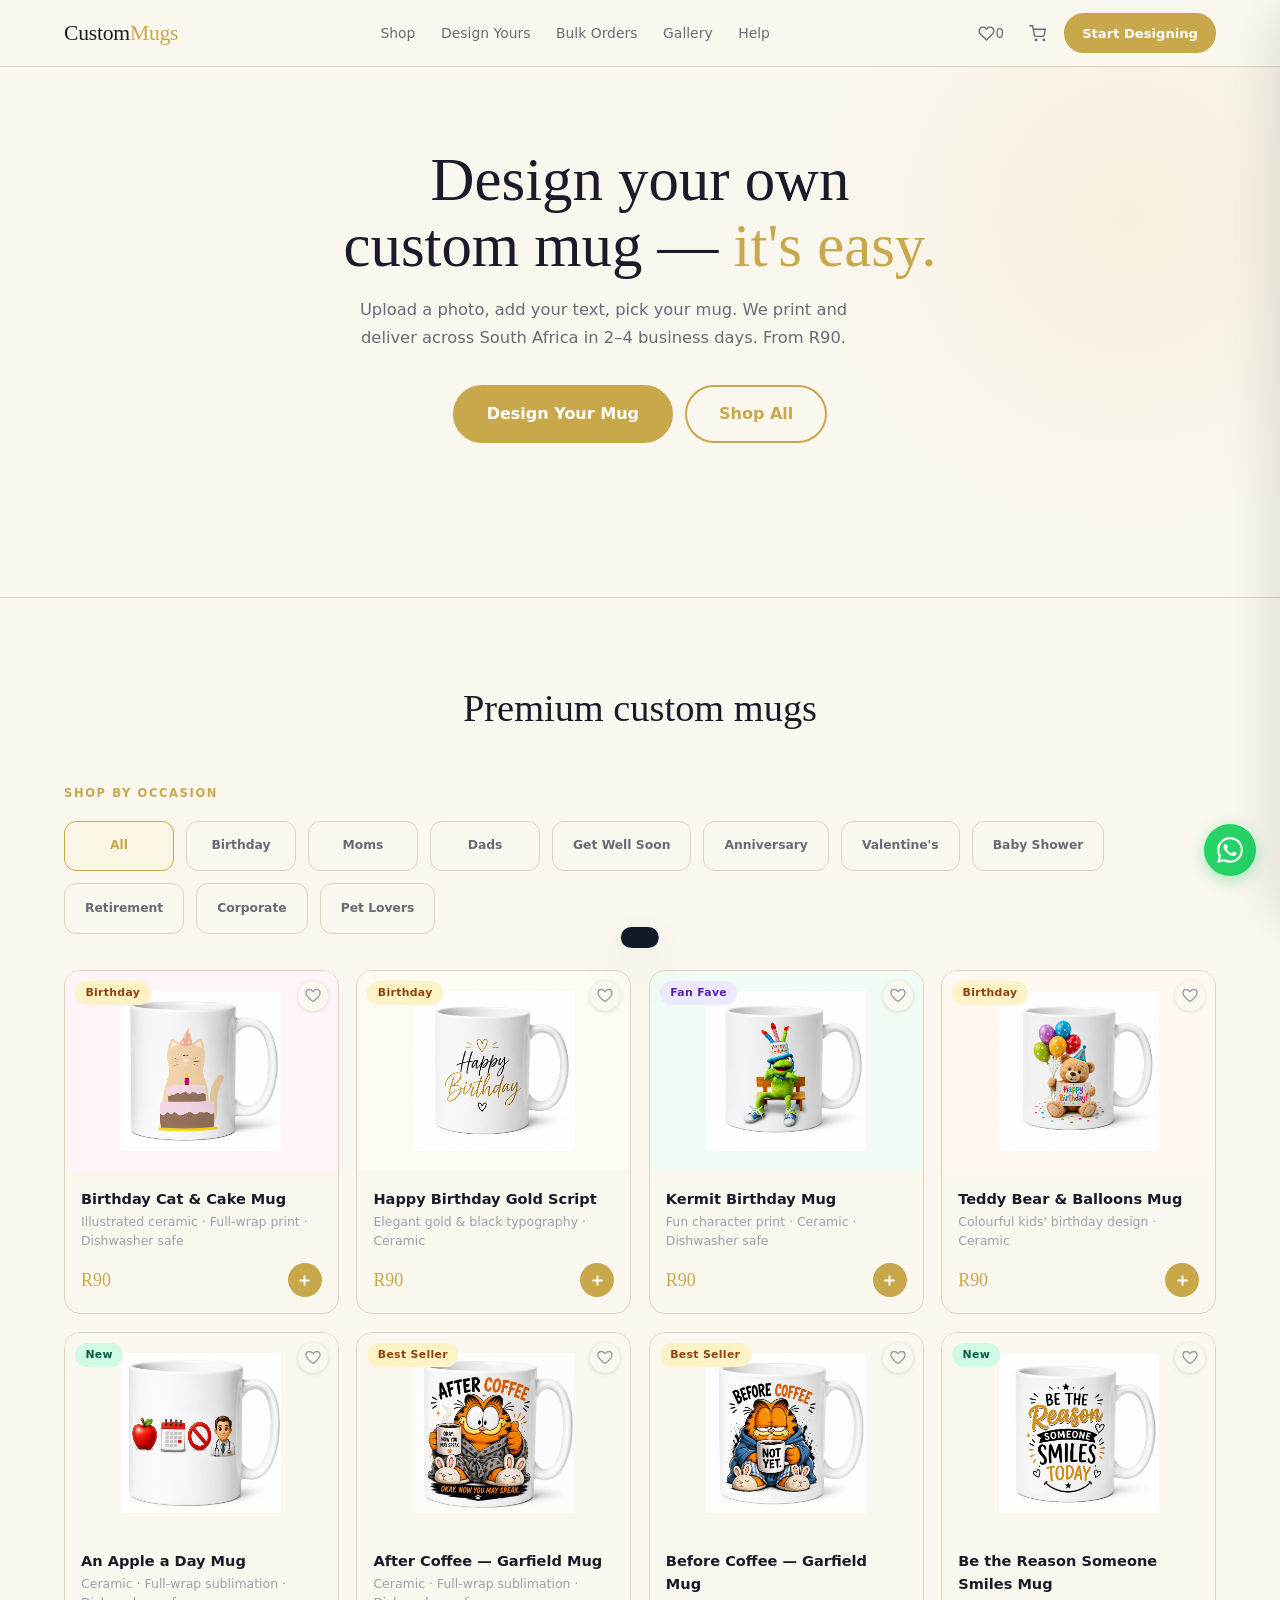
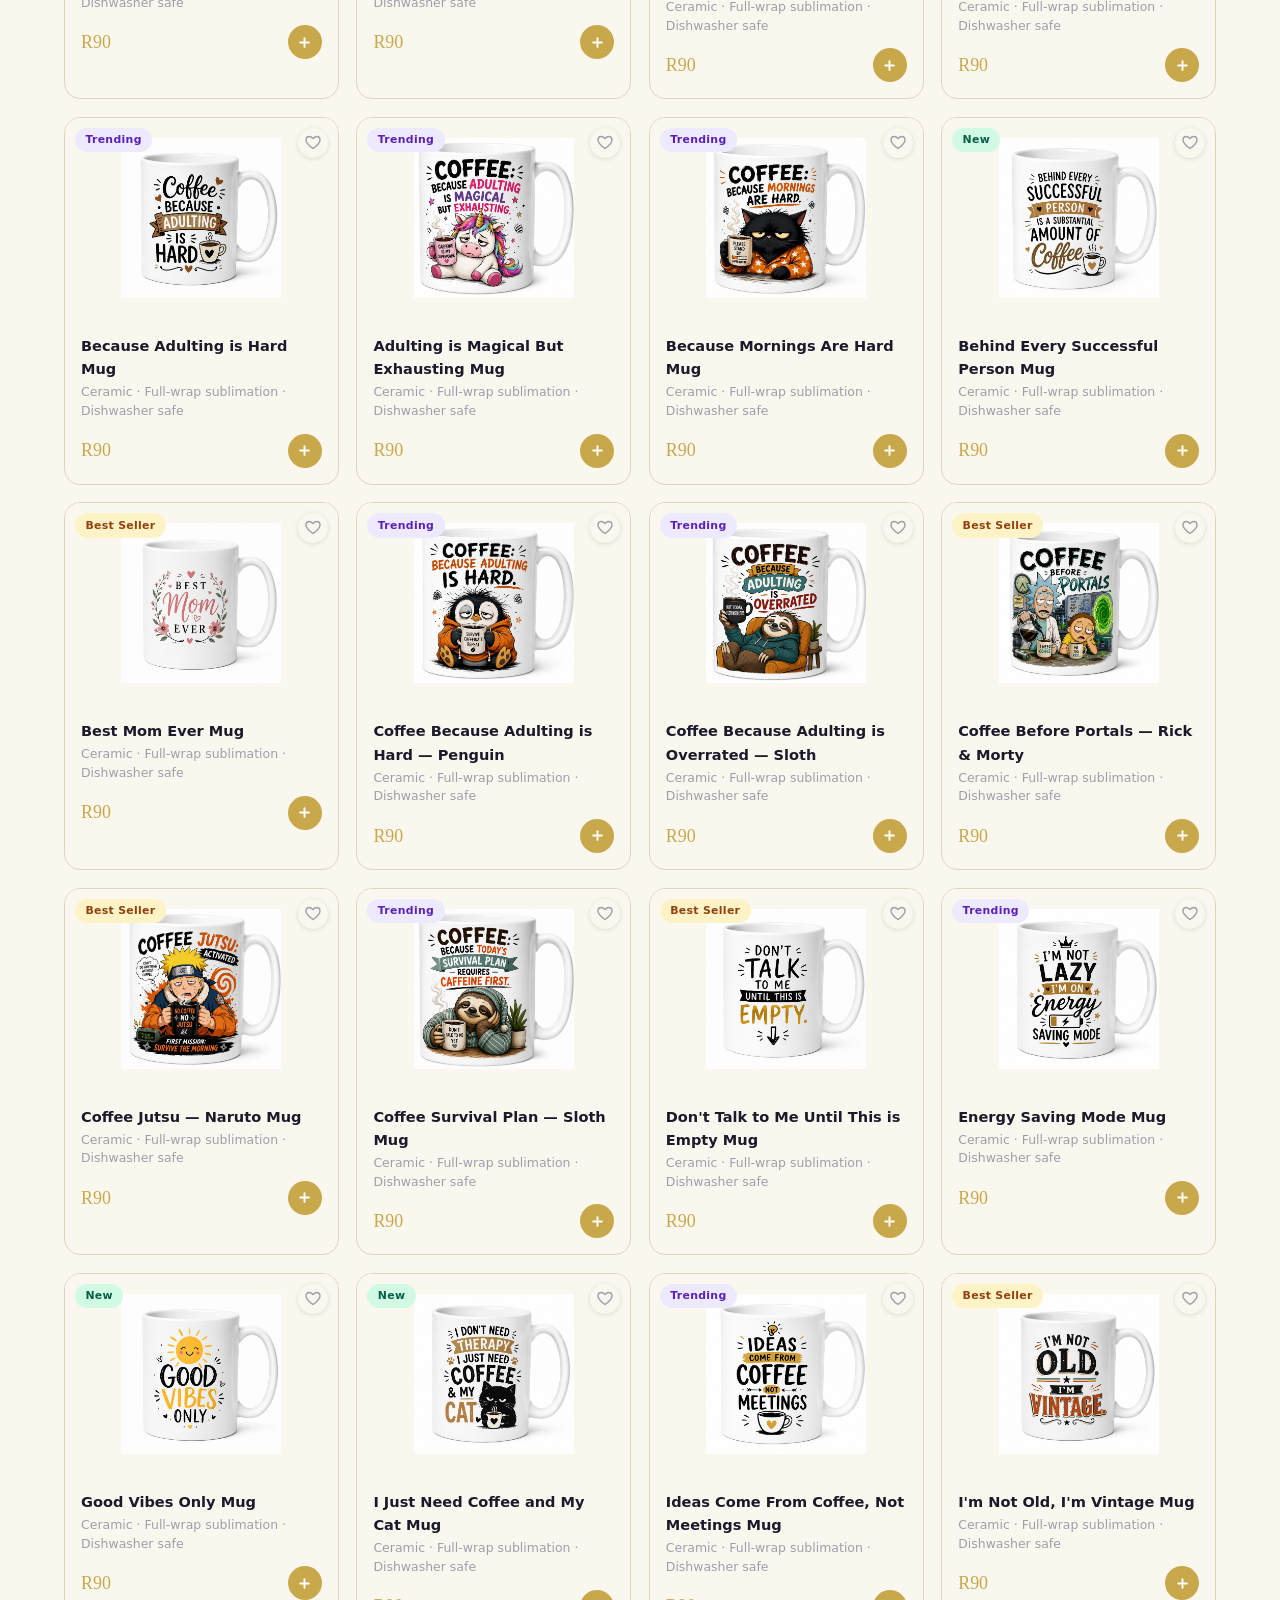
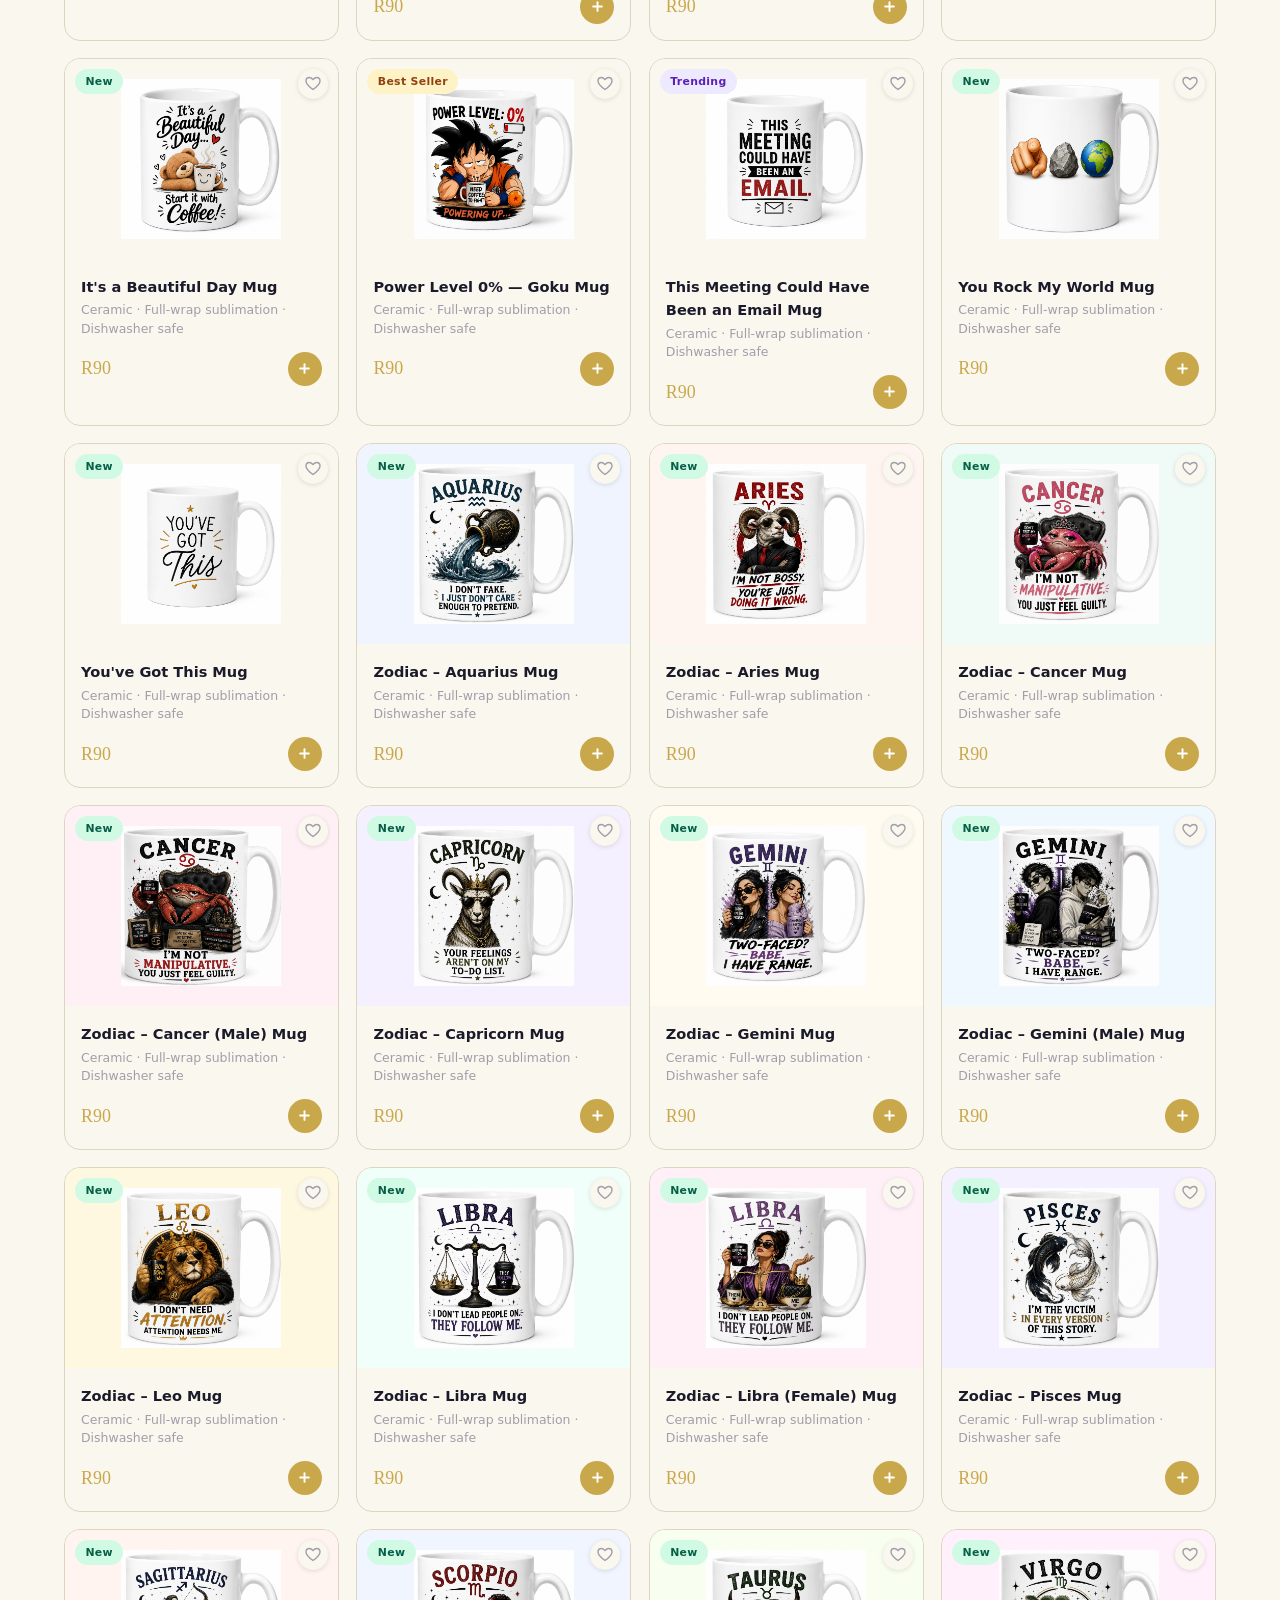
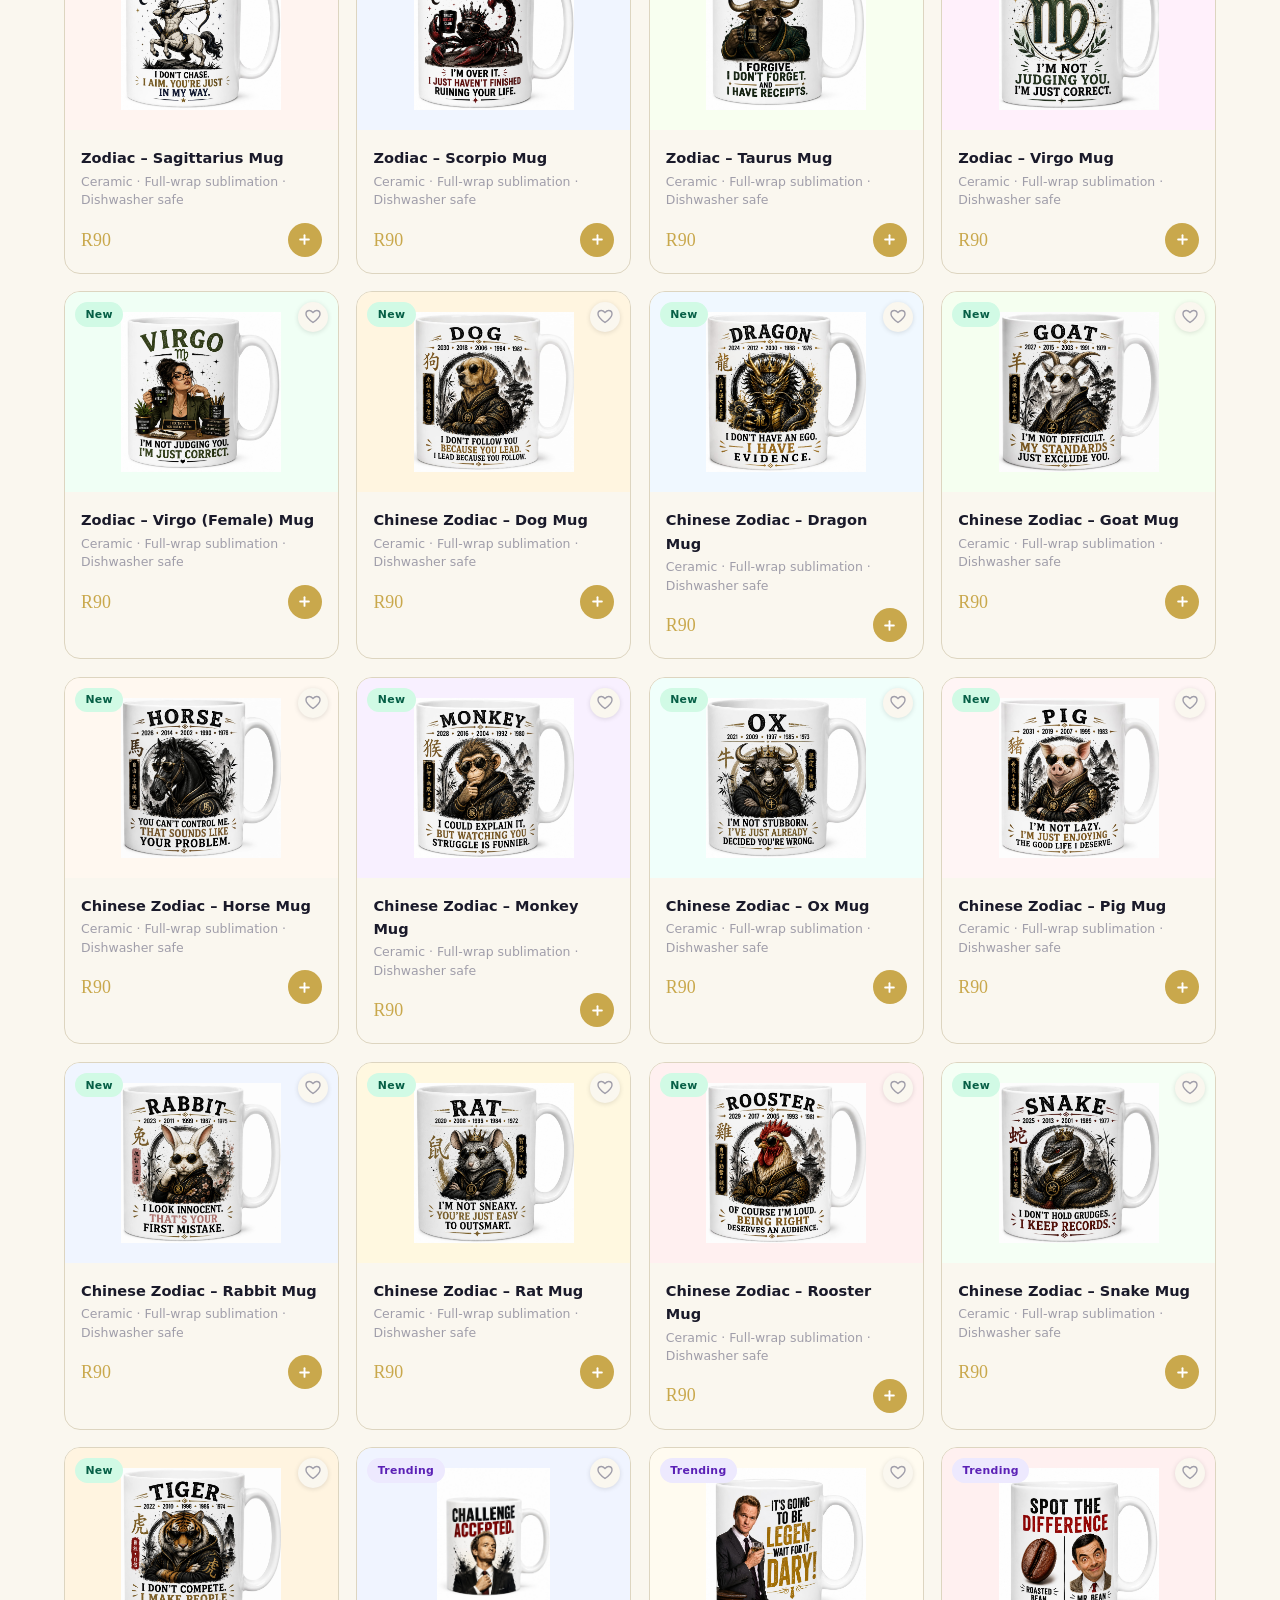
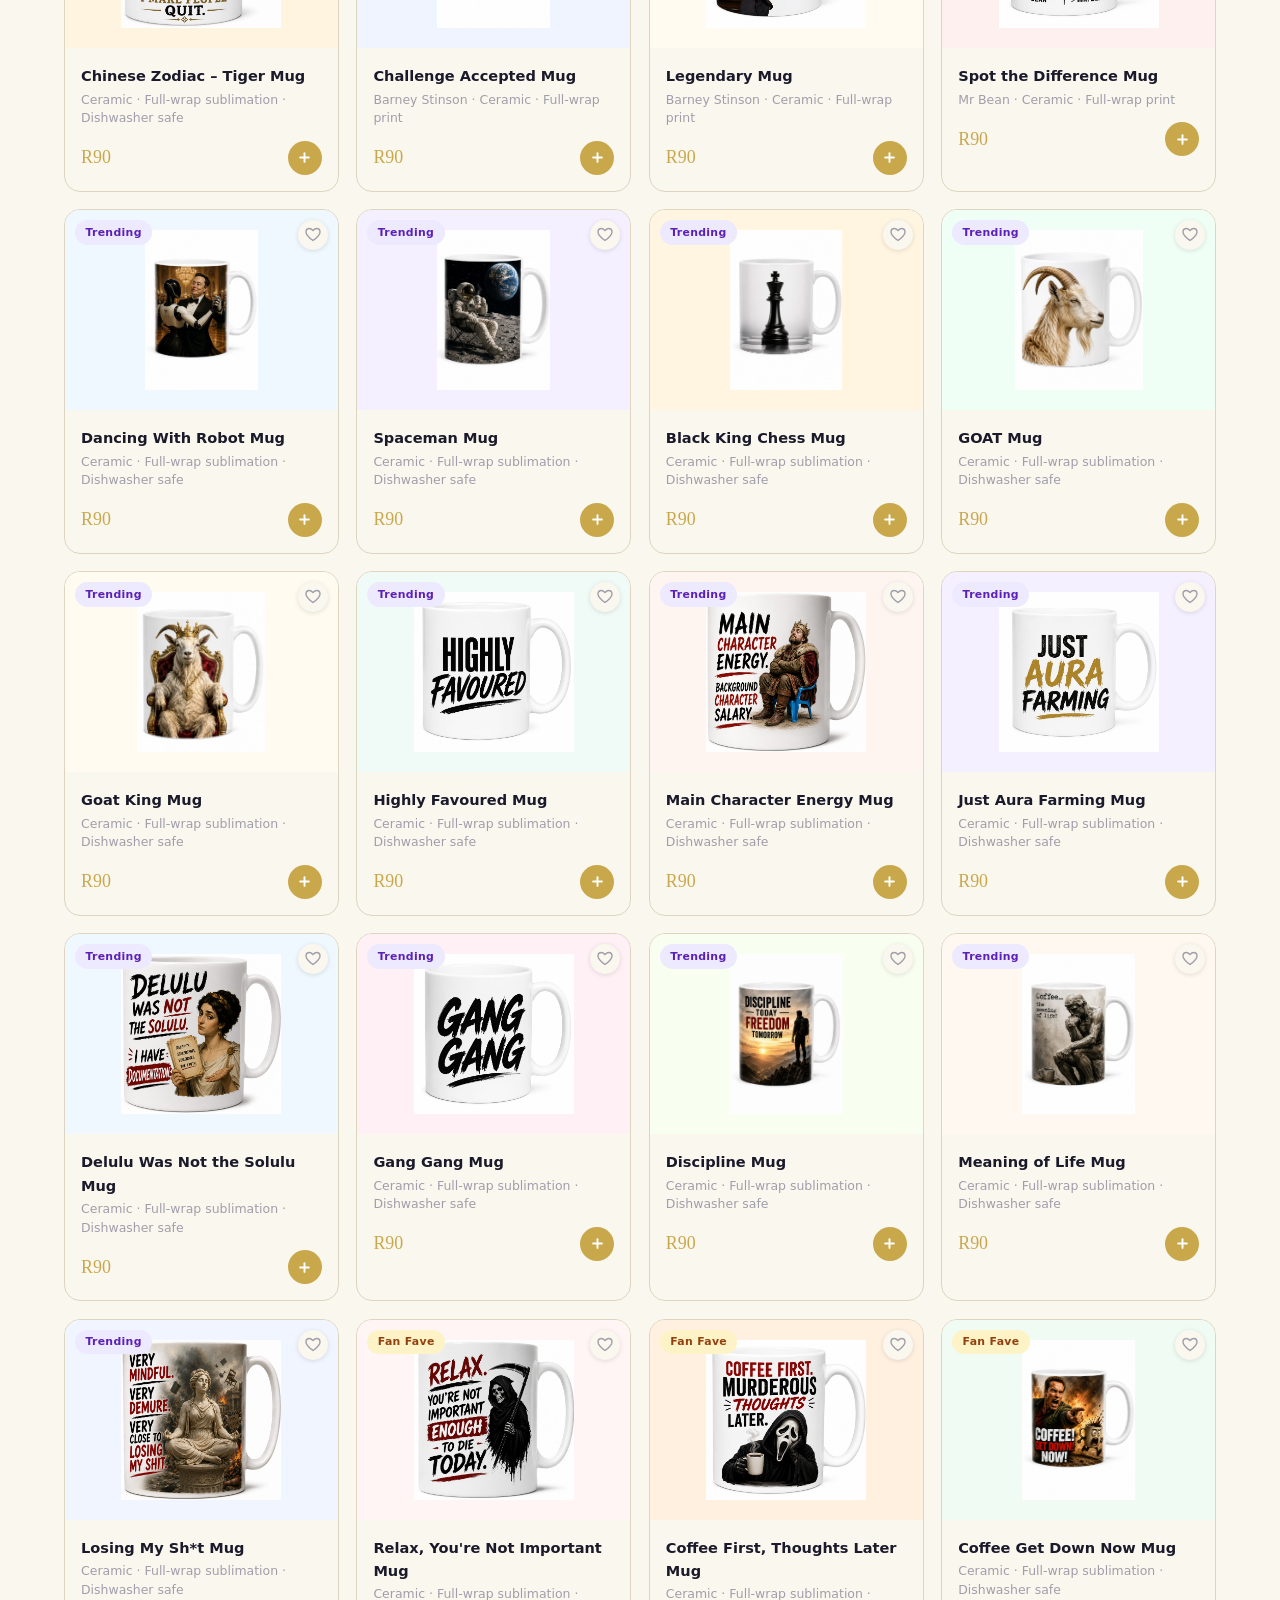
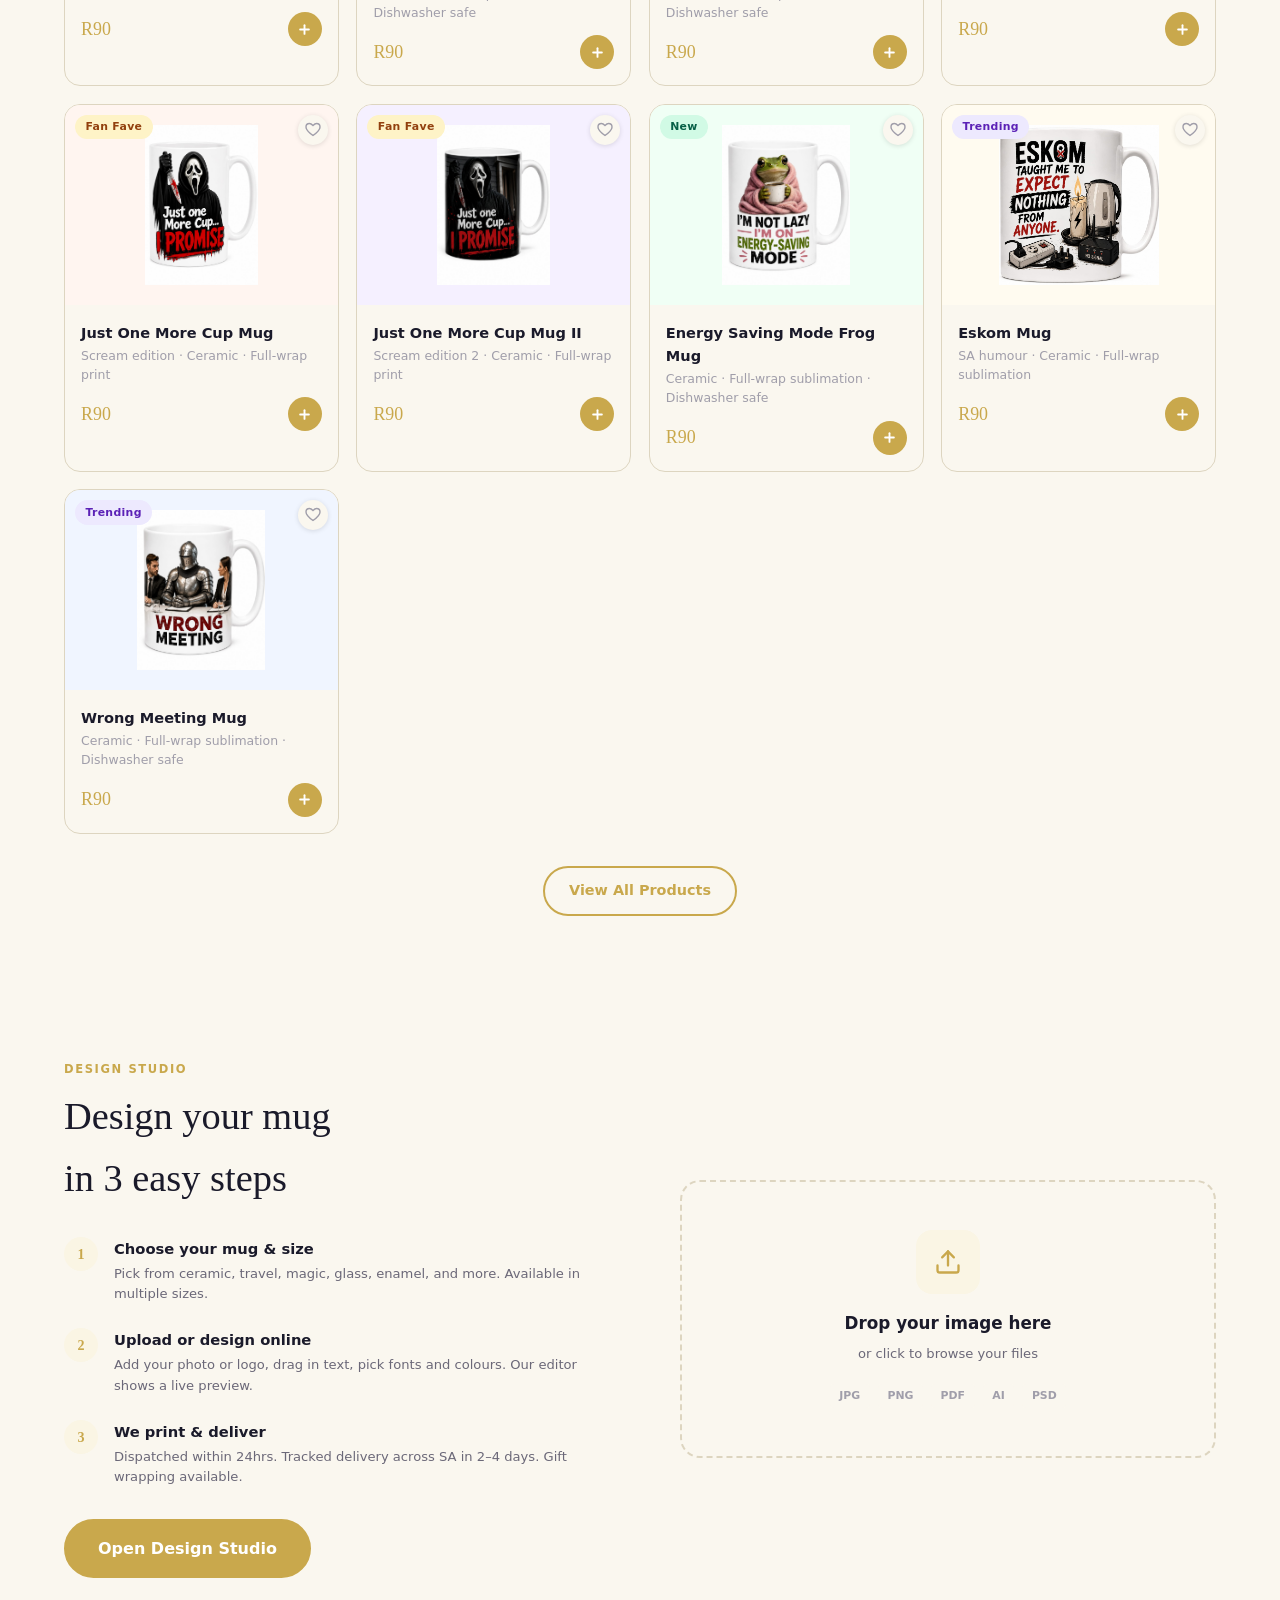
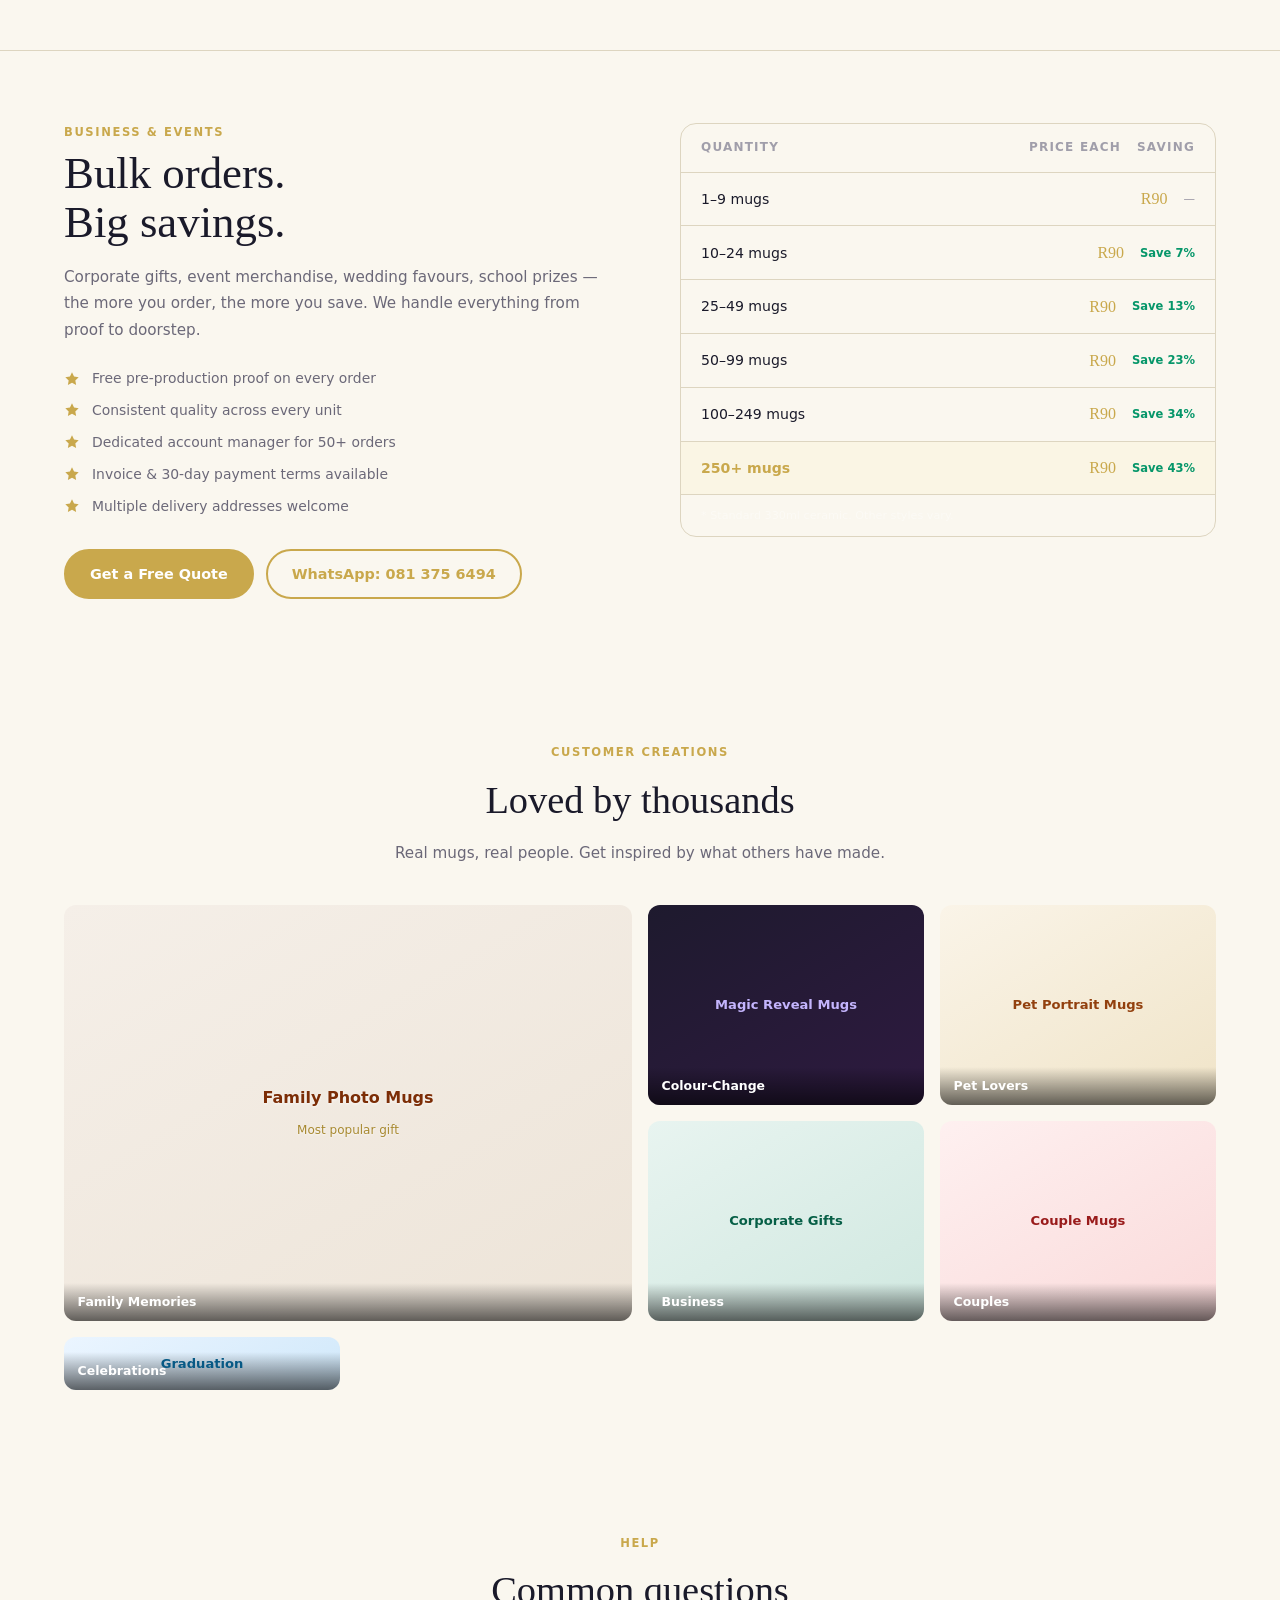
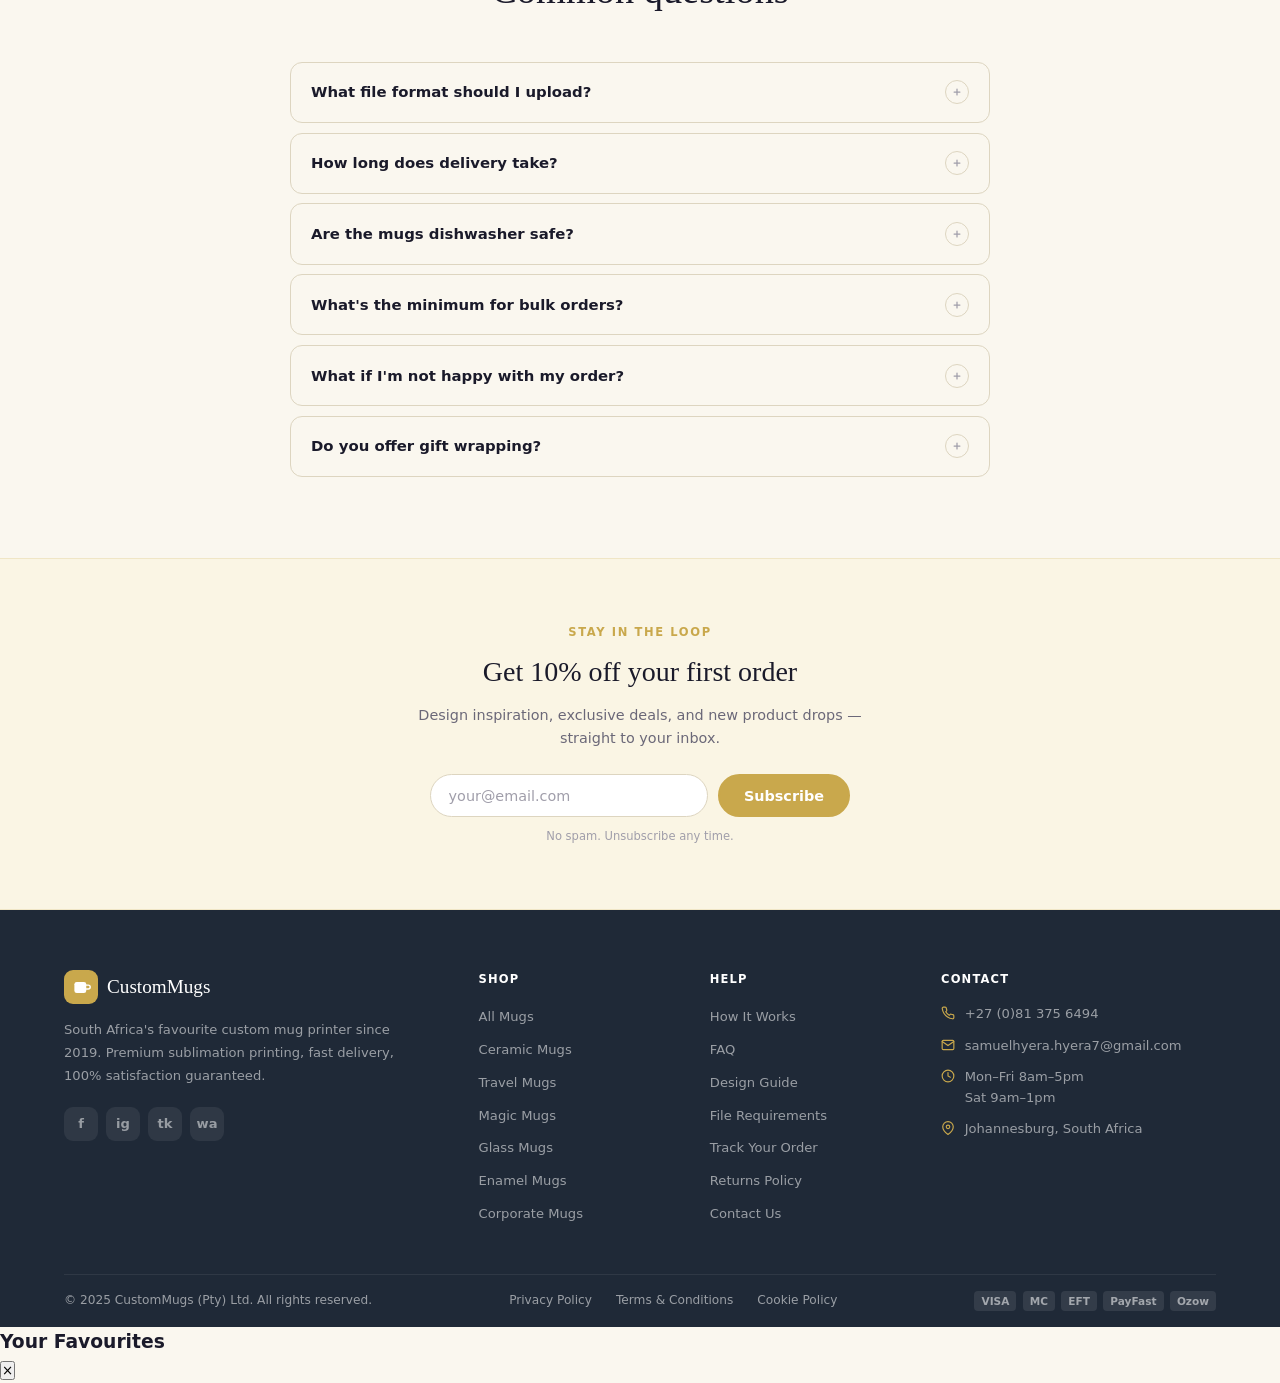
<file: index.html>
<!DOCTYPE html>
<html lang="en">
<head>
<meta charset="UTF-8">
<meta name="viewport" content="width=device-width, initial-scale=1.0">
<meta name="description" content="Design your own custom mug. Upload a photo, add your text, pick your mug. Printed and delivered across South Africa in 2–4 days from R90.">
<title>CustomMugs – Design. Print. Deliver.</title>
<style>
:root {
  --pri:#C9A84C; --pri-dk:#A88930; --pri-lt:#FAF5E4;
  --acc:#F5A623; --acc-lt:#FEF3DC;
  --dark:#111827; --dark2:#1F2937;
  --bg:#FAF7EF; --bg2:#FAF7EF; --surf:#FAF7EF;
  --txt:#1A1A2A; --txt2:#6B6878; --txt3:#A09EAA;
  --bdr:#DDD5C0;
  --sh:0 2px 12px rgba(0,0,0,.06);
  --sh-md:0 6px 28px rgba(0,0,0,.10);
  --sh-lg:0 16px 56px rgba(0,0,0,.14);
  --r:12px; --rp:999px;
}
@media(prefers-color-scheme:dark){:root{
  --bg:#0F1623; --bg2:#161E2E; --surf:#1C2636;
  --txt:#F0EEF8; --txt2:#8A8AA0; --txt3:#555570;
  --bdr:#253045; --pri-lt:#2A1508;
  --sh:0 2px 12px rgba(0,0,0,.3);
  --sh-md:0 6px 28px rgba(0,0,0,.45);
  --sh-lg:0 16px 56px rgba(0,0,0,.6);
}}
:root[data-theme=dark]{
  --bg:#0F1623; --bg2:#161E2E; --surf:#1C2636;
  --txt:#F0EEF8; --txt2:#8A8AA0; --txt3:#555570;
  --bdr:#253045; --pri-lt:#2A1508;
}
:root[data-theme=light]{
  --bg:#FAF7EF; --bg2:#FAF7EF; --surf:#FAF7EF;
  --txt:#1A1A2A; --txt2:#6B6878; --txt3:#A09EAA;
  --bdr:#DDD5C0;
}

*,*::before,*::after{box-sizing:border-box;margin:0;padding:0}
*:focus{outline:none}
*:focus-visible{outline:2px solid var(--pri);outline-offset:2px}
*{-webkit-tap-highlight-color:transparent}
html{scroll-behavior:smooth;font-size:16px}
body{font-family:-apple-system,BlinkMacSystemFont,"Segoe UI",system-ui,sans-serif;background:var(--bg);color:var(--txt);line-height:1.6;overflow-x:hidden}
img{max-width:100%;display:block}
a{color:inherit;text-decoration:none}
ul{list-style:none}
button{font-family:inherit;cursor:pointer}

.wrap{max-width:1200px;margin:0 auto;padding:0 1.5rem}
.serif{font-family:Georgia,"Times New Roman",serif;font-weight:normal}
.eyebrow{font-size:.72rem;font-weight:700;letter-spacing:.14em;text-transform:uppercase;color:var(--pri)}

/* ── BUTTONS ── */
.btn{display:inline-flex;align-items:center;gap:8px;padding:.72rem 1.5rem;border-radius:var(--rp);font-size:.9rem;font-weight:600;border:2px solid transparent;transition:transform .15s,box-shadow .15s,background .15s,color .15s;white-space:nowrap}
.btn:hover{transform:translateY(-2px)}
.btn-pri{background:var(--pri);color:#fff;border-color:var(--pri)}
.btn-pri:hover{background:var(--pri-dk);border-color:var(--pri-dk);box-shadow:0 6px 20px rgba(201,168,76,.4)}
.btn-out{background:transparent;color:var(--pri);border-color:var(--pri)}
.btn-out:hover{background:var(--pri-lt)}
.btn-dark{background:var(--dark);color:#fff;border-color:var(--dark)}
.btn-dark:hover{background:var(--dark2);box-shadow:0 6px 20px rgba(0,0,0,.3)}
.btn-wht{background:#fff;color:var(--pri);border-color:#fff}
.btn-wht:hover{background:var(--pri-lt)}
.btn-sm{padding:.48rem 1rem;font-size:.82rem}
.btn-lg{padding:.9rem 2rem;font-size:1rem}
.btn svg{width:17px;height:17px;flex-shrink:0}

/* ── ANNOUNCE BAR ── */
.announce{background:var(--pri);color:rgba(255,255,255,.92);text-align:center;padding:.55rem 1rem;font-size:.82rem;font-weight:500;position:relative}
.announce strong{color:#fff;font-weight:800}
.announce-close{position:absolute;right:1rem;top:50%;transform:translateY(-50%);background:none;border:none;color:rgba(255,255,255,.5);font-size:1.1rem;line-height:1;transition:color .15s;padding:0}
.announce-close:hover{color:#fff}

/* ── HEADER ── */
.header{position:sticky;top:0;z-index:100;background:color-mix(in srgb,var(--bg) 94%,transparent);backdrop-filter:blur(16px);border-bottom:1px solid var(--bdr);transition:box-shadow .2s}
.header.scrolled{box-shadow:var(--sh)}
.nav{display:flex;align-items:center;gap:1.25rem;height:66px;justify-content:space-between}
.logo{font-family:Georgia,serif;font-size:1.35rem;color:var(--txt);flex-shrink:0;letter-spacing:-.01em}
.logo-mk{width:34px;height:34px;border-radius:9px;background:var(--pri);display:flex;align-items:center;justify-content:center}
.logo-mk svg{width:19px;height:19px}
.logo em{color:var(--pri);font-style:normal}
.nav-links{display:flex;gap:.1rem;margin:0 auto;flex-wrap:nowrap}
.nav-links a{padding:.44rem .75rem;border-radius:8px;font-size:.87rem;font-weight:500;color:var(--txt2);transition:color .15s,background .15s;white-space:nowrap}
.nav-links a:hover{color:var(--pri);background:var(--pri-lt)}
.nav-end{display:flex;align-items:center;gap:.5rem}
.icon-btn{width:38px;height:38px;border-radius:50%;border:none;background:var(--bg2);display:flex;align-items:center;justify-content:center;color:var(--txt2);transition:background .15s,color .15s;position:relative}
.icon-btn:hover{background:var(--pri-lt);color:var(--pri)}
.icon-btn svg{width:17px;height:17px}
.cart-badge{position:absolute;top:-3px;right:-3px;width:17px;height:17px;border-radius:50%;background:var(--pri);color:#fff;font-size:.62rem;font-weight:700;display:none;align-items:center;justify-content:center}
.cart-badge.on{display:flex}
.hamburger{display:none;flex-direction:column;gap:5px;background:none;border:none;padding:4px}
.hamburger span{display:block;width:22px;height:2px;background:var(--txt);border-radius:2px;transition:all .3s}

/* ── MOBILE NAV ── */
.mob-nav{display:none;position:fixed;inset:0;background:var(--surf);z-index:200;padding:5rem 2rem 2rem;flex-direction:column;gap:.4rem}
.mob-nav.on{display:flex}
.mob-nav a{padding:.9rem 1rem;border-radius:10px;font-weight:500;font-size:1.05rem;transition:background .15s,color .15s}
.mob-nav a:hover{background:var(--bg2);color:var(--pri)}
.mob-close{position:absolute;top:1.2rem;right:1.5rem;background:var(--bg2);border:none;width:38px;height:38px;border-radius:50%;font-size:1.2rem;display:flex;align-items:center;justify-content:center;color:var(--txt)}

/* ── HERO ── */
.hero{background:var(--bg);overflow:hidden;position:relative;padding:80px 0 0;border-bottom:1px solid var(--bdr)}
.hero::after{content:'';position:absolute;top:-200px;right:-200px;width:700px;height:700px;border-radius:50%;background:radial-gradient(circle,rgba(201,168,76,.1) 0%,transparent 65%)}
.hero-inner{display:flex;flex-direction:column;align-items:center;text-align:center;padding-bottom:60px;max-width:700px;margin:0 auto;position:relative;z-index:1}
.hero-tag{display:inline-flex;align-items:center;gap:8px;background:var(--pri-lt);border:1px solid rgba(201,168,76,.3);border-radius:var(--rp);padding:.35rem .9rem;font-size:.78rem;font-weight:600;color:var(--pri);margin-bottom:1.5rem}
.hero-tag::before{content:'';width:6px;height:6px;border-radius:50%;background:var(--pri);flex-shrink:0}
.hero-h{font-family:Georgia,serif;font-size:clamp(2.4rem,5vw,3.8rem);color:var(--txt);line-height:1.08;margin-bottom:1.1rem;text-wrap:balance}
.hero-h em{color:var(--pri);font-style:italic}
.hero-p{color:var(--txt2);font-size:1.02rem;line-height:1.75;margin-bottom:2rem;max-width:520px;text-align:center}
.hero-btns{display:flex;gap:.75rem;flex-wrap:wrap;justify-content:center;margin-bottom:2.5rem}
.hero-trust{display:flex;gap:1.75rem;flex-wrap:wrap}
.htrust{display:flex;align-items:center;gap:7px;font-size:.8rem;color:var(--txt3);font-weight:500}
.htrust svg{width:15px;height:15px;color:var(--pri);flex-shrink:0}

/* hero visual */
.hero-vis{position:relative;padding:2rem 0 0;display:flex;justify-content:center}
.hero-mug-wrap{position:relative;width:100%;max-width:380px}
.mug-main{animation:float 3.8s ease-in-out infinite}
@keyframes float{0%,100%{transform:translateY(0)}50%{transform:translateY(-14px)}}
.hero-chip{position:absolute;background:var(--surf);border-radius:var(--r);box-shadow:var(--sh-lg);padding:.6rem .9rem;display:flex;align-items:center;gap:.65rem;font-size:.78rem;font-weight:600;color:var(--txt);border:1px solid var(--bdr);white-space:nowrap}
.chip-ico{width:28px;height:28px;border-radius:8px;display:flex;align-items:center;justify-content:center;font-size:1rem;flex-shrink:0}
.chip-sub{font-size:.68rem;font-weight:400;color:var(--txt3);display:block;margin-top:1px}
.hero-wave{display:block;width:100%;color:var(--bg2)}

/* ── OCCASIONS ── */
.occasions{background:var(--bg);padding:40px 0}
.occ-label{text-align:center;margin-bottom:1.5rem}
.occ-grid{display:flex;flex-wrap:wrap;gap:.75rem;padding-bottom:.5rem}
.occ-card{background:var(--surf);border:1.5px solid var(--bdr);border-radius:var(--r);padding:.9rem 1.25rem;text-align:center;cursor:pointer;transition:all .2s;min-width:110px}
@media(max-width:640px){
  .occ-grid{flex-wrap:nowrap;overflow-x:auto;scrollbar-width:none;-webkit-overflow-scrolling:touch}
  .occ-grid::-webkit-scrollbar{display:none}
  .occ-card{flex-shrink:0}
}
.occ-card:hover,.occ-card.on{border-color:var(--pri);background:var(--pri-lt)}
.occ-card:hover .occ-icon,.occ-card.on .occ-icon{transform:scale(1.15)}
.occ-icon{font-size:1.8rem;margin-bottom:.35rem;display:block;transition:transform .2s}
.occ-name{font-size:.77rem;font-weight:700;color:var(--txt2)}
.occ-card.on .occ-name{color:var(--pri)}

/* ── PRODUCTS ── */
.products{background:var(--bg2);padding:72px 0}
.sec-hdr{text-align:center;margin-bottom:2.5rem}
.sec-h{font-family:Georgia,serif;font-size:clamp(1.7rem,3vw,2.4rem);color:var(--txt);margin:.5rem 0 .6rem;text-wrap:balance}
.sec-sub{font-size:.95rem;color:var(--txt2);max-width:500px;margin:0 auto}
.product-tabs{display:flex;justify-content:center;gap:.4rem;flex-wrap:wrap;margin-bottom:2rem}
.ptab{padding:.42rem 1.1rem;border-radius:var(--rp);border:1.5px solid var(--bdr);background:var(--surf);font-size:.82rem;font-weight:600;color:var(--txt2);transition:all .15s}
.ptab:hover,.ptab.on{background:var(--pri);color:#fff;border-color:var(--pri)}
.pgrid{display:grid;grid-template-columns:repeat(auto-fill,minmax(236px,1fr));gap:1.1rem}

/* product card */
.pc{background:var(--surf);border-radius:16px;border:1px solid var(--bdr);overflow:hidden;transition:transform .2s,box-shadow .2s;cursor:pointer;position:relative}
.pc:hover{transform:translateY(-5px);box-shadow:var(--sh-md)}
.pc-img{height:200px;display:flex;align-items:center;justify-content:center;position:relative;overflow:hidden}
.pc-badge{position:absolute;top:10px;left:10px;padding:.22rem .65rem;border-radius:var(--rp);font-size:.68rem;font-weight:700;letter-spacing:.03em}
.b-hot{background:#fef3c7;color:#92400e}
.b-new{background:#d1fae5;color:#065f46}
.b-sale{background:#fee2e2;color:#991b1b}
.b-trend{background:#ede9fe;color:#5b21b6}
.pc-wl{position:absolute;top:10px;right:10px;width:30px;height:30px;border-radius:50%;border:none;background:var(--surf);display:flex;align-items:center;justify-content:center;box-shadow:0 1px 5px rgba(0,0,0,.12);color:var(--txt3);font-size:.85rem;transition:color .15s}
.pc-wl:hover,.pc-wl.on{color:#e11d48}
.pc-body{padding:1rem}
.pc-name{font-weight:700;font-size:.91rem;margin-bottom:.18rem;color:var(--txt)}
.pc-desc{font-size:.78rem;color:var(--txt3);margin-bottom:.8rem;line-height:1.5}
.pc-foot{display:flex;align-items:center;justify-content:space-between}
.pc-price{font-family:Georgia,serif;font-size:1.12rem;color:var(--pri);font-weight:normal}
.pc-was{font-size:.75rem;color:var(--txt3);text-decoration:line-through;margin-left:.3rem}
.pc-atc{width:34px;height:34px;border-radius:50%;border:none;background:var(--pri);color:#fff;display:flex;align-items:center;justify-content:center;transition:background .15s,transform .15s}
.pc-atc:hover{background:var(--pri-dk);transform:scale(1.1)}
.pc-atc svg{width:15px;height:15px}
.pc-sizes{display:flex;gap:.3rem;margin-bottom:.7rem}
.sz{padding:.18rem .5rem;border-radius:4px;border:1px solid var(--bdr);font-size:.68rem;font-weight:600;color:var(--txt2);cursor:pointer;transition:all .15s}
.sz:hover,.sz.on{border-color:var(--pri);color:var(--pri)}

/* ── DESIGN UPLOAD ── */
.design-strip{background:var(--bg);padding:72px 0}
.design-inner{display:grid;grid-template-columns:1fr 1fr;gap:5rem;align-items:center}
.design-steps{display:flex;flex-direction:column;gap:1.5rem;margin:1.75rem 0 2rem}
.ds{display:flex;align-items:flex-start;gap:1rem}
.ds-num{width:34px;height:34px;border-radius:50%;background:var(--pri-lt);color:var(--pri);font-weight:800;font-size:.88rem;display:flex;align-items:center;justify-content:center;flex-shrink:0;font-family:Georgia,serif}
.ds-title{font-weight:700;font-size:.92rem;margin-bottom:.2rem}
.ds-body{font-size:.82rem;color:var(--txt2);line-height:1.55}
.upload-box{background:var(--surf);border:2.5px dashed var(--bdr);border-radius:20px;padding:3rem 2rem;text-align:center;transition:border-color .2s,background .2s;cursor:pointer;position:relative;overflow:hidden}
.upload-box:hover{border-color:var(--pri);background:var(--pri-lt)}
.upload-ico{width:64px;height:64px;border-radius:16px;background:var(--pri-lt);display:flex;align-items:center;justify-content:center;margin:0 auto 1rem;color:var(--pri);transition:transform .2s}
.upload-box:hover .upload-ico{transform:scale(1.08)}
.upload-ico svg{width:28px;height:28px}
.upload-title{font-weight:700;font-size:1.05rem;margin-bottom:.4rem}
.upload-sub{font-size:.82rem;color:var(--txt2);margin-bottom:1.25rem}
.upload-types{display:flex;justify-content:center;gap:.5rem;flex-wrap:wrap}
.utype{padding:.2rem .6rem;border-radius:4px;background:var(--bg2);font-size:.68rem;font-weight:600;color:var(--txt3)}
.design-preview{background:var(--bg2);border-radius:16px;margin-top:1.25rem;padding:1rem;display:flex;align-items:center;gap:.75rem;border:1px solid var(--bdr)}
.dp-img{width:44px;height:44px;border-radius:8px;background:var(--pri-lt);display:flex;align-items:center;justify-content:center;flex-shrink:0;font-size:1.3rem}
.dp-name{font-weight:600;font-size:.85rem}
.dp-size{font-size:.75rem;color:var(--txt3)}
.dp-ok{margin-left:auto;color:#059669;font-size:.8rem;font-weight:600;display:flex;align-items:center;gap:4px}
.dp-ok svg{width:14px;height:14px}

/* ── QUALITY BAND ── */
.quality{background:var(--bg2);padding:56px 0}
.qual-grid{display:grid;grid-template-columns:repeat(4,1fr);gap:1px;background:var(--bdr);border:1px solid var(--bdr);border-radius:var(--r);overflow:hidden}
.qual-item{background:var(--surf);padding:2rem 1.5rem;text-align:center;transition:background .2s}
.qual-item:hover{background:var(--pri-lt)}
.qual-ico{font-size:2rem;margin-bottom:.75rem;display:block}
.qual-val{font-family:Georgia,serif;font-size:1.6rem;color:var(--pri);margin-bottom:.25rem}
.qual-lbl{font-size:.8rem;color:var(--txt3);line-height:1.4}

/* ── OCCASIONS PRODUCTS ── */
.featured{background:var(--bg);padding:72px 0}

/* ── BULK ── */
.bulk{background:var(--bg);padding:72px 0;position:relative;overflow:hidden;border-top:1px solid var(--bdr)}
.bulk-inner{display:grid;grid-template-columns:1fr 1fr;gap:5rem;align-items:start;position:relative;z-index:1}
.bulk-h{font-family:Georgia,serif;font-size:clamp(1.8rem,3.5vw,2.8rem);color:var(--txt);margin:.5rem 0 1rem;text-wrap:balance;line-height:1.1}
.bulk-p{color:var(--txt2);font-size:.95rem;line-height:1.75;margin-bottom:1.5rem}
.bulk-perks{display:flex;flex-direction:column;gap:.6rem;margin-bottom:2rem}
.bperk{display:flex;align-items:center;gap:.75rem;font-size:.87rem;color:var(--txt2)}
.bperk svg{width:16px;height:16px;color:var(--pri);flex-shrink:0}
.bulk-btns{display:flex;gap:.75rem;flex-wrap:wrap}
.tier-card{background:var(--surf);border:1px solid var(--bdr);border-radius:16px;overflow:hidden}
.tier-hdr{padding:.9rem 1.25rem;font-size:.75rem;font-weight:700;letter-spacing:.1em;text-transform:uppercase;color:var(--txt3);border-bottom:1px solid var(--bdr);display:grid;grid-template-columns:1fr auto auto;gap:1rem}
.tier-row{display:grid;grid-template-columns:1fr auto auto;gap:1rem;padding:.85rem 1.25rem;align-items:center;border-bottom:1px solid var(--bdr);transition:background .15s;font-size:.88rem}
.tier-row:last-child{border-bottom:none}
.tier-row:hover{background:var(--pri-lt)}
.tier-row.best{background:var(--pri-lt)}
.tier-range{color:var(--txt)}
.tier-price{font-family:Georgia,serif;font-size:1rem;color:var(--pri);text-align:right;font-variant-numeric:tabular-nums}
.tier-save{font-size:.72rem;color:var(--txt3);text-align:right}
.tier-save.good{color:#059669;font-weight:700}
.tier-row.best .tier-range{color:var(--pri);font-weight:700}

/* ── TESTIMONIALS ── */
.reviews{background:var(--bg2);padding:72px 0}
.rev-grid{display:grid;grid-template-columns:repeat(3,1fr);gap:1.1rem}
.rev-card{background:var(--surf);border-radius:16px;border:1px solid var(--bdr);padding:1.6rem;transition:transform .2s}
.rev-card:hover{transform:translateY(-4px)}
.rev-stars{color:var(--acc);font-size:.95rem;letter-spacing:.05em;margin-bottom:.9rem}
.rev-text{font-size:.87rem;color:var(--txt2);line-height:1.75;font-style:italic;margin-bottom:1.2rem}
.rev-author{display:flex;align-items:center;gap:.75rem}
.rev-av{width:38px;height:38px;border-radius:50%;display:flex;align-items:center;justify-content:center;font-weight:700;font-size:.82rem;color:#fff;flex-shrink:0}
.rev-name{font-weight:700;font-size:.87rem}
.rev-loc{font-size:.74rem;color:var(--txt3)}
.rev-verified{display:inline-flex;align-items:center;gap:4px;font-size:.7rem;color:#059669;font-weight:600;margin-top:.2rem}
.rev-verified svg{width:11px;height:11px}

/* ── GALLERY ── */
.gallery{background:var(--bg);padding:72px 0}
.gal-grid{display:grid;grid-template-columns:repeat(4,1fr);grid-template-rows:200px 200px;gap:1rem}
.gi{border-radius:var(--r);overflow:hidden;cursor:pointer;transition:transform .2s,box-shadow .2s;position:relative;display:flex;align-items:center;justify-content:center}
.gi:hover{transform:scale(1.02);box-shadow:var(--sh-lg)}
.gi.big{grid-column:span 2;grid-row:span 2}
.gi-label{position:absolute;bottom:0;left:0;right:0;padding:.55rem .85rem;background:linear-gradient(to top,rgba(0,0,0,.6),transparent);color:#fff;font-size:.78rem;font-weight:600}
.gi-inner{display:flex;flex-direction:column;align-items:center;justify-content:center;width:100%;height:100%;padding:1rem;gap:.4rem}
.gi-em{font-size:2.2rem}
.gi-ttl{font-weight:700;font-size:.82rem;text-align:center}

/* ── FAQ ── */
.faq{background:var(--bg2);padding:72px 0}
.faq-wrap{max-width:700px;margin:0 auto}
.fq{border:1.5px solid var(--bdr);border-radius:var(--r);margin-bottom:.6rem;overflow:hidden;transition:border-color .2s}
.fq.on{border-color:var(--pri)}
.fq-q{width:100%;background:none;border:none;text-align:left;padding:1.1rem 1.25rem;display:flex;justify-content:space-between;align-items:center;gap:1rem;font-size:.93rem;font-weight:600;color:var(--txt);transition:color .15s}
.fq-q:hover{color:var(--pri)}
.fq-icon{width:24px;height:24px;border-radius:50%;border:1.5px solid var(--bdr);display:flex;align-items:center;justify-content:center;flex-shrink:0;transition:all .25s;color:var(--txt3)}
.fq.on .fq-icon{transform:rotate(45deg);background:var(--pri);border-color:var(--pri);color:#fff}
.fq-a{overflow:hidden;max-height:0;transition:max-height .3s ease}
.fq.on .fq-a{max-height:250px}
.fq-ai{padding:0 1.25rem 1.1rem;font-size:.87rem;color:var(--txt2);line-height:1.75}

/* ── NEWSLETTER ── */
.nl{background:var(--pri-lt);padding:64px 0;text-align:center;border-top:1px solid rgba(201,168,76,.2);border-bottom:1px solid rgba(201,168,76,.2)}
.nl-inner{max-width:520px;margin:0 auto}
.nl-h{font-family:Georgia,serif;font-size:1.75rem;color:var(--txt);margin:.5rem 0 .6rem;text-wrap:balance}
.nl-sub{color:var(--txt2);font-size:.9rem;margin-bottom:1.5rem}
.nl-form{display:flex;gap:.6rem;max-width:420px;margin:0 auto}
.nl-inp{flex:1;padding:.75rem 1.1rem;border:1.5px solid var(--bdr);border-radius:var(--rp);background:#fff;color:var(--txt);font-family:inherit;font-size:.9rem;outline:none;transition:border-color .15s}
.nl-inp::placeholder{color:var(--txt3)}
.nl-inp:focus{border-color:var(--pri)}
.nl-note{font-size:.72rem;color:var(--txt3);margin-top:.6rem}

/* ── FOOTER ── */
.footer{background:var(--dark2);color:rgba(255,255,255,.55);padding:60px 0 0}
.ft-grid{display:grid;grid-template-columns:2fr 1fr 1fr 1.5fr;gap:3rem;padding-bottom:3rem;border-bottom:1px solid rgba(255,255,255,.07)}
.ft-logo{display:flex;align-items:center;gap:9px;font-family:Georgia,serif;font-size:1.2rem;color:#fff;margin-bottom:.9rem}
.ft-desc{font-size:.82rem;line-height:1.75;margin-bottom:1.2rem}
.socials{display:flex;gap:.5rem}
.soc{width:34px;height:34px;border-radius:9px;background:rgba(255,255,255,.07);display:flex;align-items:center;justify-content:center;color:rgba(255,255,255,.5);transition:background .15s,color .15s;font-size:.82rem;font-weight:700}
.soc:hover{background:var(--pri);color:#fff}
.ft-hdr{font-size:.72rem;font-weight:700;letter-spacing:.1em;text-transform:uppercase;color:#fff;margin-bottom:.9rem}
.ft-links{display:flex;flex-direction:column;gap:.45rem}
.ft-links a{font-size:.82rem;transition:color .15s}
.ft-links a:hover{color:var(--pri)}
.ft-contact{display:flex;flex-direction:column;gap:.65rem}
.ft-ci{display:flex;align-items:flex-start;gap:.6rem;font-size:.82rem}
.ft-ci svg{width:14px;height:14px;flex-shrink:0;margin-top:3px;color:var(--pri)}
.ft-bot{display:flex;align-items:center;justify-content:space-between;flex-wrap:wrap;gap:1rem;padding:1rem 0}
.ft-copy{font-size:.76rem}
.ft-bot-links{display:flex;gap:1.5rem}
.ft-bot-links a{font-size:.76rem;transition:color .15s}
.ft-bot-links a:hover{color:var(--pri)}
.pays{display:flex;gap:.4rem}
.pay{background:rgba(255,255,255,.09);border-radius:4px;padding:2px 7px;font-size:.66rem;font-weight:700;color:rgba(255,255,255,.55)}

/* ── CART ── */
.cart-ov{display:none;position:fixed;inset:0;background:rgba(0,0,0,.5);z-index:200;backdrop-filter:blur(2px)}
.cart-ov.on{display:block}
.cart{position:fixed;top:0;right:-420px;width:100%;max-width:420px;height:100vh;background:var(--surf);z-index:201;display:flex;flex-direction:column;transition:right .3s cubic-bezier(.4,0,.2,1);box-shadow:var(--sh-lg)}
.cart.on{right:0}
.cart-hd{padding:1.25rem 1.5rem;border-bottom:1px solid var(--bdr);display:flex;align-items:center;justify-content:space-between}
.cart-hd h3{font-size:.97rem;font-weight:700}
.cart-cl{width:30px;height:30px;border-radius:50%;border:none;background:var(--bg2);display:flex;align-items:center;justify-content:center;color:var(--txt);transition:background .15s}
.cart-cl:hover{background:#fee2e2;color:#e11d48}
.cart-bd{flex:1;overflow-y:auto;padding:1.25rem}
.cart-empty{height:100%;display:flex;flex-direction:column;align-items:center;justify-content:center;gap:.65rem;color:var(--txt3);text-align:center}
.cart-empty svg{width:48px;height:48px;opacity:.25}
.cart-empty p{font-weight:600;font-size:.9rem}
.cart-empty small{font-size:.78rem}
.ci{display:flex;gap:.85rem;align-items:center;padding:.7rem;background:var(--bg2);border-radius:10px;margin-bottom:.55rem}
.ci-img{width:48px;height:48px;background:var(--surf);border-radius:8px;display:flex;align-items:center;justify-content:center;flex-shrink:0;font-size:1.25rem}
.ci-info{flex:1}
.ci-name{font-weight:600;font-size:.83rem}
.ci-price{font-size:.78rem;color:var(--pri);font-weight:600}
.ci-rm{background:none;border:none;color:var(--txt3);transition:color .15s;padding:2px;display:flex;align-items:center;justify-content:center}
.ci-rm:hover{color:#e11d48}
.cart-ft{padding:1.25rem 1.5rem;border-top:1px solid var(--bdr)}
.cart-sub{display:flex;justify-content:space-between;font-weight:700;font-size:.92rem;margin-bottom:.9rem}
.cart-note{text-align:center;font-size:.72rem;color:var(--txt3);margin-top:.55rem}

/* ── WHATSAPP FLOAT ── */
.wa-float{position:fixed;bottom:1.5rem;right:1.5rem;z-index:50;display:flex;flex-direction:column;align-items:flex-end;gap:.5rem}
.wa-btn{width:52px;height:52px;border-radius:50%;background:#25D366;border:none;display:flex;align-items:center;justify-content:center;box-shadow:0 4px 16px rgba(37,211,102,.4);transition:transform .2s,box-shadow .2s}
.wa-btn:hover{transform:scale(1.1);box-shadow:0 6px 24px rgba(37,211,102,.5)}
.wa-btn svg{width:26px;height:26px}
.wa-tip{background:var(--dark);color:#fff;border-radius:var(--rp);padding:.45rem .85rem;font-size:.78rem;font-weight:600;white-space:nowrap;pointer-events:none;opacity:0;transform:translateX(8px);transition:opacity .2s,transform .2s}
.wa-float:hover .wa-tip{opacity:1;transform:translateX(0)}
.scrtop{position:fixed;bottom:5.5rem;right:1.5rem;width:42px;height:42px;border-radius:50%;border:none;background:var(--bg2);color:var(--txt2);display:flex;align-items:center;justify-content:center;box-shadow:var(--sh);opacity:0;transform:translateY(10px);transition:all .2s;z-index:49}
.scrtop.on{opacity:1;transform:translateY(0)}
.scrtop:hover{background:var(--pri-lt);color:var(--pri)}

/* ── TOAST ── */
.toast{position:fixed;bottom:2rem;left:50%;transform:translateX(-50%) translateY(80px);background:var(--dark);color:#fff;padding:.65rem 1.2rem;border-radius:var(--rp);font-size:.83rem;font-weight:600;z-index:300;display:flex;align-items:center;gap:8px;box-shadow:var(--sh-lg);transition:transform .25s cubic-bezier(.4,0,.2,1);white-space:nowrap}
.toast.on{transform:translateX(-50%) translateY(0)}
.toast-ico{color:var(--acc)}

/* ── RESPONSIVE ── */
@media(max-width:960px){
  .hero-inner,.design-inner,.bulk-inner{grid-template-columns:1fr;gap:2.5rem}
  .hero-vis{display:none}
  .qual-grid{grid-template-columns:repeat(2,1fr)}
  .rev-grid{grid-template-columns:1fr 1fr}
  .ft-grid{grid-template-columns:1fr 1fr;gap:2rem}
  .gal-grid{grid-template-columns:repeat(2,1fr);grid-template-rows:auto}
  .gi.big{grid-column:span 1;grid-row:span 1}
}
@media(max-width:1060px){
  .nav-end .btn{display:none}
  .nav{gap:.5rem}
  .nav-links a{padding:.44rem .55rem}
}
@media(max-width:640px){
  .nav-links,.nav-end .btn{display:none}
  .hamburger{display:flex}
  .nav{gap:.5rem}
  section,.bulk,.quality,.nl,.gallery,.reviews,.faq,.design-strip,.occasions,.featured,.products{padding:44px 0}
  .hero{padding-top:40px}
  .hero-inner{padding-bottom:32px}
  .hero-h{font-size:2rem;margin-bottom:.75rem}
  .hero-p{font-size:.88rem;margin-bottom:1.25rem}
  .hero-btns{margin-bottom:0;gap:.6rem}
  .rev-grid,.qual-grid{grid-template-columns:1fr}
  .ft-grid{grid-template-columns:1fr}
  .nl-form{flex-direction:column}
  .nl-inp,.nl-form .btn{border-radius:var(--r);width:100%;justify-content:center}
  .ft-bot{flex-direction:column;text-align:center}
  .gal-grid{grid-template-columns:1fr 1fr}
  .hero-btns{flex-direction:column}
  .hero-btns .btn{justify-content:center;width:100%}
  .pgrid{grid-template-columns:repeat(2,1fr)}
  .pc-desc{display:none}
  .wrap{padding:0 16px}
}
@media(prefers-reduced-motion:reduce){
  .mug-main{animation:none}
  *{transition-duration:.01ms!important}
}
</style>
</head>
<body>

<!-- HEADER -->
<header class="header" id="hdr">
  <nav class="nav wrap">
    <a href="#home" class="logo">Custom<em>Mugs</em></a>
    <ul class="nav-links">
      <li><a href="#shop">Shop</a></li>
      <li><a href="#design">Design Yours</a></li>
      <li><a href="#bulk">Bulk Orders</a></li>
      <li><a href="#gallery">Gallery</a></li>
      <li><a href="#faq">Help</a></li>
    </ul>
    <div class="nav-end">
      <button class="icon-btn" id="fav-btn" aria-label="Favourites">
        <svg viewBox="0 0 24 24" fill="none" stroke="currentColor" stroke-width="2" stroke-linecap="round" stroke-linejoin="round"><path d="M20.84 4.61a5.5 5.5 0 0 0-7.78 0L12 5.67l-1.06-1.06a5.5 5.5 0 0 0-7.78 7.78l1.06 1.06L12 21.23l7.78-7.78 1.06-1.06a5.5 5.5 0 0 0 0-7.78z"/></svg>
        <span class="fav-badge" id="fbadge">0</span>
      </button>
      <button class="icon-btn" id="cart-btn" aria-label="Cart">
        <svg viewBox="0 0 24 24" fill="none" stroke="currentColor" stroke-width="2" stroke-linecap="round" stroke-linejoin="round"><path d="M1 1h4l2.68 13.39a2 2 0 0 0 2 1.61h9.72a2 2 0 0 0 2-1.61L23 6H6"/><circle cx="10" cy="21" r="1"/><circle cx="21" cy="21" r="1"/></svg>
        <span class="cart-badge" id="cbadge">0</span>
      </button>
      <a href="#design" class="btn btn-pri btn-sm">Start Designing</a>
      <button class="hamburger" id="burger" aria-label="Menu" aria-expanded="false">
        <span></span><span></span><span></span>
      </button>
    </div>
  </nav>
</header>

<!-- MOBILE NAV -->
<nav class="mob-nav" id="mob-nav">
  <button class="mob-close" id="mob-close" aria-label="Close">×</button>
  <a href="#shop">Shop</a>
  <a href="#design">Design Yours</a>
  <a href="#bulk">Bulk Orders</a>
  <a href="#gallery">Gallery</a>
  <a href="#faq">Help</a>
  <a href="#design" class="btn btn-pri" style="text-align:center;justify-content:center;margin-top:.75rem">Start Designing</a>
</nav>

<!-- HERO -->
<section class="hero" id="home">
  <div class="wrap hero-inner">
    <div>

      <h1 class="hero-h serif">Design your own<br>custom mug — <span style="color:#C9A84C">it's easy.</span></h1>
      <p class="hero-p">Upload a photo, add your text, pick your mug. We print and deliver across South Africa in 2–4 business days. From R90.</p>
      <div class="hero-btns">
        <a href="#design" class="btn btn-pri btn-lg">Design Your Mug</a>
        <a href="#shop" class="btn btn-out btn-lg">Shop All</a>
      </div>
    </div>
  </div>
  <svg class="hero-wave" viewBox="0 0 1440 60" xmlns="http://www.w3.org/2000/svg" preserveAspectRatio="none"><path d="M0 60 L0 30 Q360 0 720 30 Q1080 60 1440 30 L1440 60 Z" fill="currentColor"/></svg>
</section>

<!-- SHOP -->
<section class="products" id="shop">
  <div class="wrap">
    <div class="sec-hdr">
      <h2 class="sec-h serif">Premium custom mugs</h2>
    </div>
    <div class="occ-label" style="text-align:left;margin-bottom:1rem"><span class="eyebrow">Shop by occasion</span></div>
    <div class="occ-grid" style="margin-bottom:1.75rem">
      <div class="occ-card on" onclick="filterByOcc('all')" data-occ="all"><div class="occ-name">All</div></div>
      <div class="occ-card" onclick="filterByOcc('birthday')" data-occ="birthday"><div class="occ-name">Birthday</div></div>
      <div class="occ-card" onclick="filterByOcc('mom')" data-occ="mom"><div class="occ-name">Moms</div></div>
      <div class="occ-card" onclick="filterByOcc('dad')" data-occ="dad"><div class="occ-name">Dads</div></div>
      <div class="occ-card" onclick="filterByOcc('get-well')" data-occ="get-well"><div class="occ-name">Get Well Soon</div></div>
      <div class="occ-card" onclick="filterByOcc('anniversary')" data-occ="anniversary"><div class="occ-name">Anniversary</div></div>
      <div class="occ-card" onclick="filterByOcc('valentine')" data-occ="valentine"><div class="occ-name">Valentine's</div></div>
      <div class="occ-card" onclick="filterByOcc('baby')" data-occ="baby"><div class="occ-name">Baby Shower</div></div>
      <div class="occ-card" onclick="filterByOcc('retirement')" data-occ="retirement"><div class="occ-name">Retirement</div></div>
      <div class="occ-card" onclick="filterByOcc('corporate')" data-occ="corporate"><div class="occ-name">Corporate</div></div>
      <div class="occ-card" onclick="filterByOcc('pet')" data-occ="pet"><div class="occ-name">Pet Lovers</div></div>
    </div>
    <div class="pgrid">


      <article class="pc" data-cat="ceramic" data-occ="birthday pet">
        <div class="pc-img" style="background:#FFF5F8;display:flex;align-items:center;justify-content:center">
          <span class="pc-badge b-hot">Birthday</span>
          <button class="pc-wl" aria-label="Wishlist"><svg width="16" height="16" viewBox="0 0 16 16" fill="none"><path d="M8 13.5 C3 10 1 7 1 5 C1 2.5 2.5 1.5 4.5 1.5 C6 1.5 7 2.5 8 3.5 C9 2.5 10 1.5 11.5 1.5 C13.5 1.5 15 2.5 15 5 C15 7 13 10 8 13.5Z" stroke="currentColor" stroke-width="1.4" fill="none"/></svg></button>
          <img src="images/birthday-cat-cake.jpg.png" alt="Birthday Cat with Cake Mug" style="max-height:160px;max-width:160px;object-fit:contain">
        </div>
        <div class="pc-body">
          <div class="pc-name">Birthday Cat &amp; Cake Mug</div>
          <div class="pc-desc">Illustrated ceramic · Full-wrap print · Dishwasher safe</div>
          <div class="pc-foot">
            <span><span class="pc-price" data-p="90">R90</span></span>
            <button class="pc-atc" aria-label="Add to cart"><svg viewBox="0 0 24 24" fill="none" stroke="currentColor" stroke-width="3" stroke-linecap="round"><line x1="12" y1="5" x2="12" y2="19"/><line x1="5" y1="12" x2="19" y2="12"/></svg></button>
          </div>
        </div>
      </article>

      <article class="pc" data-cat="ceramic" data-occ="birthday">
        <div class="pc-img" style="background:#FDFAF2;display:flex;align-items:center;justify-content:center">
          <span class="pc-badge b-hot">Birthday</span>
          <button class="pc-wl" aria-label="Wishlist"><svg width="16" height="16" viewBox="0 0 16 16" fill="none"><path d="M8 13.5 C3 10 1 7 1 5 C1 2.5 2.5 1.5 4.5 1.5 C6 1.5 7 2.5 8 3.5 C9 2.5 10 1.5 11.5 1.5 C13.5 1.5 15 2.5 15 5 C15 7 13 10 8 13.5Z" stroke="currentColor" stroke-width="1.4" fill="none"/></svg></button>
          <img src="images/birthday-happy-gold.jpg.png" alt="Happy Birthday Gold Script Mug" style="max-height:160px;max-width:160px;object-fit:contain">
        </div>
        <div class="pc-body">
          <div class="pc-name">Happy Birthday Gold Script</div>
          <div class="pc-desc">Elegant gold &amp; black typography · Ceramic</div>
          <div class="pc-foot">
            <span><span class="pc-price" data-p="90">R90</span></span>
            <button class="pc-atc" aria-label="Add to cart"><svg viewBox="0 0 24 24" fill="none" stroke="currentColor" stroke-width="3" stroke-linecap="round"><line x1="12" y1="5" x2="12" y2="19"/><line x1="5" y1="12" x2="19" y2="12"/></svg></button>
          </div>
        </div>
      </article>

      <article class="pc" data-cat="ceramic" data-occ="birthday">
        <div class="pc-img" style="background:#F0FBF4;display:flex;align-items:center;justify-content:center">
          <span class="pc-badge b-trend">Fan Fave</span>
          <button class="pc-wl" aria-label="Wishlist"><svg width="16" height="16" viewBox="0 0 16 16" fill="none"><path d="M8 13.5 C3 10 1 7 1 5 C1 2.5 2.5 1.5 4.5 1.5 C6 1.5 7 2.5 8 3.5 C9 2.5 10 1.5 11.5 1.5 C13.5 1.5 15 2.5 15 5 C15 7 13 10 8 13.5Z" stroke="currentColor" stroke-width="1.4" fill="none"/></svg></button>
          <img src="images/birthday-kermit.jpg.png" alt="Kermit Birthday Mug" style="max-height:160px;max-width:160px;object-fit:contain">
        </div>
        <div class="pc-body">
          <div class="pc-name">Kermit Birthday Mug</div>
          <div class="pc-desc">Fun character print · Ceramic · Dishwasher safe</div>
          <div class="pc-foot">
            <span><span class="pc-price" data-p="90">R90</span></span>
            <button class="pc-atc" aria-label="Add to cart"><svg viewBox="0 0 24 24" fill="none" stroke="currentColor" stroke-width="3" stroke-linecap="round"><line x1="12" y1="5" x2="12" y2="19"/><line x1="5" y1="12" x2="19" y2="12"/></svg></button>
          </div>
        </div>
      </article>


      <article class="pc" data-cat="ceramic" data-occ="birthday baby">
        <div class="pc-img" style="background:#FFF8F0;display:flex;align-items:center;justify-content:center">
          <span class="pc-badge b-hot">Birthday</span>
          <button class="pc-wl" aria-label="Wishlist"><svg width="16" height="16" viewBox="0 0 16 16" fill="none"><path d="M8 13.5 C3 10 1 7 1 5 C1 2.5 2.5 1.5 4.5 1.5 C6 1.5 7 2.5 8 3.5 C9 2.5 10 1.5 11.5 1.5 C13.5 1.5 15 2.5 15 5 C15 7 13 10 8 13.5Z" stroke="currentColor" stroke-width="1.4" fill="none"/></svg></button>
          <img src="images/birthday-teddy-balloons.jpg.png" alt="Teddy Bear Birthday Mug" style="max-height:160px;max-width:160px;object-fit:contain">
        </div>
        <div class="pc-body">
          <div class="pc-name">Teddy Bear &amp; Balloons Mug</div>
          <div class="pc-desc">Colourful kids' birthday design · Ceramic</div>
          <div class="pc-foot">
            <span><span class="pc-price" data-p="90">R90</span></span>
            <button class="pc-atc" aria-label="Add to cart"><svg viewBox="0 0 24 24" fill="none" stroke="currentColor" stroke-width="3" stroke-linecap="round"><line x1="12" y1="5" x2="12" y2="19"/><line x1="5" y1="12" x2="19" y2="12"/></svg></button>
          </div>
        </div>
      </article>


      <article class="pc" data-cat="ceramic" data-occ="get-well">
        <div class="pc-img" style="background:#FAF7EF;display:flex;align-items:center;justify-content:center">
          <span class="pc-badge b-new">New</span>
          <button class="pc-wl" aria-label="Wishlist"><svg width="16" height="16" viewBox="0 0 16 16" fill="none"><path d="M8 13.5 C3 10 1 7 1 5 C1 2.5 2.5 1.5 4.5 1.5 C6 1.5 7 2.5 8 3.5 C9 2.5 10 1.5 11.5 1.5 C13.5 1.5 15 2.5 15 5 C15 7 13 10 8 13.5Z" stroke="currentColor" stroke-width="1.4" fill="none"/></svg></button>
          <img src="images/a-apple-day-emoji.jpg.png.jpeg" alt="An Apple a Day Mug" style="max-height:160px;max-width:100%;object-fit:contain">
        </div>
        <div class="pc-body">
          <div class="pc-name">An Apple a Day Mug</div>
          <div class="pc-desc">Ceramic · Full-wrap sublimation · Dishwasher safe</div>
          <div class="pc-foot">
            <span><span class="pc-price" data-p="90">R90</span></span>
            <button class="pc-atc" aria-label="Add to cart"><svg viewBox="0 0 24 24" fill="none" stroke="currentColor" stroke-width="3" stroke-linecap="round"><line x1="12" y1="5" x2="12" y2="19"/><line x1="5" y1="12" x2="19" y2="12"/></svg></button>
          </div>
        </div>
      </article>

      <article class="pc" data-cat="ceramic" data-occ="birthday corporate">
        <div class="pc-img" style="background:#FAF7EF;display:flex;align-items:center;justify-content:center">
          <span class="pc-badge b-hot">Best Seller</span>
          <button class="pc-wl" aria-label="Wishlist"><svg width="16" height="16" viewBox="0 0 16 16" fill="none"><path d="M8 13.5 C3 10 1 7 1 5 C1 2.5 2.5 1.5 4.5 1.5 C6 1.5 7 2.5 8 3.5 C9 2.5 10 1.5 11.5 1.5 C13.5 1.5 15 2.5 15 5 C15 7 13 10 8 13.5Z" stroke="currentColor" stroke-width="1.4" fill="none"/></svg></button>
          <img src="images/after-coffee-Garfield.jpg.png.jpeg" alt="After Coffee — Garfield Mug" style="max-height:160px;max-width:100%;object-fit:contain">
        </div>
        <div class="pc-body">
          <div class="pc-name">After Coffee — Garfield Mug</div>
          <div class="pc-desc">Ceramic · Full-wrap sublimation · Dishwasher safe</div>
          <div class="pc-foot">
            <span><span class="pc-price" data-p="90">R90</span></span>
            <button class="pc-atc" aria-label="Add to cart"><svg viewBox="0 0 24 24" fill="none" stroke="currentColor" stroke-width="3" stroke-linecap="round"><line x1="12" y1="5" x2="12" y2="19"/><line x1="5" y1="12" x2="19" y2="12"/></svg></button>
          </div>
        </div>
      </article>

      <article class="pc" data-cat="ceramic" data-occ="birthday corporate">
        <div class="pc-img" style="background:#FAF7EF;display:flex;align-items:center;justify-content:center">
          <span class="pc-badge b-hot">Best Seller</span>
          <button class="pc-wl" aria-label="Wishlist"><svg width="16" height="16" viewBox="0 0 16 16" fill="none"><path d="M8 13.5 C3 10 1 7 1 5 C1 2.5 2.5 1.5 4.5 1.5 C6 1.5 7 2.5 8 3.5 C9 2.5 10 1.5 11.5 1.5 C13.5 1.5 15 2.5 15 5 C15 7 13 10 8 13.5Z" stroke="currentColor" stroke-width="1.4" fill="none"/></svg></button>
          <img src="images/before-coffee-Garfield.jpg.png.jpeg" alt="Before Coffee — Garfield Mug" style="max-height:160px;max-width:100%;object-fit:contain">
        </div>
        <div class="pc-body">
          <div class="pc-name">Before Coffee — Garfield Mug</div>
          <div class="pc-desc">Ceramic · Full-wrap sublimation · Dishwasher safe</div>
          <div class="pc-foot">
            <span><span class="pc-price" data-p="90">R90</span></span>
            <button class="pc-atc" aria-label="Add to cart"><svg viewBox="0 0 24 24" fill="none" stroke="currentColor" stroke-width="3" stroke-linecap="round"><line x1="12" y1="5" x2="12" y2="19"/><line x1="5" y1="12" x2="19" y2="12"/></svg></button>
          </div>
        </div>
      </article>

      <article class="pc" data-cat="ceramic" data-occ="get-well">
        <div class="pc-img" style="background:#FAF7EF;display:flex;align-items:center;justify-content:center">
          <span class="pc-badge b-new">New</span>
          <button class="pc-wl" aria-label="Wishlist"><svg width="16" height="16" viewBox="0 0 16 16" fill="none"><path d="M8 13.5 C3 10 1 7 1 5 C1 2.5 2.5 1.5 4.5 1.5 C6 1.5 7 2.5 8 3.5 C9 2.5 10 1.5 11.5 1.5 C13.5 1.5 15 2.5 15 5 C15 7 13 10 8 13.5Z" stroke="currentColor" stroke-width="1.4" fill="none"/></svg></button>
          <img src="images/be-the-reason-someone-smile-today.jpg.png.jpeg" alt="Be the Reason Someone Smiles Mug" style="max-height:160px;max-width:100%;object-fit:contain">
        </div>
        <div class="pc-body">
          <div class="pc-name">Be the Reason Someone Smiles Mug</div>
          <div class="pc-desc">Ceramic · Full-wrap sublimation · Dishwasher safe</div>
          <div class="pc-foot">
            <span><span class="pc-price" data-p="90">R90</span></span>
            <button class="pc-atc" aria-label="Add to cart"><svg viewBox="0 0 24 24" fill="none" stroke="currentColor" stroke-width="3" stroke-linecap="round"><line x1="12" y1="5" x2="12" y2="19"/><line x1="5" y1="12" x2="19" y2="12"/></svg></button>
          </div>
        </div>
      </article>

      <article class="pc" data-cat="ceramic" data-occ="birthday">
        <div class="pc-img" style="background:#FAF7EF;display:flex;align-items:center;justify-content:center">
          <span class="pc-badge b-trend">Trending</span>
          <button class="pc-wl" aria-label="Wishlist"><svg width="16" height="16" viewBox="0 0 16 16" fill="none"><path d="M8 13.5 C3 10 1 7 1 5 C1 2.5 2.5 1.5 4.5 1.5 C6 1.5 7 2.5 8 3.5 C9 2.5 10 1.5 11.5 1.5 C13.5 1.5 15 2.5 15 5 C15 7 13 10 8 13.5Z" stroke="currentColor" stroke-width="1.4" fill="none"/></svg></button>
          <img src="images/because-adulting-is-hard-funkytext.jpg.png.jpeg" alt="Because Adulting is Hard Mug" style="max-height:160px;max-width:100%;object-fit:contain">
        </div>
        <div class="pc-body">
          <div class="pc-name">Because Adulting is Hard Mug</div>
          <div class="pc-desc">Ceramic · Full-wrap sublimation · Dishwasher safe</div>
          <div class="pc-foot">
            <span><span class="pc-price" data-p="90">R90</span></span>
            <button class="pc-atc" aria-label="Add to cart"><svg viewBox="0 0 24 24" fill="none" stroke="currentColor" stroke-width="3" stroke-linecap="round"><line x1="12" y1="5" x2="12" y2="19"/><line x1="5" y1="12" x2="19" y2="12"/></svg></button>
          </div>
        </div>
      </article>

      <article class="pc" data-cat="ceramic" data-occ="birthday">
        <div class="pc-img" style="background:#FAF7EF;display:flex;align-items:center;justify-content:center">
          <span class="pc-badge b-trend">Trending</span>
          <button class="pc-wl" aria-label="Wishlist"><svg width="16" height="16" viewBox="0 0 16 16" fill="none"><path d="M8 13.5 C3 10 1 7 1 5 C1 2.5 2.5 1.5 4.5 1.5 C6 1.5 7 2.5 8 3.5 C9 2.5 10 1.5 11.5 1.5 C13.5 1.5 15 2.5 15 5 C15 7 13 10 8 13.5Z" stroke="currentColor" stroke-width="1.4" fill="none"/></svg></button>
          <img src="images/because-adulting-is-magical-but-exhausting-Unicorn.jpg.png.jpeg" alt="Adulting is Magical But Exhausting Mug" style="max-height:160px;max-width:100%;object-fit:contain">
        </div>
        <div class="pc-body">
          <div class="pc-name">Adulting is Magical But Exhausting Mug</div>
          <div class="pc-desc">Ceramic · Full-wrap sublimation · Dishwasher safe</div>
          <div class="pc-foot">
            <span><span class="pc-price" data-p="90">R90</span></span>
            <button class="pc-atc" aria-label="Add to cart"><svg viewBox="0 0 24 24" fill="none" stroke="currentColor" stroke-width="3" stroke-linecap="round"><line x1="12" y1="5" x2="12" y2="19"/><line x1="5" y1="12" x2="19" y2="12"/></svg></button>
          </div>
        </div>
      </article>

      <article class="pc" data-cat="ceramic" data-occ="birthday corporate">
        <div class="pc-img" style="background:#FAF7EF;display:flex;align-items:center;justify-content:center">
          <span class="pc-badge b-trend">Trending</span>
          <button class="pc-wl" aria-label="Wishlist"><svg width="16" height="16" viewBox="0 0 16 16" fill="none"><path d="M8 13.5 C3 10 1 7 1 5 C1 2.5 2.5 1.5 4.5 1.5 C6 1.5 7 2.5 8 3.5 C9 2.5 10 1.5 11.5 1.5 C13.5 1.5 15 2.5 15 5 C15 7 13 10 8 13.5Z" stroke="currentColor" stroke-width="1.4" fill="none"/></svg></button>
          <img src="images/because-mornings-are-hard-Blackcat.jpg.png.jpeg" alt="Because Mornings Are Hard Mug" style="max-height:160px;max-width:100%;object-fit:contain">
        </div>
        <div class="pc-body">
          <div class="pc-name">Because Mornings Are Hard Mug</div>
          <div class="pc-desc">Ceramic · Full-wrap sublimation · Dishwasher safe</div>
          <div class="pc-foot">
            <span><span class="pc-price" data-p="90">R90</span></span>
            <button class="pc-atc" aria-label="Add to cart"><svg viewBox="0 0 24 24" fill="none" stroke="currentColor" stroke-width="3" stroke-linecap="round"><line x1="12" y1="5" x2="12" y2="19"/><line x1="5" y1="12" x2="19" y2="12"/></svg></button>
          </div>
        </div>
      </article>

      <article class="pc" data-cat="ceramic" data-occ="mom dad">
        <div class="pc-img" style="background:#FAF7EF;display:flex;align-items:center;justify-content:center">
          <span class="pc-badge b-new">New</span>
          <button class="pc-wl" aria-label="Wishlist"><svg width="16" height="16" viewBox="0 0 16 16" fill="none"><path d="M8 13.5 C3 10 1 7 1 5 C1 2.5 2.5 1.5 4.5 1.5 C6 1.5 7 2.5 8 3.5 C9 2.5 10 1.5 11.5 1.5 C13.5 1.5 15 2.5 15 5 C15 7 13 10 8 13.5Z" stroke="currentColor" stroke-width="1.4" fill="none"/></svg></button>
          <img src="images/behind-every-successful-person.jpg.png.jpeg" alt="Behind Every Successful Person Mug" style="max-height:160px;max-width:100%;object-fit:contain">
        </div>
        <div class="pc-body">
          <div class="pc-name">Behind Every Successful Person Mug</div>
          <div class="pc-desc">Ceramic · Full-wrap sublimation · Dishwasher safe</div>
          <div class="pc-foot">
            <span><span class="pc-price" data-p="90">R90</span></span>
            <button class="pc-atc" aria-label="Add to cart"><svg viewBox="0 0 24 24" fill="none" stroke="currentColor" stroke-width="3" stroke-linecap="round"><line x1="12" y1="5" x2="12" y2="19"/><line x1="5" y1="12" x2="19" y2="12"/></svg></button>
          </div>
        </div>
      </article>

      <article class="pc" data-cat="ceramic" data-occ="mom birthday">
        <div class="pc-img" style="background:#FAF7EF;display:flex;align-items:center;justify-content:center">
          <span class="pc-badge b-hot">Best Seller</span>
          <button class="pc-wl" aria-label="Wishlist"><svg width="16" height="16" viewBox="0 0 16 16" fill="none"><path d="M8 13.5 C3 10 1 7 1 5 C1 2.5 2.5 1.5 4.5 1.5 C6 1.5 7 2.5 8 3.5 C9 2.5 10 1.5 11.5 1.5 C13.5 1.5 15 2.5 15 5 C15 7 13 10 8 13.5Z" stroke="currentColor" stroke-width="1.4" fill="none"/></svg></button>
          <img src="images/best-mom-ever.jpg.png.jpeg" alt="Best Mom Ever Mug" style="max-height:160px;max-width:100%;object-fit:contain">
        </div>
        <div class="pc-body">
          <div class="pc-name">Best Mom Ever Mug</div>
          <div class="pc-desc">Ceramic · Full-wrap sublimation · Dishwasher safe</div>
          <div class="pc-foot">
            <span><span class="pc-price" data-p="90">R90</span></span>
            <button class="pc-atc" aria-label="Add to cart"><svg viewBox="0 0 24 24" fill="none" stroke="currentColor" stroke-width="3" stroke-linecap="round"><line x1="12" y1="5" x2="12" y2="19"/><line x1="5" y1="12" x2="19" y2="12"/></svg></button>
          </div>
        </div>
      </article>

      <article class="pc" data-cat="ceramic" data-occ="birthday">
        <div class="pc-img" style="background:#FAF7EF;display:flex;align-items:center;justify-content:center">
          <span class="pc-badge b-trend">Trending</span>
          <button class="pc-wl" aria-label="Wishlist"><svg width="16" height="16" viewBox="0 0 16 16" fill="none"><path d="M8 13.5 C3 10 1 7 1 5 C1 2.5 2.5 1.5 4.5 1.5 C6 1.5 7 2.5 8 3.5 C9 2.5 10 1.5 11.5 1.5 C13.5 1.5 15 2.5 15 5 C15 7 13 10 8 13.5Z" stroke="currentColor" stroke-width="1.4" fill="none"/></svg></button>
          <img src="images/coffee-because-adluting-is-hard-Penguin.jpg.png.jpeg" alt="Coffee Because Adulting is Hard — Penguin" style="max-height:160px;max-width:100%;object-fit:contain">
        </div>
        <div class="pc-body">
          <div class="pc-name">Coffee Because Adulting is Hard — Penguin</div>
          <div class="pc-desc">Ceramic · Full-wrap sublimation · Dishwasher safe</div>
          <div class="pc-foot">
            <span><span class="pc-price" data-p="90">R90</span></span>
            <button class="pc-atc" aria-label="Add to cart"><svg viewBox="0 0 24 24" fill="none" stroke="currentColor" stroke-width="3" stroke-linecap="round"><line x1="12" y1="5" x2="12" y2="19"/><line x1="5" y1="12" x2="19" y2="12"/></svg></button>
          </div>
        </div>
      </article>

      <article class="pc" data-cat="ceramic" data-occ="birthday">
        <div class="pc-img" style="background:#FAF7EF;display:flex;align-items:center;justify-content:center">
          <span class="pc-badge b-trend">Trending</span>
          <button class="pc-wl" aria-label="Wishlist"><svg width="16" height="16" viewBox="0 0 16 16" fill="none"><path d="M8 13.5 C3 10 1 7 1 5 C1 2.5 2.5 1.5 4.5 1.5 C6 1.5 7 2.5 8 3.5 C9 2.5 10 1.5 11.5 1.5 C13.5 1.5 15 2.5 15 5 C15 7 13 10 8 13.5Z" stroke="currentColor" stroke-width="1.4" fill="none"/></svg></button>
          <img src="images/coffee-because-adulting-is-overrated-Sloth.jpg.png.jpeg" alt="Coffee Because Adulting is Overrated — Sloth" style="max-height:160px;max-width:100%;object-fit:contain">
        </div>
        <div class="pc-body">
          <div class="pc-name">Coffee Because Adulting is Overrated — Sloth</div>
          <div class="pc-desc">Ceramic · Full-wrap sublimation · Dishwasher safe</div>
          <div class="pc-foot">
            <span><span class="pc-price" data-p="90">R90</span></span>
            <button class="pc-atc" aria-label="Add to cart"><svg viewBox="0 0 24 24" fill="none" stroke="currentColor" stroke-width="3" stroke-linecap="round"><line x1="12" y1="5" x2="12" y2="19"/><line x1="5" y1="12" x2="19" y2="12"/></svg></button>
          </div>
        </div>
      </article>

      <article class="pc" data-cat="ceramic" data-occ="birthday">
        <div class="pc-img" style="background:#FAF7EF;display:flex;align-items:center;justify-content:center">
          <span class="pc-badge b-hot">Best Seller</span>
          <button class="pc-wl" aria-label="Wishlist"><svg width="16" height="16" viewBox="0 0 16 16" fill="none"><path d="M8 13.5 C3 10 1 7 1 5 C1 2.5 2.5 1.5 4.5 1.5 C6 1.5 7 2.5 8 3.5 C9 2.5 10 1.5 11.5 1.5 C13.5 1.5 15 2.5 15 5 C15 7 13 10 8 13.5Z" stroke="currentColor" stroke-width="1.4" fill="none"/></svg></button>
          <img src="images/coffee-before-portals-Rick%26morty.jpg.png.jpeg" alt="Coffee Before Portals — Rick &amp; Morty" style="max-height:160px;max-width:100%;object-fit:contain">
        </div>
        <div class="pc-body">
          <div class="pc-name">Coffee Before Portals — Rick &amp; Morty</div>
          <div class="pc-desc">Ceramic · Full-wrap sublimation · Dishwasher safe</div>
          <div class="pc-foot">
            <span><span class="pc-price" data-p="90">R90</span></span>
            <button class="pc-atc" aria-label="Add to cart"><svg viewBox="0 0 24 24" fill="none" stroke="currentColor" stroke-width="3" stroke-linecap="round"><line x1="12" y1="5" x2="12" y2="19"/><line x1="5" y1="12" x2="19" y2="12"/></svg></button>
          </div>
        </div>
      </article>

      <article class="pc" data-cat="ceramic" data-occ="birthday">
        <div class="pc-img" style="background:#FAF7EF;display:flex;align-items:center;justify-content:center">
          <span class="pc-badge b-hot">Best Seller</span>
          <button class="pc-wl" aria-label="Wishlist"><svg width="16" height="16" viewBox="0 0 16 16" fill="none"><path d="M8 13.5 C3 10 1 7 1 5 C1 2.5 2.5 1.5 4.5 1.5 C6 1.5 7 2.5 8 3.5 C9 2.5 10 1.5 11.5 1.5 C13.5 1.5 15 2.5 15 5 C15 7 13 10 8 13.5Z" stroke="currentColor" stroke-width="1.4" fill="none"/></svg></button>
          <img src="images/coffee-jutsu-Naruto.jpg.png.jpeg" alt="Coffee Jutsu — Naruto Mug" style="max-height:160px;max-width:100%;object-fit:contain">
        </div>
        <div class="pc-body">
          <div class="pc-name">Coffee Jutsu — Naruto Mug</div>
          <div class="pc-desc">Ceramic · Full-wrap sublimation · Dishwasher safe</div>
          <div class="pc-foot">
            <span><span class="pc-price" data-p="90">R90</span></span>
            <button class="pc-atc" aria-label="Add to cart"><svg viewBox="0 0 24 24" fill="none" stroke="currentColor" stroke-width="3" stroke-linecap="round"><line x1="12" y1="5" x2="12" y2="19"/><line x1="5" y1="12" x2="19" y2="12"/></svg></button>
          </div>
        </div>
      </article>

      <article class="pc" data-cat="ceramic" data-occ="birthday">
        <div class="pc-img" style="background:#FAF7EF;display:flex;align-items:center;justify-content:center">
          <span class="pc-badge b-trend">Trending</span>
          <button class="pc-wl" aria-label="Wishlist"><svg width="16" height="16" viewBox="0 0 16 16" fill="none"><path d="M8 13.5 C3 10 1 7 1 5 C1 2.5 2.5 1.5 4.5 1.5 C6 1.5 7 2.5 8 3.5 C9 2.5 10 1.5 11.5 1.5 C13.5 1.5 15 2.5 15 5 C15 7 13 10 8 13.5Z" stroke="currentColor" stroke-width="1.4" fill="none"/></svg></button>
          <img src="images/coffee-survival-plan-Sloth-pj.jpg.png.jpeg" alt="Coffee Survival Plan — Sloth Mug" style="max-height:160px;max-width:100%;object-fit:contain">
        </div>
        <div class="pc-body">
          <div class="pc-name">Coffee Survival Plan — Sloth Mug</div>
          <div class="pc-desc">Ceramic · Full-wrap sublimation · Dishwasher safe</div>
          <div class="pc-foot">
            <span><span class="pc-price" data-p="90">R90</span></span>
            <button class="pc-atc" aria-label="Add to cart"><svg viewBox="0 0 24 24" fill="none" stroke="currentColor" stroke-width="3" stroke-linecap="round"><line x1="12" y1="5" x2="12" y2="19"/><line x1="5" y1="12" x2="19" y2="12"/></svg></button>
          </div>
        </div>
      </article>

      <article class="pc" data-cat="ceramic" data-occ="birthday corporate dad">
        <div class="pc-img" style="background:#FAF7EF;display:flex;align-items:center;justify-content:center">
          <span class="pc-badge b-hot">Best Seller</span>
          <button class="pc-wl" aria-label="Wishlist"><svg width="16" height="16" viewBox="0 0 16 16" fill="none"><path d="M8 13.5 C3 10 1 7 1 5 C1 2.5 2.5 1.5 4.5 1.5 C6 1.5 7 2.5 8 3.5 C9 2.5 10 1.5 11.5 1.5 C13.5 1.5 15 2.5 15 5 C15 7 13 10 8 13.5Z" stroke="currentColor" stroke-width="1.4" fill="none"/></svg></button>
          <img src="images/don't-talk-to-me-until-this-is-empty.jpg.png.jpeg" alt="Don't Talk to Me Until This is Empty Mug" style="max-height:160px;max-width:100%;object-fit:contain">
        </div>
        <div class="pc-body">
          <div class="pc-name">Don't Talk to Me Until This is Empty Mug</div>
          <div class="pc-desc">Ceramic · Full-wrap sublimation · Dishwasher safe</div>
          <div class="pc-foot">
            <span><span class="pc-price" data-p="90">R90</span></span>
            <button class="pc-atc" aria-label="Add to cart"><svg viewBox="0 0 24 24" fill="none" stroke="currentColor" stroke-width="3" stroke-linecap="round"><line x1="12" y1="5" x2="12" y2="19"/><line x1="5" y1="12" x2="19" y2="12"/></svg></button>
          </div>
        </div>
      </article>

      <article class="pc" data-cat="ceramic" data-occ="birthday corporate">
        <div class="pc-img" style="background:#FAF7EF;display:flex;align-items:center;justify-content:center">
          <span class="pc-badge b-trend">Trending</span>
          <button class="pc-wl" aria-label="Wishlist"><svg width="16" height="16" viewBox="0 0 16 16" fill="none"><path d="M8 13.5 C3 10 1 7 1 5 C1 2.5 2.5 1.5 4.5 1.5 C6 1.5 7 2.5 8 3.5 C9 2.5 10 1.5 11.5 1.5 C13.5 1.5 15 2.5 15 5 C15 7 13 10 8 13.5Z" stroke="currentColor" stroke-width="1.4" fill="none"/></svg></button>
          <img src="images/energy-saving-mode.jpg.png.jpeg" alt="Energy Saving Mode Mug" style="max-height:160px;max-width:100%;object-fit:contain">
        </div>
        <div class="pc-body">
          <div class="pc-name">Energy Saving Mode Mug</div>
          <div class="pc-desc">Ceramic · Full-wrap sublimation · Dishwasher safe</div>
          <div class="pc-foot">
            <span><span class="pc-price" data-p="90">R90</span></span>
            <button class="pc-atc" aria-label="Add to cart"><svg viewBox="0 0 24 24" fill="none" stroke="currentColor" stroke-width="3" stroke-linecap="round"><line x1="12" y1="5" x2="12" y2="19"/><line x1="5" y1="12" x2="19" y2="12"/></svg></button>
          </div>
        </div>
      </article>

      <article class="pc" data-cat="ceramic" data-occ="birthday get-well">
        <div class="pc-img" style="background:#FAF7EF;display:flex;align-items:center;justify-content:center">
          <span class="pc-badge b-new">New</span>
          <button class="pc-wl" aria-label="Wishlist"><svg width="16" height="16" viewBox="0 0 16 16" fill="none"><path d="M8 13.5 C3 10 1 7 1 5 C1 2.5 2.5 1.5 4.5 1.5 C6 1.5 7 2.5 8 3.5 C9 2.5 10 1.5 11.5 1.5 C13.5 1.5 15 2.5 15 5 C15 7 13 10 8 13.5Z" stroke="currentColor" stroke-width="1.4" fill="none"/></svg></button>
          <img src="images/good-vibes-only.jpg.png.jpeg" alt="Good Vibes Only Mug" style="max-height:160px;max-width:100%;object-fit:contain">
        </div>
        <div class="pc-body">
          <div class="pc-name">Good Vibes Only Mug</div>
          <div class="pc-desc">Ceramic · Full-wrap sublimation · Dishwasher safe</div>
          <div class="pc-foot">
            <span><span class="pc-price" data-p="90">R90</span></span>
            <button class="pc-atc" aria-label="Add to cart"><svg viewBox="0 0 24 24" fill="none" stroke="currentColor" stroke-width="3" stroke-linecap="round"><line x1="12" y1="5" x2="12" y2="19"/><line x1="5" y1="12" x2="19" y2="12"/></svg></button>
          </div>
        </div>
      </article>

      <article class="pc" data-cat="ceramic" data-occ="pet mom">
        <div class="pc-img" style="background:#FAF7EF;display:flex;align-items:center;justify-content:center">
          <span class="pc-badge b-new">New</span>
          <button class="pc-wl" aria-label="Wishlist"><svg width="16" height="16" viewBox="0 0 16 16" fill="none"><path d="M8 13.5 C3 10 1 7 1 5 C1 2.5 2.5 1.5 4.5 1.5 C6 1.5 7 2.5 8 3.5 C9 2.5 10 1.5 11.5 1.5 C13.5 1.5 15 2.5 15 5 C15 7 13 10 8 13.5Z" stroke="currentColor" stroke-width="1.4" fill="none"/></svg></button>
          <img src="images/i-just-need-coffee-and-my-cat.jpg.png.jpeg" alt="I Just Need Coffee and My Cat Mug" style="max-height:160px;max-width:100%;object-fit:contain">
        </div>
        <div class="pc-body">
          <div class="pc-name">I Just Need Coffee and My Cat Mug</div>
          <div class="pc-desc">Ceramic · Full-wrap sublimation · Dishwasher safe</div>
          <div class="pc-foot">
            <span><span class="pc-price" data-p="90">R90</span></span>
            <button class="pc-atc" aria-label="Add to cart"><svg viewBox="0 0 24 24" fill="none" stroke="currentColor" stroke-width="3" stroke-linecap="round"><line x1="12" y1="5" x2="12" y2="19"/><line x1="5" y1="12" x2="19" y2="12"/></svg></button>
          </div>
        </div>
      </article>

      <article class="pc" data-cat="ceramic" data-occ="corporate">
        <div class="pc-img" style="background:#FAF7EF;display:flex;align-items:center;justify-content:center">
          <span class="pc-badge b-trend">Trending</span>
          <button class="pc-wl" aria-label="Wishlist"><svg width="16" height="16" viewBox="0 0 16 16" fill="none"><path d="M8 13.5 C3 10 1 7 1 5 C1 2.5 2.5 1.5 4.5 1.5 C6 1.5 7 2.5 8 3.5 C9 2.5 10 1.5 11.5 1.5 C13.5 1.5 15 2.5 15 5 C15 7 13 10 8 13.5Z" stroke="currentColor" stroke-width="1.4" fill="none"/></svg></button>
          <img src="images/ideas-come-from-coffee-not-meetings.jpg.png.jpeg" alt="Ideas Come From Coffee, Not Meetings Mug" style="max-height:160px;max-width:100%;object-fit:contain">
        </div>
        <div class="pc-body">
          <div class="pc-name">Ideas Come From Coffee, Not Meetings Mug</div>
          <div class="pc-desc">Ceramic · Full-wrap sublimation · Dishwasher safe</div>
          <div class="pc-foot">
            <span><span class="pc-price" data-p="90">R90</span></span>
            <button class="pc-atc" aria-label="Add to cart"><svg viewBox="0 0 24 24" fill="none" stroke="currentColor" stroke-width="3" stroke-linecap="round"><line x1="12" y1="5" x2="12" y2="19"/><line x1="5" y1="12" x2="19" y2="12"/></svg></button>
          </div>
        </div>
      </article>

      <article class="pc" data-cat="ceramic" data-occ="retirement birthday dad">
        <div class="pc-img" style="background:#FAF7EF;display:flex;align-items:center;justify-content:center">
          <span class="pc-badge b-hot">Best Seller</span>
          <button class="pc-wl" aria-label="Wishlist"><svg width="16" height="16" viewBox="0 0 16 16" fill="none"><path d="M8 13.5 C3 10 1 7 1 5 C1 2.5 2.5 1.5 4.5 1.5 C6 1.5 7 2.5 8 3.5 C9 2.5 10 1.5 11.5 1.5 C13.5 1.5 15 2.5 15 5 C15 7 13 10 8 13.5Z" stroke="currentColor" stroke-width="1.4" fill="none"/></svg></button>
          <img src="images/im-not-old-im-vintage.jpg.png.jpeg" alt="I'm Not Old, I'm Vintage Mug" style="max-height:160px;max-width:100%;object-fit:contain">
        </div>
        <div class="pc-body">
          <div class="pc-name">I'm Not Old, I'm Vintage Mug</div>
          <div class="pc-desc">Ceramic · Full-wrap sublimation · Dishwasher safe</div>
          <div class="pc-foot">
            <span><span class="pc-price" data-p="90">R90</span></span>
            <button class="pc-atc" aria-label="Add to cart"><svg viewBox="0 0 24 24" fill="none" stroke="currentColor" stroke-width="3" stroke-linecap="round"><line x1="12" y1="5" x2="12" y2="19"/><line x1="5" y1="12" x2="19" y2="12"/></svg></button>
          </div>
        </div>
      </article>

      <article class="pc" data-cat="ceramic" data-occ="get-well birthday">
        <div class="pc-img" style="background:#FAF7EF;display:flex;align-items:center;justify-content:center">
          <span class="pc-badge b-new">New</span>
          <button class="pc-wl" aria-label="Wishlist"><svg width="16" height="16" viewBox="0 0 16 16" fill="none"><path d="M8 13.5 C3 10 1 7 1 5 C1 2.5 2.5 1.5 4.5 1.5 C6 1.5 7 2.5 8 3.5 C9 2.5 10 1.5 11.5 1.5 C13.5 1.5 15 2.5 15 5 C15 7 13 10 8 13.5Z" stroke="currentColor" stroke-width="1.4" fill="none"/></svg></button>
          <img src="images/its-a-beautiful-day-sleeping-bear.jpg.png.jpeg" alt="It's a Beautiful Day Mug" style="max-height:160px;max-width:100%;object-fit:contain">
        </div>
        <div class="pc-body">
          <div class="pc-name">It's a Beautiful Day Mug</div>
          <div class="pc-desc">Ceramic · Full-wrap sublimation · Dishwasher safe</div>
          <div class="pc-foot">
            <span><span class="pc-price" data-p="90">R90</span></span>
            <button class="pc-atc" aria-label="Add to cart"><svg viewBox="0 0 24 24" fill="none" stroke="currentColor" stroke-width="3" stroke-linecap="round"><line x1="12" y1="5" x2="12" y2="19"/><line x1="5" y1="12" x2="19" y2="12"/></svg></button>
          </div>
        </div>
      </article>

      <article class="pc" data-cat="ceramic" data-occ="birthday">
        <div class="pc-img" style="background:#FAF7EF;display:flex;align-items:center;justify-content:center">
          <span class="pc-badge b-hot">Best Seller</span>
          <button class="pc-wl" aria-label="Wishlist"><svg width="16" height="16" viewBox="0 0 16 16" fill="none"><path d="M8 13.5 C3 10 1 7 1 5 C1 2.5 2.5 1.5 4.5 1.5 C6 1.5 7 2.5 8 3.5 C9 2.5 10 1.5 11.5 1.5 C13.5 1.5 15 2.5 15 5 C15 7 13 10 8 13.5Z" stroke="currentColor" stroke-width="1.4" fill="none"/></svg></button>
          <img src="images/power-level-0-Goku.jpg.png.jpeg" alt="Power Level 0% — Goku Mug" style="max-height:160px;max-width:100%;object-fit:contain">
        </div>
        <div class="pc-body">
          <div class="pc-name">Power Level 0% — Goku Mug</div>
          <div class="pc-desc">Ceramic · Full-wrap sublimation · Dishwasher safe</div>
          <div class="pc-foot">
            <span><span class="pc-price" data-p="90">R90</span></span>
            <button class="pc-atc" aria-label="Add to cart"><svg viewBox="0 0 24 24" fill="none" stroke="currentColor" stroke-width="3" stroke-linecap="round"><line x1="12" y1="5" x2="12" y2="19"/><line x1="5" y1="12" x2="19" y2="12"/></svg></button>
          </div>
        </div>
      </article>

      <article class="pc" data-cat="ceramic" data-occ="corporate">
        <div class="pc-img" style="background:#FAF7EF;display:flex;align-items:center;justify-content:center">
          <span class="pc-badge b-trend">Trending</span>
          <button class="pc-wl" aria-label="Wishlist"><svg width="16" height="16" viewBox="0 0 16 16" fill="none"><path d="M8 13.5 C3 10 1 7 1 5 C1 2.5 2.5 1.5 4.5 1.5 C6 1.5 7 2.5 8 3.5 C9 2.5 10 1.5 11.5 1.5 C13.5 1.5 15 2.5 15 5 C15 7 13 10 8 13.5Z" stroke="currentColor" stroke-width="1.4" fill="none"/></svg></button>
          <img src="images/this-meeting-could-have-been-an-email.jpg.png.jpeg" alt="This Meeting Could Have Been an Email Mug" style="max-height:160px;max-width:100%;object-fit:contain">
        </div>
        <div class="pc-body">
          <div class="pc-name">This Meeting Could Have Been an Email Mug</div>
          <div class="pc-desc">Ceramic · Full-wrap sublimation · Dishwasher safe</div>
          <div class="pc-foot">
            <span><span class="pc-price" data-p="90">R90</span></span>
            <button class="pc-atc" aria-label="Add to cart"><svg viewBox="0 0 24 24" fill="none" stroke="currentColor" stroke-width="3" stroke-linecap="round"><line x1="12" y1="5" x2="12" y2="19"/><line x1="5" y1="12" x2="19" y2="12"/></svg></button>
          </div>
        </div>
      </article>

      <article class="pc" data-cat="ceramic" data-occ="anniversary valentine">
        <div class="pc-img" style="background:#FAF7EF;display:flex;align-items:center;justify-content:center">
          <span class="pc-badge b-new">New</span>
          <button class="pc-wl" aria-label="Wishlist"><svg width="16" height="16" viewBox="0 0 16 16" fill="none"><path d="M8 13.5 C3 10 1 7 1 5 C1 2.5 2.5 1.5 4.5 1.5 C6 1.5 7 2.5 8 3.5 C9 2.5 10 1.5 11.5 1.5 C13.5 1.5 15 2.5 15 5 C15 7 13 10 8 13.5Z" stroke="currentColor" stroke-width="1.4" fill="none"/></svg></button>
          <img src="images/you-rock-my-world-emoji.jpg.png.jpeg" alt="You Rock My World Mug" style="max-height:160px;max-width:100%;object-fit:contain">
        </div>
        <div class="pc-body">
          <div class="pc-name">You Rock My World Mug</div>
          <div class="pc-desc">Ceramic · Full-wrap sublimation · Dishwasher safe</div>
          <div class="pc-foot">
            <span><span class="pc-price" data-p="90">R90</span></span>
            <button class="pc-atc" aria-label="Add to cart"><svg viewBox="0 0 24 24" fill="none" stroke="currentColor" stroke-width="3" stroke-linecap="round"><line x1="12" y1="5" x2="12" y2="19"/><line x1="5" y1="12" x2="19" y2="12"/></svg></button>
          </div>
        </div>
      </article>

      <article class="pc" data-cat="ceramic" data-occ="get-well">
        <div class="pc-img" style="background:#FAF7EF;display:flex;align-items:center;justify-content:center">
          <span class="pc-badge b-new">New</span>
          <button class="pc-wl" aria-label="Wishlist"><svg width="16" height="16" viewBox="0 0 16 16" fill="none"><path d="M8 13.5 C3 10 1 7 1 5 C1 2.5 2.5 1.5 4.5 1.5 C6 1.5 7 2.5 8 3.5 C9 2.5 10 1.5 11.5 1.5 C13.5 1.5 15 2.5 15 5 C15 7 13 10 8 13.5Z" stroke="currentColor" stroke-width="1.4" fill="none"/></svg></button>
          <img src="images/you've-got-this.jpg.png.jpeg" alt="You've Got This Mug" style="max-height:160px;max-width:100%;object-fit:contain">
        </div>
        <div class="pc-body">
          <div class="pc-name">You've Got This Mug</div>
          <div class="pc-desc">Ceramic · Full-wrap sublimation · Dishwasher safe</div>
          <div class="pc-foot">
            <span><span class="pc-price" data-p="90">R90</span></span>
            <button class="pc-atc" aria-label="Add to cart"><svg viewBox="0 0 24 24" fill="none" stroke="currentColor" stroke-width="3" stroke-linecap="round"><line x1="12" y1="5" x2="12" y2="19"/><line x1="5" y1="12" x2="19" y2="12"/></svg></button>
          </div>
        </div>
      </article>


      <!-- ── NEW MUGS: ZODIAC / POP CULTURE / TRENDING ── -->

      <article class="pc" data-cat="ceramic" data-occ="birthday anniversary">
        <div class="pc-img" style="background:#F0F4FF;display:flex;align-items:center;justify-content:center">
          <span class="pc-badge b-new">New</span>
          <button class="pc-wl" aria-label="Wishlist"><svg width="16" height="16" viewBox="0 0 16 16" fill="none"><path d="M8 13.5 C3 10 1 7 1 5 C1 2.5 2.5 1.5 4.5 1.5 C6 1.5 7 2.5 8 3.5 C9 2.5 10 1.5 11.5 1.5 C13.5 1.5 15 2.5 15 5 C15 7 13 10 8 13.5Z" stroke="currentColor" stroke-width="1.4" fill="none"/></svg></button>
          <img src="images/zodiac-sign-aquarius.jpg.jpeg" alt="Zodiac Aquarius Mug" style="max-height:160px;max-width:100%;object-fit:contain">
        </div>
        <div class="pc-body">
          <div class="pc-name">Zodiac – Aquarius Mug</div>
          <div class="pc-desc">Ceramic · Full-wrap sublimation · Dishwasher safe</div>
          <div class="pc-foot">
            <span><span class="pc-price" data-p="90">R90</span></span>
            <button class="pc-atc" aria-label="Add to cart"><svg viewBox="0 0 24 24" fill="none" stroke="currentColor" stroke-width="3" stroke-linecap="round"><line x1="12" y1="5" x2="12" y2="19"/><line x1="5" y1="12" x2="19" y2="12"/></svg></button>
          </div>
        </div>
      </article>

      <article class="pc" data-cat="ceramic" data-occ="birthday anniversary">
        <div class="pc-img" style="background:#FFF5F0;display:flex;align-items:center;justify-content:center">
          <span class="pc-badge b-new">New</span>
          <button class="pc-wl" aria-label="Wishlist"><svg width="16" height="16" viewBox="0 0 16 16" fill="none"><path d="M8 13.5 C3 10 1 7 1 5 C1 2.5 2.5 1.5 4.5 1.5 C6 1.5 7 2.5 8 3.5 C9 2.5 10 1.5 11.5 1.5 C13.5 1.5 15 2.5 15 5 C15 7 13 10 8 13.5Z" stroke="currentColor" stroke-width="1.4" fill="none"/></svg></button>
          <img src="images/zodiac-sign-aries.jpg.png.jpeg" alt="Zodiac Aries Mug" style="max-height:160px;max-width:100%;object-fit:contain">
        </div>
        <div class="pc-body">
          <div class="pc-name">Zodiac – Aries Mug</div>
          <div class="pc-desc">Ceramic · Full-wrap sublimation · Dishwasher safe</div>
          <div class="pc-foot">
            <span><span class="pc-price" data-p="90">R90</span></span>
            <button class="pc-atc" aria-label="Add to cart"><svg viewBox="0 0 24 24" fill="none" stroke="currentColor" stroke-width="3" stroke-linecap="round"><line x1="12" y1="5" x2="12" y2="19"/><line x1="5" y1="12" x2="19" y2="12"/></svg></button>
          </div>
        </div>
      </article>

      <article class="pc" data-cat="ceramic" data-occ="birthday anniversary">
        <div class="pc-img" style="background:#F0FBF8;display:flex;align-items:center;justify-content:center">
          <span class="pc-badge b-new">New</span>
          <button class="pc-wl" aria-label="Wishlist"><svg width="16" height="16" viewBox="0 0 16 16" fill="none"><path d="M8 13.5 C3 10 1 7 1 5 C1 2.5 2.5 1.5 4.5 1.5 C6 1.5 7 2.5 8 3.5 C9 2.5 10 1.5 11.5 1.5 C13.5 1.5 15 2.5 15 5 C15 7 13 10 8 13.5Z" stroke="currentColor" stroke-width="1.4" fill="none"/></svg></button>
          <img src="images/Zodiac-sign-cancer.jpg.png.jpeg" alt="Zodiac Cancer Mug" style="max-height:160px;max-width:100%;object-fit:contain">
        </div>
        <div class="pc-body">
          <div class="pc-name">Zodiac – Cancer Mug</div>
          <div class="pc-desc">Ceramic · Full-wrap sublimation · Dishwasher safe</div>
          <div class="pc-foot">
            <span><span class="pc-price" data-p="90">R90</span></span>
            <button class="pc-atc" aria-label="Add to cart"><svg viewBox="0 0 24 24" fill="none" stroke="currentColor" stroke-width="3" stroke-linecap="round"><line x1="12" y1="5" x2="12" y2="19"/><line x1="5" y1="12" x2="19" y2="12"/></svg></button>
          </div>
        </div>
      </article>

      <article class="pc" data-cat="ceramic" data-occ="birthday anniversary">
        <div class="pc-img" style="background:#FFF0F5;display:flex;align-items:center;justify-content:center">
          <span class="pc-badge b-new">New</span>
          <button class="pc-wl" aria-label="Wishlist"><svg width="16" height="16" viewBox="0 0 16 16" fill="none"><path d="M8 13.5 C3 10 1 7 1 5 C1 2.5 2.5 1.5 4.5 1.5 C6 1.5 7 2.5 8 3.5 C9 2.5 10 1.5 11.5 1.5 C13.5 1.5 15 2.5 15 5 C15 7 13 10 8 13.5Z" stroke="currentColor" stroke-width="1.4" fill="none"/></svg></button>
          <img src="images/zodiac-sign-cancer-male.jpg.png.jpeg" alt="Zodiac Cancer Male Mug" style="max-height:160px;max-width:100%;object-fit:contain">
        </div>
        <div class="pc-body">
          <div class="pc-name">Zodiac – Cancer (Male) Mug</div>
          <div class="pc-desc">Ceramic · Full-wrap sublimation · Dishwasher safe</div>
          <div class="pc-foot">
            <span><span class="pc-price" data-p="90">R90</span></span>
            <button class="pc-atc" aria-label="Add to cart"><svg viewBox="0 0 24 24" fill="none" stroke="currentColor" stroke-width="3" stroke-linecap="round"><line x1="12" y1="5" x2="12" y2="19"/><line x1="5" y1="12" x2="19" y2="12"/></svg></button>
          </div>
        </div>
      </article>

      <article class="pc" data-cat="ceramic" data-occ="birthday anniversary">
        <div class="pc-img" style="background:#F5F0FF;display:flex;align-items:center;justify-content:center">
          <span class="pc-badge b-new">New</span>
          <button class="pc-wl" aria-label="Wishlist"><svg width="16" height="16" viewBox="0 0 16 16" fill="none"><path d="M8 13.5 C3 10 1 7 1 5 C1 2.5 2.5 1.5 4.5 1.5 C6 1.5 7 2.5 8 3.5 C9 2.5 10 1.5 11.5 1.5 C13.5 1.5 15 2.5 15 5 C15 7 13 10 8 13.5Z" stroke="currentColor" stroke-width="1.4" fill="none"/></svg></button>
          <img src="images/zodiac-sign-capricorn.jpg.png.jpeg" alt="Zodiac Capricorn Mug" style="max-height:160px;max-width:100%;object-fit:contain">
        </div>
        <div class="pc-body">
          <div class="pc-name">Zodiac – Capricorn Mug</div>
          <div class="pc-desc">Ceramic · Full-wrap sublimation · Dishwasher safe</div>
          <div class="pc-foot">
            <span><span class="pc-price" data-p="90">R90</span></span>
            <button class="pc-atc" aria-label="Add to cart"><svg viewBox="0 0 24 24" fill="none" stroke="currentColor" stroke-width="3" stroke-linecap="round"><line x1="12" y1="5" x2="12" y2="19"/><line x1="5" y1="12" x2="19" y2="12"/></svg></button>
          </div>
        </div>
      </article>

      <article class="pc" data-cat="ceramic" data-occ="birthday anniversary">
        <div class="pc-img" style="background:#FFFBF0;display:flex;align-items:center;justify-content:center">
          <span class="pc-badge b-new">New</span>
          <button class="pc-wl" aria-label="Wishlist"><svg width="16" height="16" viewBox="0 0 16 16" fill="none"><path d="M8 13.5 C3 10 1 7 1 5 C1 2.5 2.5 1.5 4.5 1.5 C6 1.5 7 2.5 8 3.5 C9 2.5 10 1.5 11.5 1.5 C13.5 1.5 15 2.5 15 5 C15 7 13 10 8 13.5Z" stroke="currentColor" stroke-width="1.4" fill="none"/></svg></button>
          <img src="images/zodiac-sign-gemini.jpg.png.jpeg" alt="Zodiac Gemini Mug" style="max-height:160px;max-width:100%;object-fit:contain">
        </div>
        <div class="pc-body">
          <div class="pc-name">Zodiac – Gemini Mug</div>
          <div class="pc-desc">Ceramic · Full-wrap sublimation · Dishwasher safe</div>
          <div class="pc-foot">
            <span><span class="pc-price" data-p="90">R90</span></span>
            <button class="pc-atc" aria-label="Add to cart"><svg viewBox="0 0 24 24" fill="none" stroke="currentColor" stroke-width="3" stroke-linecap="round"><line x1="12" y1="5" x2="12" y2="19"/><line x1="5" y1="12" x2="19" y2="12"/></svg></button>
          </div>
        </div>
      </article>

      <article class="pc" data-cat="ceramic" data-occ="birthday anniversary">
        <div class="pc-img" style="background:#F0F8FF;display:flex;align-items:center;justify-content:center">
          <span class="pc-badge b-new">New</span>
          <button class="pc-wl" aria-label="Wishlist"><svg width="16" height="16" viewBox="0 0 16 16" fill="none"><path d="M8 13.5 C3 10 1 7 1 5 C1 2.5 2.5 1.5 4.5 1.5 C6 1.5 7 2.5 8 3.5 C9 2.5 10 1.5 11.5 1.5 C13.5 1.5 15 2.5 15 5 C15 7 13 10 8 13.5Z" stroke="currentColor" stroke-width="1.4" fill="none"/></svg></button>
          <img src="images/zodiac-sign-gemini-male.jpg.png.jpeg" alt="Zodiac Gemini Male Mug" style="max-height:160px;max-width:100%;object-fit:contain">
        </div>
        <div class="pc-body">
          <div class="pc-name">Zodiac – Gemini (Male) Mug</div>
          <div class="pc-desc">Ceramic · Full-wrap sublimation · Dishwasher safe</div>
          <div class="pc-foot">
            <span><span class="pc-price" data-p="90">R90</span></span>
            <button class="pc-atc" aria-label="Add to cart"><svg viewBox="0 0 24 24" fill="none" stroke="currentColor" stroke-width="3" stroke-linecap="round"><line x1="12" y1="5" x2="12" y2="19"/><line x1="5" y1="12" x2="19" y2="12"/></svg></button>
          </div>
        </div>
      </article>

      <article class="pc" data-cat="ceramic" data-occ="birthday anniversary">
        <div class="pc-img" style="background:#FFF8E0;display:flex;align-items:center;justify-content:center">
          <span class="pc-badge b-new">New</span>
          <button class="pc-wl" aria-label="Wishlist"><svg width="16" height="16" viewBox="0 0 16 16" fill="none"><path d="M8 13.5 C3 10 1 7 1 5 C1 2.5 2.5 1.5 4.5 1.5 C6 1.5 7 2.5 8 3.5 C9 2.5 10 1.5 11.5 1.5 C13.5 1.5 15 2.5 15 5 C15 7 13 10 8 13.5Z" stroke="currentColor" stroke-width="1.4" fill="none"/></svg></button>
          <img src="images/zodiac-sign-leo.jpg.png.jpeg" alt="Zodiac Leo Mug" style="max-height:160px;max-width:100%;object-fit:contain">
        </div>
        <div class="pc-body">
          <div class="pc-name">Zodiac – Leo Mug</div>
          <div class="pc-desc">Ceramic · Full-wrap sublimation · Dishwasher safe</div>
          <div class="pc-foot">
            <span><span class="pc-price" data-p="90">R90</span></span>
            <button class="pc-atc" aria-label="Add to cart"><svg viewBox="0 0 24 24" fill="none" stroke="currentColor" stroke-width="3" stroke-linecap="round"><line x1="12" y1="5" x2="12" y2="19"/><line x1="5" y1="12" x2="19" y2="12"/></svg></button>
          </div>
        </div>
      </article>

      <article class="pc" data-cat="ceramic" data-occ="birthday anniversary">
        <div class="pc-img" style="background:#F0FFFA;display:flex;align-items:center;justify-content:center">
          <span class="pc-badge b-new">New</span>
          <button class="pc-wl" aria-label="Wishlist"><svg width="16" height="16" viewBox="0 0 16 16" fill="none"><path d="M8 13.5 C3 10 1 7 1 5 C1 2.5 2.5 1.5 4.5 1.5 C6 1.5 7 2.5 8 3.5 C9 2.5 10 1.5 11.5 1.5 C13.5 1.5 15 2.5 15 5 C15 7 13 10 8 13.5Z" stroke="currentColor" stroke-width="1.4" fill="none"/></svg></button>
          <img src="images/zodiac-sign-libra.jpg.png.jpeg" alt="Zodiac Libra Mug" style="max-height:160px;max-width:100%;object-fit:contain">
        </div>
        <div class="pc-body">
          <div class="pc-name">Zodiac – Libra Mug</div>
          <div class="pc-desc">Ceramic · Full-wrap sublimation · Dishwasher safe</div>
          <div class="pc-foot">
            <span><span class="pc-price" data-p="90">R90</span></span>
            <button class="pc-atc" aria-label="Add to cart"><svg viewBox="0 0 24 24" fill="none" stroke="currentColor" stroke-width="3" stroke-linecap="round"><line x1="12" y1="5" x2="12" y2="19"/><line x1="5" y1="12" x2="19" y2="12"/></svg></button>
          </div>
        </div>
      </article>

      <article class="pc" data-cat="ceramic" data-occ="birthday anniversary">
        <div class="pc-img" style="background:#FFF0F8;display:flex;align-items:center;justify-content:center">
          <span class="pc-badge b-new">New</span>
          <button class="pc-wl" aria-label="Wishlist"><svg width="16" height="16" viewBox="0 0 16 16" fill="none"><path d="M8 13.5 C3 10 1 7 1 5 C1 2.5 2.5 1.5 4.5 1.5 C6 1.5 7 2.5 8 3.5 C9 2.5 10 1.5 11.5 1.5 C13.5 1.5 15 2.5 15 5 C15 7 13 10 8 13.5Z" stroke="currentColor" stroke-width="1.4" fill="none"/></svg></button>
          <img src="images/zodiac-sign-libra-female.jpg.png.jpeg" alt="Zodiac Libra Female Mug" style="max-height:160px;max-width:100%;object-fit:contain">
        </div>
        <div class="pc-body">
          <div class="pc-name">Zodiac – Libra (Female) Mug</div>
          <div class="pc-desc">Ceramic · Full-wrap sublimation · Dishwasher safe</div>
          <div class="pc-foot">
            <span><span class="pc-price" data-p="90">R90</span></span>
            <button class="pc-atc" aria-label="Add to cart"><svg viewBox="0 0 24 24" fill="none" stroke="currentColor" stroke-width="3" stroke-linecap="round"><line x1="12" y1="5" x2="12" y2="19"/><line x1="5" y1="12" x2="19" y2="12"/></svg></button>
          </div>
        </div>
      </article>

      <article class="pc" data-cat="ceramic" data-occ="birthday anniversary">
        <div class="pc-img" style="background:#F4F0FF;display:flex;align-items:center;justify-content:center">
          <span class="pc-badge b-new">New</span>
          <button class="pc-wl" aria-label="Wishlist"><svg width="16" height="16" viewBox="0 0 16 16" fill="none"><path d="M8 13.5 C3 10 1 7 1 5 C1 2.5 2.5 1.5 4.5 1.5 C6 1.5 7 2.5 8 3.5 C9 2.5 10 1.5 11.5 1.5 C13.5 1.5 15 2.5 15 5 C15 7 13 10 8 13.5Z" stroke="currentColor" stroke-width="1.4" fill="none"/></svg></button>
          <img src="images/zodiac-sign-pisces.jpg.png.jpeg" alt="Zodiac Pisces Mug" style="max-height:160px;max-width:100%;object-fit:contain">
        </div>
        <div class="pc-body">
          <div class="pc-name">Zodiac – Pisces Mug</div>
          <div class="pc-desc">Ceramic · Full-wrap sublimation · Dishwasher safe</div>
          <div class="pc-foot">
            <span><span class="pc-price" data-p="90">R90</span></span>
            <button class="pc-atc" aria-label="Add to cart"><svg viewBox="0 0 24 24" fill="none" stroke="currentColor" stroke-width="3" stroke-linecap="round"><line x1="12" y1="5" x2="12" y2="19"/><line x1="5" y1="12" x2="19" y2="12"/></svg></button>
          </div>
        </div>
      </article>

      <article class="pc" data-cat="ceramic" data-occ="birthday anniversary">
        <div class="pc-img" style="background:#FFF4F0;display:flex;align-items:center;justify-content:center">
          <span class="pc-badge b-new">New</span>
          <button class="pc-wl" aria-label="Wishlist"><svg width="16" height="16" viewBox="0 0 16 16" fill="none"><path d="M8 13.5 C3 10 1 7 1 5 C1 2.5 2.5 1.5 4.5 1.5 C6 1.5 7 2.5 8 3.5 C9 2.5 10 1.5 11.5 1.5 C13.5 1.5 15 2.5 15 5 C15 7 13 10 8 13.5Z" stroke="currentColor" stroke-width="1.4" fill="none"/></svg></button>
          <img src="images/zodiac-sign-sagittarius.jpg.png.jpeg" alt="Zodiac Sagittarius Mug" style="max-height:160px;max-width:100%;object-fit:contain">
        </div>
        <div class="pc-body">
          <div class="pc-name">Zodiac – Sagittarius Mug</div>
          <div class="pc-desc">Ceramic · Full-wrap sublimation · Dishwasher safe</div>
          <div class="pc-foot">
            <span><span class="pc-price" data-p="90">R90</span></span>
            <button class="pc-atc" aria-label="Add to cart"><svg viewBox="0 0 24 24" fill="none" stroke="currentColor" stroke-width="3" stroke-linecap="round"><line x1="12" y1="5" x2="12" y2="19"/><line x1="5" y1="12" x2="19" y2="12"/></svg></button>
          </div>
        </div>
      </article>

      <article class="pc" data-cat="ceramic" data-occ="birthday anniversary">
        <div class="pc-img" style="background:#F0F5FF;display:flex;align-items:center;justify-content:center">
          <span class="pc-badge b-new">New</span>
          <button class="pc-wl" aria-label="Wishlist"><svg width="16" height="16" viewBox="0 0 16 16" fill="none"><path d="M8 13.5 C3 10 1 7 1 5 C1 2.5 2.5 1.5 4.5 1.5 C6 1.5 7 2.5 8 3.5 C9 2.5 10 1.5 11.5 1.5 C13.5 1.5 15 2.5 15 5 C15 7 13 10 8 13.5Z" stroke="currentColor" stroke-width="1.4" fill="none"/></svg></button>
          <img src="images/zodiac-sign-scorpio.jpg.png.jpeg" alt="Zodiac Scorpio Mug" style="max-height:160px;max-width:100%;object-fit:contain">
        </div>
        <div class="pc-body">
          <div class="pc-name">Zodiac – Scorpio Mug</div>
          <div class="pc-desc">Ceramic · Full-wrap sublimation · Dishwasher safe</div>
          <div class="pc-foot">
            <span><span class="pc-price" data-p="90">R90</span></span>
            <button class="pc-atc" aria-label="Add to cart"><svg viewBox="0 0 24 24" fill="none" stroke="currentColor" stroke-width="3" stroke-linecap="round"><line x1="12" y1="5" x2="12" y2="19"/><line x1="5" y1="12" x2="19" y2="12"/></svg></button>
          </div>
        </div>
      </article>

      <article class="pc" data-cat="ceramic" data-occ="birthday anniversary">
        <div class="pc-img" style="background:#F8FFF0;display:flex;align-items:center;justify-content:center">
          <span class="pc-badge b-new">New</span>
          <button class="pc-wl" aria-label="Wishlist"><svg width="16" height="16" viewBox="0 0 16 16" fill="none"><path d="M8 13.5 C3 10 1 7 1 5 C1 2.5 2.5 1.5 4.5 1.5 C6 1.5 7 2.5 8 3.5 C9 2.5 10 1.5 11.5 1.5 C13.5 1.5 15 2.5 15 5 C15 7 13 10 8 13.5Z" stroke="currentColor" stroke-width="1.4" fill="none"/></svg></button>
          <img src="images/zodiac-sign-taurus.jpg.png.jpeg" alt="Zodiac Taurus Mug" style="max-height:160px;max-width:100%;object-fit:contain">
        </div>
        <div class="pc-body">
          <div class="pc-name">Zodiac – Taurus Mug</div>
          <div class="pc-desc">Ceramic · Full-wrap sublimation · Dishwasher safe</div>
          <div class="pc-foot">
            <span><span class="pc-price" data-p="90">R90</span></span>
            <button class="pc-atc" aria-label="Add to cart"><svg viewBox="0 0 24 24" fill="none" stroke="currentColor" stroke-width="3" stroke-linecap="round"><line x1="12" y1="5" x2="12" y2="19"/><line x1="5" y1="12" x2="19" y2="12"/></svg></button>
          </div>
        </div>
      </article>

      <article class="pc" data-cat="ceramic" data-occ="birthday anniversary">
        <div class="pc-img" style="background:#FFF0FB;display:flex;align-items:center;justify-content:center">
          <span class="pc-badge b-new">New</span>
          <button class="pc-wl" aria-label="Wishlist"><svg width="16" height="16" viewBox="0 0 16 16" fill="none"><path d="M8 13.5 C3 10 1 7 1 5 C1 2.5 2.5 1.5 4.5 1.5 C6 1.5 7 2.5 8 3.5 C9 2.5 10 1.5 11.5 1.5 C13.5 1.5 15 2.5 15 5 C15 7 13 10 8 13.5Z" stroke="currentColor" stroke-width="1.4" fill="none"/></svg></button>
          <img src="images/zodiac-sign-virgo.jpg.png.jpeg" alt="Zodiac Virgo Mug" style="max-height:160px;max-width:100%;object-fit:contain">
        </div>
        <div class="pc-body">
          <div class="pc-name">Zodiac – Virgo Mug</div>
          <div class="pc-desc">Ceramic · Full-wrap sublimation · Dishwasher safe</div>
          <div class="pc-foot">
            <span><span class="pc-price" data-p="90">R90</span></span>
            <button class="pc-atc" aria-label="Add to cart"><svg viewBox="0 0 24 24" fill="none" stroke="currentColor" stroke-width="3" stroke-linecap="round"><line x1="12" y1="5" x2="12" y2="19"/><line x1="5" y1="12" x2="19" y2="12"/></svg></button>
          </div>
        </div>
      </article>

      <article class="pc" data-cat="ceramic" data-occ="birthday anniversary">
        <div class="pc-img" style="background:#F0FFF5;display:flex;align-items:center;justify-content:center">
          <span class="pc-badge b-new">New</span>
          <button class="pc-wl" aria-label="Wishlist"><svg width="16" height="16" viewBox="0 0 16 16" fill="none"><path d="M8 13.5 C3 10 1 7 1 5 C1 2.5 2.5 1.5 4.5 1.5 C6 1.5 7 2.5 8 3.5 C9 2.5 10 1.5 11.5 1.5 C13.5 1.5 15 2.5 15 5 C15 7 13 10 8 13.5Z" stroke="currentColor" stroke-width="1.4" fill="none"/></svg></button>
          <img src="images/zodiac-sign-virgo-female.jpg.png.jpeg" alt="Zodiac Virgo Female Mug" style="max-height:160px;max-width:100%;object-fit:contain">
        </div>
        <div class="pc-body">
          <div class="pc-name">Zodiac – Virgo (Female) Mug</div>
          <div class="pc-desc">Ceramic · Full-wrap sublimation · Dishwasher safe</div>
          <div class="pc-foot">
            <span><span class="pc-price" data-p="90">R90</span></span>
            <button class="pc-atc" aria-label="Add to cart"><svg viewBox="0 0 24 24" fill="none" stroke="currentColor" stroke-width="3" stroke-linecap="round"><line x1="12" y1="5" x2="12" y2="19"/><line x1="5" y1="12" x2="19" y2="12"/></svg></button>
          </div>
        </div>
      </article>

      <!-- Chinese Zodiac -->
      <article class="pc" data-cat="ceramic" data-occ="birthday anniversary">
        <div class="pc-img" style="background:#FFF5E0;display:flex;align-items:center;justify-content:center">
          <span class="pc-badge b-new">New</span>
          <button class="pc-wl" aria-label="Wishlist"><svg width="16" height="16" viewBox="0 0 16 16" fill="none"><path d="M8 13.5 C3 10 1 7 1 5 C1 2.5 2.5 1.5 4.5 1.5 C6 1.5 7 2.5 8 3.5 C9 2.5 10 1.5 11.5 1.5 C13.5 1.5 15 2.5 15 5 C15 7 13 10 8 13.5Z" stroke="currentColor" stroke-width="1.4" fill="none"/></svg></button>
          <img src="images/Chinese-zodiac-dog.jpg.png.jpeg" alt="Chinese Zodiac Dog Mug" style="max-height:160px;max-width:100%;object-fit:contain">
        </div>
        <div class="pc-body">
          <div class="pc-name">Chinese Zodiac – Dog Mug</div>
          <div class="pc-desc">Ceramic · Full-wrap sublimation · Dishwasher safe</div>
          <div class="pc-foot">
            <span><span class="pc-price" data-p="90">R90</span></span>
            <button class="pc-atc" aria-label="Add to cart"><svg viewBox="0 0 24 24" fill="none" stroke="currentColor" stroke-width="3" stroke-linecap="round"><line x1="12" y1="5" x2="12" y2="19"/><line x1="5" y1="12" x2="19" y2="12"/></svg></button>
          </div>
        </div>
      </article>

      <article class="pc" data-cat="ceramic" data-occ="birthday anniversary">
        <div class="pc-img" style="background:#F0F8FF;display:flex;align-items:center;justify-content:center">
          <span class="pc-badge b-new">New</span>
          <button class="pc-wl" aria-label="Wishlist"><svg width="16" height="16" viewBox="0 0 16 16" fill="none"><path d="M8 13.5 C3 10 1 7 1 5 C1 2.5 2.5 1.5 4.5 1.5 C6 1.5 7 2.5 8 3.5 C9 2.5 10 1.5 11.5 1.5 C13.5 1.5 15 2.5 15 5 C15 7 13 10 8 13.5Z" stroke="currentColor" stroke-width="1.4" fill="none"/></svg></button>
          <img src="images/Chinese-zodiac-dragon.jpg.png.jpeg" alt="Chinese Zodiac Dragon Mug" style="max-height:160px;max-width:100%;object-fit:contain">
        </div>
        <div class="pc-body">
          <div class="pc-name">Chinese Zodiac – Dragon Mug</div>
          <div class="pc-desc">Ceramic · Full-wrap sublimation · Dishwasher safe</div>
          <div class="pc-foot">
            <span><span class="pc-price" data-p="90">R90</span></span>
            <button class="pc-atc" aria-label="Add to cart"><svg viewBox="0 0 24 24" fill="none" stroke="currentColor" stroke-width="3" stroke-linecap="round"><line x1="12" y1="5" x2="12" y2="19"/><line x1="5" y1="12" x2="19" y2="12"/></svg></button>
          </div>
        </div>
      </article>

      <article class="pc" data-cat="ceramic" data-occ="birthday anniversary">
        <div class="pc-img" style="background:#F5FFF0;display:flex;align-items:center;justify-content:center">
          <span class="pc-badge b-new">New</span>
          <button class="pc-wl" aria-label="Wishlist"><svg width="16" height="16" viewBox="0 0 16 16" fill="none"><path d="M8 13.5 C3 10 1 7 1 5 C1 2.5 2.5 1.5 4.5 1.5 C6 1.5 7 2.5 8 3.5 C9 2.5 10 1.5 11.5 1.5 C13.5 1.5 15 2.5 15 5 C15 7 13 10 8 13.5Z" stroke="currentColor" stroke-width="1.4" fill="none"/></svg></button>
          <img src="images/Chinese-zodiac-goat.jpg.png.jpeg" alt="Chinese Zodiac Goat Mug" style="max-height:160px;max-width:100%;object-fit:contain">
        </div>
        <div class="pc-body">
          <div class="pc-name">Chinese Zodiac – Goat Mug</div>
          <div class="pc-desc">Ceramic · Full-wrap sublimation · Dishwasher safe</div>
          <div class="pc-foot">
            <span><span class="pc-price" data-p="90">R90</span></span>
            <button class="pc-atc" aria-label="Add to cart"><svg viewBox="0 0 24 24" fill="none" stroke="currentColor" stroke-width="3" stroke-linecap="round"><line x1="12" y1="5" x2="12" y2="19"/><line x1="5" y1="12" x2="19" y2="12"/></svg></button>
          </div>
        </div>
      </article>

      <article class="pc" data-cat="ceramic" data-occ="birthday anniversary">
        <div class="pc-img" style="background:#FFF8F0;display:flex;align-items:center;justify-content:center">
          <span class="pc-badge b-new">New</span>
          <button class="pc-wl" aria-label="Wishlist"><svg width="16" height="16" viewBox="0 0 16 16" fill="none"><path d="M8 13.5 C3 10 1 7 1 5 C1 2.5 2.5 1.5 4.5 1.5 C6 1.5 7 2.5 8 3.5 C9 2.5 10 1.5 11.5 1.5 C13.5 1.5 15 2.5 15 5 C15 7 13 10 8 13.5Z" stroke="currentColor" stroke-width="1.4" fill="none"/></svg></button>
          <img src="images/Chinese-zodiac-horse.jpg.png.jpeg" alt="Chinese Zodiac Horse Mug" style="max-height:160px;max-width:100%;object-fit:contain">
        </div>
        <div class="pc-body">
          <div class="pc-name">Chinese Zodiac – Horse Mug</div>
          <div class="pc-desc">Ceramic · Full-wrap sublimation · Dishwasher safe</div>
          <div class="pc-foot">
            <span><span class="pc-price" data-p="90">R90</span></span>
            <button class="pc-atc" aria-label="Add to cart"><svg viewBox="0 0 24 24" fill="none" stroke="currentColor" stroke-width="3" stroke-linecap="round"><line x1="12" y1="5" x2="12" y2="19"/><line x1="5" y1="12" x2="19" y2="12"/></svg></button>
          </div>
        </div>
      </article>

      <article class="pc" data-cat="ceramic" data-occ="birthday anniversary">
        <div class="pc-img" style="background:#F8F0FF;display:flex;align-items:center;justify-content:center">
          <span class="pc-badge b-new">New</span>
          <button class="pc-wl" aria-label="Wishlist"><svg width="16" height="16" viewBox="0 0 16 16" fill="none"><path d="M8 13.5 C3 10 1 7 1 5 C1 2.5 2.5 1.5 4.5 1.5 C6 1.5 7 2.5 8 3.5 C9 2.5 10 1.5 11.5 1.5 C13.5 1.5 15 2.5 15 5 C15 7 13 10 8 13.5Z" stroke="currentColor" stroke-width="1.4" fill="none"/></svg></button>
          <img src="images/Chinese-zodiac-monkey.jpg.png.jpeg" alt="Chinese Zodiac Monkey Mug" style="max-height:160px;max-width:100%;object-fit:contain">
        </div>
        <div class="pc-body">
          <div class="pc-name">Chinese Zodiac – Monkey Mug</div>
          <div class="pc-desc">Ceramic · Full-wrap sublimation · Dishwasher safe</div>
          <div class="pc-foot">
            <span><span class="pc-price" data-p="90">R90</span></span>
            <button class="pc-atc" aria-label="Add to cart"><svg viewBox="0 0 24 24" fill="none" stroke="currentColor" stroke-width="3" stroke-linecap="round"><line x1="12" y1="5" x2="12" y2="19"/><line x1="5" y1="12" x2="19" y2="12"/></svg></button>
          </div>
        </div>
      </article>

      <article class="pc" data-cat="ceramic" data-occ="birthday anniversary">
        <div class="pc-img" style="background:#F0FFFB;display:flex;align-items:center;justify-content:center">
          <span class="pc-badge b-new">New</span>
          <button class="pc-wl" aria-label="Wishlist"><svg width="16" height="16" viewBox="0 0 16 16" fill="none"><path d="M8 13.5 C3 10 1 7 1 5 C1 2.5 2.5 1.5 4.5 1.5 C6 1.5 7 2.5 8 3.5 C9 2.5 10 1.5 11.5 1.5 C13.5 1.5 15 2.5 15 5 C15 7 13 10 8 13.5Z" stroke="currentColor" stroke-width="1.4" fill="none"/></svg></button>
          <img src="images/Chinese-zodiac-ox.jpg.png.jpeg" alt="Chinese Zodiac Ox Mug" style="max-height:160px;max-width:100%;object-fit:contain">
        </div>
        <div class="pc-body">
          <div class="pc-name">Chinese Zodiac – Ox Mug</div>
          <div class="pc-desc">Ceramic · Full-wrap sublimation · Dishwasher safe</div>
          <div class="pc-foot">
            <span><span class="pc-price" data-p="90">R90</span></span>
            <button class="pc-atc" aria-label="Add to cart"><svg viewBox="0 0 24 24" fill="none" stroke="currentColor" stroke-width="3" stroke-linecap="round"><line x1="12" y1="5" x2="12" y2="19"/><line x1="5" y1="12" x2="19" y2="12"/></svg></button>
          </div>
        </div>
      </article>

      <article class="pc" data-cat="ceramic" data-occ="birthday anniversary">
        <div class="pc-img" style="background:#FFF5F5;display:flex;align-items:center;justify-content:center">
          <span class="pc-badge b-new">New</span>
          <button class="pc-wl" aria-label="Wishlist"><svg width="16" height="16" viewBox="0 0 16 16" fill="none"><path d="M8 13.5 C3 10 1 7 1 5 C1 2.5 2.5 1.5 4.5 1.5 C6 1.5 7 2.5 8 3.5 C9 2.5 10 1.5 11.5 1.5 C13.5 1.5 15 2.5 15 5 C15 7 13 10 8 13.5Z" stroke="currentColor" stroke-width="1.4" fill="none"/></svg></button>
          <img src="images/Chinese-zodiac-pig.jpg.png.jpeg" alt="Chinese Zodiac Pig Mug" style="max-height:160px;max-width:100%;object-fit:contain">
        </div>
        <div class="pc-body">
          <div class="pc-name">Chinese Zodiac – Pig Mug</div>
          <div class="pc-desc">Ceramic · Full-wrap sublimation · Dishwasher safe</div>
          <div class="pc-foot">
            <span><span class="pc-price" data-p="90">R90</span></span>
            <button class="pc-atc" aria-label="Add to cart"><svg viewBox="0 0 24 24" fill="none" stroke="currentColor" stroke-width="3" stroke-linecap="round"><line x1="12" y1="5" x2="12" y2="19"/><line x1="5" y1="12" x2="19" y2="12"/></svg></button>
          </div>
        </div>
      </article>

      <article class="pc" data-cat="ceramic" data-occ="birthday anniversary">
        <div class="pc-img" style="background:#F0F5FF;display:flex;align-items:center;justify-content:center">
          <span class="pc-badge b-new">New</span>
          <button class="pc-wl" aria-label="Wishlist"><svg width="16" height="16" viewBox="0 0 16 16" fill="none"><path d="M8 13.5 C3 10 1 7 1 5 C1 2.5 2.5 1.5 4.5 1.5 C6 1.5 7 2.5 8 3.5 C9 2.5 10 1.5 11.5 1.5 C13.5 1.5 15 2.5 15 5 C15 7 13 10 8 13.5Z" stroke="currentColor" stroke-width="1.4" fill="none"/></svg></button>
          <img src="images/Chinese-zodiac-rabbit.jpg.png.jpeg" alt="Chinese Zodiac Rabbit Mug" style="max-height:160px;max-width:100%;object-fit:contain">
        </div>
        <div class="pc-body">
          <div class="pc-name">Chinese Zodiac – Rabbit Mug</div>
          <div class="pc-desc">Ceramic · Full-wrap sublimation · Dishwasher safe</div>
          <div class="pc-foot">
            <span><span class="pc-price" data-p="90">R90</span></span>
            <button class="pc-atc" aria-label="Add to cart"><svg viewBox="0 0 24 24" fill="none" stroke="currentColor" stroke-width="3" stroke-linecap="round"><line x1="12" y1="5" x2="12" y2="19"/><line x1="5" y1="12" x2="19" y2="12"/></svg></button>
          </div>
        </div>
      </article>

      <article class="pc" data-cat="ceramic" data-occ="birthday anniversary">
        <div class="pc-img" style="background:#FFF8E0;display:flex;align-items:center;justify-content:center">
          <span class="pc-badge b-new">New</span>
          <button class="pc-wl" aria-label="Wishlist"><svg width="16" height="16" viewBox="0 0 16 16" fill="none"><path d="M8 13.5 C3 10 1 7 1 5 C1 2.5 2.5 1.5 4.5 1.5 C6 1.5 7 2.5 8 3.5 C9 2.5 10 1.5 11.5 1.5 C13.5 1.5 15 2.5 15 5 C15 7 13 10 8 13.5Z" stroke="currentColor" stroke-width="1.4" fill="none"/></svg></button>
          <img src="images/Chinese-zodiac-rat.jpg.png.jpeg" alt="Chinese Zodiac Rat Mug" style="max-height:160px;max-width:100%;object-fit:contain">
        </div>
        <div class="pc-body">
          <div class="pc-name">Chinese Zodiac – Rat Mug</div>
          <div class="pc-desc">Ceramic · Full-wrap sublimation · Dishwasher safe</div>
          <div class="pc-foot">
            <span><span class="pc-price" data-p="90">R90</span></span>
            <button class="pc-atc" aria-label="Add to cart"><svg viewBox="0 0 24 24" fill="none" stroke="currentColor" stroke-width="3" stroke-linecap="round"><line x1="12" y1="5" x2="12" y2="19"/><line x1="5" y1="12" x2="19" y2="12"/></svg></button>
          </div>
        </div>
      </article>

      <article class="pc" data-cat="ceramic" data-occ="birthday anniversary">
        <div class="pc-img" style="background:#FFF0F0;display:flex;align-items:center;justify-content:center">
          <span class="pc-badge b-new">New</span>
          <button class="pc-wl" aria-label="Wishlist"><svg width="16" height="16" viewBox="0 0 16 16" fill="none"><path d="M8 13.5 C3 10 1 7 1 5 C1 2.5 2.5 1.5 4.5 1.5 C6 1.5 7 2.5 8 3.5 C9 2.5 10 1.5 11.5 1.5 C13.5 1.5 15 2.5 15 5 C15 7 13 10 8 13.5Z" stroke="currentColor" stroke-width="1.4" fill="none"/></svg></button>
          <img src="images/Chinese-zodiac-rooster.jpg.png.jpeg" alt="Chinese Zodiac Rooster Mug" style="max-height:160px;max-width:100%;object-fit:contain">
        </div>
        <div class="pc-body">
          <div class="pc-name">Chinese Zodiac – Rooster Mug</div>
          <div class="pc-desc">Ceramic · Full-wrap sublimation · Dishwasher safe</div>
          <div class="pc-foot">
            <span><span class="pc-price" data-p="90">R90</span></span>
            <button class="pc-atc" aria-label="Add to cart"><svg viewBox="0 0 24 24" fill="none" stroke="currentColor" stroke-width="3" stroke-linecap="round"><line x1="12" y1="5" x2="12" y2="19"/><line x1="5" y1="12" x2="19" y2="12"/></svg></button>
          </div>
        </div>
      </article>

      <article class="pc" data-cat="ceramic" data-occ="birthday anniversary">
        <div class="pc-img" style="background:#F5FFF5;display:flex;align-items:center;justify-content:center">
          <span class="pc-badge b-new">New</span>
          <button class="pc-wl" aria-label="Wishlist"><svg width="16" height="16" viewBox="0 0 16 16" fill="none"><path d="M8 13.5 C3 10 1 7 1 5 C1 2.5 2.5 1.5 4.5 1.5 C6 1.5 7 2.5 8 3.5 C9 2.5 10 1.5 11.5 1.5 C13.5 1.5 15 2.5 15 5 C15 7 13 10 8 13.5Z" stroke="currentColor" stroke-width="1.4" fill="none"/></svg></button>
          <img src="images/Chinese-zodiac-snake.jpg.png.jpeg" alt="Chinese Zodiac Snake Mug" style="max-height:160px;max-width:100%;object-fit:contain">
        </div>
        <div class="pc-body">
          <div class="pc-name">Chinese Zodiac – Snake Mug</div>
          <div class="pc-desc">Ceramic · Full-wrap sublimation · Dishwasher safe</div>
          <div class="pc-foot">
            <span><span class="pc-price" data-p="90">R90</span></span>
            <button class="pc-atc" aria-label="Add to cart"><svg viewBox="0 0 24 24" fill="none" stroke="currentColor" stroke-width="3" stroke-linecap="round"><line x1="12" y1="5" x2="12" y2="19"/><line x1="5" y1="12" x2="19" y2="12"/></svg></button>
          </div>
        </div>
      </article>

      <article class="pc" data-cat="ceramic" data-occ="birthday anniversary">
        <div class="pc-img" style="background:#FFF4E0;display:flex;align-items:center;justify-content:center">
          <span class="pc-badge b-new">New</span>
          <button class="pc-wl" aria-label="Wishlist"><svg width="16" height="16" viewBox="0 0 16 16" fill="none"><path d="M8 13.5 C3 10 1 7 1 5 C1 2.5 2.5 1.5 4.5 1.5 C6 1.5 7 2.5 8 3.5 C9 2.5 10 1.5 11.5 1.5 C13.5 1.5 15 2.5 15 5 C15 7 13 10 8 13.5Z" stroke="currentColor" stroke-width="1.4" fill="none"/></svg></button>
          <img src="images/Chinese-zodiac-tiger.jpg.png.jpeg" alt="Chinese Zodiac Tiger Mug" style="max-height:160px;max-width:100%;object-fit:contain">
        </div>
        <div class="pc-body">
          <div class="pc-name">Chinese Zodiac – Tiger Mug</div>
          <div class="pc-desc">Ceramic · Full-wrap sublimation · Dishwasher safe</div>
          <div class="pc-foot">
            <span><span class="pc-price" data-p="90">R90</span></span>
            <button class="pc-atc" aria-label="Add to cart"><svg viewBox="0 0 24 24" fill="none" stroke="currentColor" stroke-width="3" stroke-linecap="round"><line x1="12" y1="5" x2="12" y2="19"/><line x1="5" y1="12" x2="19" y2="12"/></svg></button>
          </div>
        </div>
      </article>

      <!-- Pop Culture & Trending -->
      <article class="pc" data-cat="ceramic" data-occ="birthday corporate">
        <div class="pc-img" style="background:#F0F4FF;display:flex;align-items:center;justify-content:center">
          <span class="pc-badge b-trend">Trending</span>
          <button class="pc-wl" aria-label="Wishlist"><svg width="16" height="16" viewBox="0 0 16 16" fill="none"><path d="M8 13.5 C3 10 1 7 1 5 C1 2.5 2.5 1.5 4.5 1.5 C6 1.5 7 2.5 8 3.5 C9 2.5 10 1.5 11.5 1.5 C13.5 1.5 15 2.5 15 5 C15 7 13 10 8 13.5Z" stroke="currentColor" stroke-width="1.4" fill="none"/></svg></button>
          <img src="images/challenge-accepted-barney-stinson.jpg.png.jpeg" alt="Challenge Accepted Barney Stinson Mug" style="max-height:160px;max-width:100%;object-fit:contain">
        </div>
        <div class="pc-body">
          <div class="pc-name">Challenge Accepted Mug</div>
          <div class="pc-desc">Barney Stinson · Ceramic · Full-wrap print</div>
          <div class="pc-foot">
            <span><span class="pc-price" data-p="90">R90</span></span>
            <button class="pc-atc" aria-label="Add to cart"><svg viewBox="0 0 24 24" fill="none" stroke="currentColor" stroke-width="3" stroke-linecap="round"><line x1="12" y1="5" x2="12" y2="19"/><line x1="5" y1="12" x2="19" y2="12"/></svg></button>
          </div>
        </div>
      </article>

      <article class="pc" data-cat="ceramic" data-occ="birthday corporate">
        <div class="pc-img" style="background:#FFFBF0;display:flex;align-items:center;justify-content:center">
          <span class="pc-badge b-trend">Trending</span>
          <button class="pc-wl" aria-label="Wishlist"><svg width="16" height="16" viewBox="0 0 16 16" fill="none"><path d="M8 13.5 C3 10 1 7 1 5 C1 2.5 2.5 1.5 4.5 1.5 C6 1.5 7 2.5 8 3.5 C9 2.5 10 1.5 11.5 1.5 C13.5 1.5 15 2.5 15 5 C15 7 13 10 8 13.5Z" stroke="currentColor" stroke-width="1.4" fill="none"/></svg></button>
          <img src="images/legendary-barney-stinson.jpg.png.jpeg" alt="Legendary Barney Stinson Mug" style="max-height:160px;max-width:100%;object-fit:contain">
        </div>
        <div class="pc-body">
          <div class="pc-name">Legendary Mug</div>
          <div class="pc-desc">Barney Stinson · Ceramic · Full-wrap print</div>
          <div class="pc-foot">
            <span><span class="pc-price" data-p="90">R90</span></span>
            <button class="pc-atc" aria-label="Add to cart"><svg viewBox="0 0 24 24" fill="none" stroke="currentColor" stroke-width="3" stroke-linecap="round"><line x1="12" y1="5" x2="12" y2="19"/><line x1="5" y1="12" x2="19" y2="12"/></svg></button>
          </div>
        </div>
      </article>

      <article class="pc" data-cat="ceramic" data-occ="birthday corporate">
        <div class="pc-img" style="background:#FFF0F0;display:flex;align-items:center;justify-content:center">
          <span class="pc-badge b-trend">Trending</span>
          <button class="pc-wl" aria-label="Wishlist"><svg width="16" height="16" viewBox="0 0 16 16" fill="none"><path d="M8 13.5 C3 10 1 7 1 5 C1 2.5 2.5 1.5 4.5 1.5 C6 1.5 7 2.5 8 3.5 C9 2.5 10 1.5 11.5 1.5 C13.5 1.5 15 2.5 15 5 C15 7 13 10 8 13.5Z" stroke="currentColor" stroke-width="1.4" fill="none"/></svg></button>
          <img src="images/spot-the-difference-mrbean.jpg.png.jpeg" alt="Spot the Difference Mr Bean Mug" style="max-height:160px;max-width:100%;object-fit:contain">
        </div>
        <div class="pc-body">
          <div class="pc-name">Spot the Difference Mug</div>
          <div class="pc-desc">Mr Bean · Ceramic · Full-wrap print</div>
          <div class="pc-foot">
            <span><span class="pc-price" data-p="90">R90</span></span>
            <button class="pc-atc" aria-label="Add to cart"><svg viewBox="0 0 24 24" fill="none" stroke="currentColor" stroke-width="3" stroke-linecap="round"><line x1="12" y1="5" x2="12" y2="19"/><line x1="5" y1="12" x2="19" y2="12"/></svg></button>
          </div>
        </div>
      </article>

      <article class="pc" data-cat="ceramic" data-occ="birthday corporate">
        <div class="pc-img" style="background:#F0F8FF;display:flex;align-items:center;justify-content:center">
          <span class="pc-badge b-trend">Trending</span>
          <button class="pc-wl" aria-label="Wishlist"><svg width="16" height="16" viewBox="0 0 16 16" fill="none"><path d="M8 13.5 C3 10 1 7 1 5 C1 2.5 2.5 1.5 4.5 1.5 C6 1.5 7 2.5 8 3.5 C9 2.5 10 1.5 11.5 1.5 C13.5 1.5 15 2.5 15 5 C15 7 13 10 8 13.5Z" stroke="currentColor" stroke-width="1.4" fill="none"/></svg></button>
          <img src="images/dancing-with-robot.jpg.png.jpeg" alt="Dancing With Robot Mug" style="max-height:160px;max-width:100%;object-fit:contain">
        </div>
        <div class="pc-body">
          <div class="pc-name">Dancing With Robot Mug</div>
          <div class="pc-desc">Ceramic · Full-wrap sublimation · Dishwasher safe</div>
          <div class="pc-foot">
            <span><span class="pc-price" data-p="90">R90</span></span>
            <button class="pc-atc" aria-label="Add to cart"><svg viewBox="0 0 24 24" fill="none" stroke="currentColor" stroke-width="3" stroke-linecap="round"><line x1="12" y1="5" x2="12" y2="19"/><line x1="5" y1="12" x2="19" y2="12"/></svg></button>
          </div>
        </div>
      </article>

      <article class="pc" data-cat="ceramic" data-occ="birthday corporate">
        <div class="pc-img" style="background:#F5F0FF;display:flex;align-items:center;justify-content:center">
          <span class="pc-badge b-trend">Trending</span>
          <button class="pc-wl" aria-label="Wishlist"><svg width="16" height="16" viewBox="0 0 16 16" fill="none"><path d="M8 13.5 C3 10 1 7 1 5 C1 2.5 2.5 1.5 4.5 1.5 C6 1.5 7 2.5 8 3.5 C9 2.5 10 1.5 11.5 1.5 C13.5 1.5 15 2.5 15 5 C15 7 13 10 8 13.5Z" stroke="currentColor" stroke-width="1.4" fill="none"/></svg></button>
          <img src="images/spaceman.jpg.png.jpeg" alt="Spaceman Mug" style="max-height:160px;max-width:100%;object-fit:contain">
        </div>
        <div class="pc-body">
          <div class="pc-name">Spaceman Mug</div>
          <div class="pc-desc">Ceramic · Full-wrap sublimation · Dishwasher safe</div>
          <div class="pc-foot">
            <span><span class="pc-price" data-p="90">R90</span></span>
            <button class="pc-atc" aria-label="Add to cart"><svg viewBox="0 0 24 24" fill="none" stroke="currentColor" stroke-width="3" stroke-linecap="round"><line x1="12" y1="5" x2="12" y2="19"/><line x1="5" y1="12" x2="19" y2="12"/></svg></button>
          </div>
        </div>
      </article>

      <article class="pc" data-cat="ceramic" data-occ="birthday corporate">
        <div class="pc-img" style="background:#FFF5E0;display:flex;align-items:center;justify-content:center">
          <span class="pc-badge b-trend">Trending</span>
          <button class="pc-wl" aria-label="Wishlist"><svg width="16" height="16" viewBox="0 0 16 16" fill="none"><path d="M8 13.5 C3 10 1 7 1 5 C1 2.5 2.5 1.5 4.5 1.5 C6 1.5 7 2.5 8 3.5 C9 2.5 10 1.5 11.5 1.5 C13.5 1.5 15 2.5 15 5 C15 7 13 10 8 13.5Z" stroke="currentColor" stroke-width="1.4" fill="none"/></svg></button>
          <img src="images/Black-king-chess.jpg.png.jpeg" alt="Black King Chess Mug" style="max-height:160px;max-width:100%;object-fit:contain">
        </div>
        <div class="pc-body">
          <div class="pc-name">Black King Chess Mug</div>
          <div class="pc-desc">Ceramic · Full-wrap sublimation · Dishwasher safe</div>
          <div class="pc-foot">
            <span><span class="pc-price" data-p="90">R90</span></span>
            <button class="pc-atc" aria-label="Add to cart"><svg viewBox="0 0 24 24" fill="none" stroke="currentColor" stroke-width="3" stroke-linecap="round"><line x1="12" y1="5" x2="12" y2="19"/><line x1="5" y1="12" x2="19" y2="12"/></svg></button>
          </div>
        </div>
      </article>

      <article class="pc" data-cat="ceramic" data-occ="birthday corporate">
        <div class="pc-img" style="background:#F0FFF5;display:flex;align-items:center;justify-content:center">
          <span class="pc-badge b-trend">Trending</span>
          <button class="pc-wl" aria-label="Wishlist"><svg width="16" height="16" viewBox="0 0 16 16" fill="none"><path d="M8 13.5 C3 10 1 7 1 5 C1 2.5 2.5 1.5 4.5 1.5 C6 1.5 7 2.5 8 3.5 C9 2.5 10 1.5 11.5 1.5 C13.5 1.5 15 2.5 15 5 C15 7 13 10 8 13.5Z" stroke="currentColor" stroke-width="1.4" fill="none"/></svg></button>
          <img src="images/goat.jpg.png.jpeg" alt="GOAT Mug" style="max-height:160px;max-width:100%;object-fit:contain">
        </div>
        <div class="pc-body">
          <div class="pc-name">GOAT Mug</div>
          <div class="pc-desc">Ceramic · Full-wrap sublimation · Dishwasher safe</div>
          <div class="pc-foot">
            <span><span class="pc-price" data-p="90">R90</span></span>
            <button class="pc-atc" aria-label="Add to cart"><svg viewBox="0 0 24 24" fill="none" stroke="currentColor" stroke-width="3" stroke-linecap="round"><line x1="12" y1="5" x2="12" y2="19"/><line x1="5" y1="12" x2="19" y2="12"/></svg></button>
          </div>
        </div>
      </article>

      <article class="pc" data-cat="ceramic" data-occ="birthday corporate dad">
        <div class="pc-img" style="background:#FFFBF0;display:flex;align-items:center;justify-content:center">
          <span class="pc-badge b-trend">Trending</span>
          <button class="pc-wl" aria-label="Wishlist"><svg width="16" height="16" viewBox="0 0 16 16" fill="none"><path d="M8 13.5 C3 10 1 7 1 5 C1 2.5 2.5 1.5 4.5 1.5 C6 1.5 7 2.5 8 3.5 C9 2.5 10 1.5 11.5 1.5 C13.5 1.5 15 2.5 15 5 C15 7 13 10 8 13.5Z" stroke="currentColor" stroke-width="1.4" fill="none"/></svg></button>
          <img src="images/goat-king.jpg.png.jpeg" alt="Goat King Mug" style="max-height:160px;max-width:100%;object-fit:contain">
        </div>
        <div class="pc-body">
          <div class="pc-name">Goat King Mug</div>
          <div class="pc-desc">Ceramic · Full-wrap sublimation · Dishwasher safe</div>
          <div class="pc-foot">
            <span><span class="pc-price" data-p="90">R90</span></span>
            <button class="pc-atc" aria-label="Add to cart"><svg viewBox="0 0 24 24" fill="none" stroke="currentColor" stroke-width="3" stroke-linecap="round"><line x1="12" y1="5" x2="12" y2="19"/><line x1="5" y1="12" x2="19" y2="12"/></svg></button>
          </div>
        </div>
      </article>

      <!-- Motivational / Trendy / Slang -->
      <article class="pc" data-cat="ceramic" data-occ="birthday get-well corporate">
        <div class="pc-img" style="background:#F0FBF8;display:flex;align-items:center;justify-content:center">
          <span class="pc-badge b-trend">Trending</span>
          <button class="pc-wl" aria-label="Wishlist"><svg width="16" height="16" viewBox="0 0 16 16" fill="none"><path d="M8 13.5 C3 10 1 7 1 5 C1 2.5 2.5 1.5 4.5 1.5 C6 1.5 7 2.5 8 3.5 C9 2.5 10 1.5 11.5 1.5 C13.5 1.5 15 2.5 15 5 C15 7 13 10 8 13.5Z" stroke="currentColor" stroke-width="1.4" fill="none"/></svg></button>
          <img src="images/highly-favoured.jpg.png.jpeg" alt="Highly Favoured Mug" style="max-height:160px;max-width:100%;object-fit:contain">
        </div>
        <div class="pc-body">
          <div class="pc-name">Highly Favoured Mug</div>
          <div class="pc-desc">Ceramic · Full-wrap sublimation · Dishwasher safe</div>
          <div class="pc-foot">
            <span><span class="pc-price" data-p="90">R90</span></span>
            <button class="pc-atc" aria-label="Add to cart"><svg viewBox="0 0 24 24" fill="none" stroke="currentColor" stroke-width="3" stroke-linecap="round"><line x1="12" y1="5" x2="12" y2="19"/><line x1="5" y1="12" x2="19" y2="12"/></svg></button>
          </div>
        </div>
      </article>

      <article class="pc" data-cat="ceramic" data-occ="birthday corporate">
        <div class="pc-img" style="background:#FFF5F0;display:flex;align-items:center;justify-content:center">
          <span class="pc-badge b-trend">Trending</span>
          <button class="pc-wl" aria-label="Wishlist"><svg width="16" height="16" viewBox="0 0 16 16" fill="none"><path d="M8 13.5 C3 10 1 7 1 5 C1 2.5 2.5 1.5 4.5 1.5 C6 1.5 7 2.5 8 3.5 C9 2.5 10 1.5 11.5 1.5 C13.5 1.5 15 2.5 15 5 C15 7 13 10 8 13.5Z" stroke="currentColor" stroke-width="1.4" fill="none"/></svg></button>
          <img src="images/main-character-energy.jpg.png.jpeg" alt="Main Character Energy Mug" style="max-height:160px;max-width:100%;object-fit:contain">
        </div>
        <div class="pc-body">
          <div class="pc-name">Main Character Energy Mug</div>
          <div class="pc-desc">Ceramic · Full-wrap sublimation · Dishwasher safe</div>
          <div class="pc-foot">
            <span><span class="pc-price" data-p="90">R90</span></span>
            <button class="pc-atc" aria-label="Add to cart"><svg viewBox="0 0 24 24" fill="none" stroke="currentColor" stroke-width="3" stroke-linecap="round"><line x1="12" y1="5" x2="12" y2="19"/><line x1="5" y1="12" x2="19" y2="12"/></svg></button>
          </div>
        </div>
      </article>

      <article class="pc" data-cat="ceramic" data-occ="birthday corporate">
        <div class="pc-img" style="background:#F4F0FF;display:flex;align-items:center;justify-content:center">
          <span class="pc-badge b-trend">Trending</span>
          <button class="pc-wl" aria-label="Wishlist"><svg width="16" height="16" viewBox="0 0 16 16" fill="none"><path d="M8 13.5 C3 10 1 7 1 5 C1 2.5 2.5 1.5 4.5 1.5 C6 1.5 7 2.5 8 3.5 C9 2.5 10 1.5 11.5 1.5 C13.5 1.5 15 2.5 15 5 C15 7 13 10 8 13.5Z" stroke="currentColor" stroke-width="1.4" fill="none"/></svg></button>
          <img src="images/just-aura-farming.jpg.png.jpeg" alt="Just Aura Farming Mug" style="max-height:160px;max-width:100%;object-fit:contain">
        </div>
        <div class="pc-body">
          <div class="pc-name">Just Aura Farming Mug</div>
          <div class="pc-desc">Ceramic · Full-wrap sublimation · Dishwasher safe</div>
          <div class="pc-foot">
            <span><span class="pc-price" data-p="90">R90</span></span>
            <button class="pc-atc" aria-label="Add to cart"><svg viewBox="0 0 24 24" fill="none" stroke="currentColor" stroke-width="3" stroke-linecap="round"><line x1="12" y1="5" x2="12" y2="19"/><line x1="5" y1="12" x2="19" y2="12"/></svg></button>
          </div>
        </div>
      </article>

      <article class="pc" data-cat="ceramic" data-occ="birthday corporate">
        <div class="pc-img" style="background:#F0F8FF;display:flex;align-items:center;justify-content:center">
          <span class="pc-badge b-trend">Trending</span>
          <button class="pc-wl" aria-label="Wishlist"><svg width="16" height="16" viewBox="0 0 16 16" fill="none"><path d="M8 13.5 C3 10 1 7 1 5 C1 2.5 2.5 1.5 4.5 1.5 C6 1.5 7 2.5 8 3.5 C9 2.5 10 1.5 11.5 1.5 C13.5 1.5 15 2.5 15 5 C15 7 13 10 8 13.5Z" stroke="currentColor" stroke-width="1.4" fill="none"/></svg></button>
          <img src="images/delulu-was-not-the-solulu.jpg.png.jpeg" alt="Delulu Was Not The Solulu Mug" style="max-height:160px;max-width:100%;object-fit:contain">
        </div>
        <div class="pc-body">
          <div class="pc-name">Delulu Was Not the Solulu Mug</div>
          <div class="pc-desc">Ceramic · Full-wrap sublimation · Dishwasher safe</div>
          <div class="pc-foot">
            <span><span class="pc-price" data-p="90">R90</span></span>
            <button class="pc-atc" aria-label="Add to cart"><svg viewBox="0 0 24 24" fill="none" stroke="currentColor" stroke-width="3" stroke-linecap="round"><line x1="12" y1="5" x2="12" y2="19"/><line x1="5" y1="12" x2="19" y2="12"/></svg></button>
          </div>
        </div>
      </article>

      <article class="pc" data-cat="ceramic" data-occ="birthday corporate">
        <div class="pc-img" style="background:#FFF0F5;display:flex;align-items:center;justify-content:center">
          <span class="pc-badge b-trend">Trending</span>
          <button class="pc-wl" aria-label="Wishlist"><svg width="16" height="16" viewBox="0 0 16 16" fill="none"><path d="M8 13.5 C3 10 1 7 1 5 C1 2.5 2.5 1.5 4.5 1.5 C6 1.5 7 2.5 8 3.5 C9 2.5 10 1.5 11.5 1.5 C13.5 1.5 15 2.5 15 5 C15 7 13 10 8 13.5Z" stroke="currentColor" stroke-width="1.4" fill="none"/></svg></button>
          <img src="images/gang-gang.jpg.png.jpeg" alt="Gang Gang Mug" style="max-height:160px;max-width:100%;object-fit:contain">
        </div>
        <div class="pc-body">
          <div class="pc-name">Gang Gang Mug</div>
          <div class="pc-desc">Ceramic · Full-wrap sublimation · Dishwasher safe</div>
          <div class="pc-foot">
            <span><span class="pc-price" data-p="90">R90</span></span>
            <button class="pc-atc" aria-label="Add to cart"><svg viewBox="0 0 24 24" fill="none" stroke="currentColor" stroke-width="3" stroke-linecap="round"><line x1="12" y1="5" x2="12" y2="19"/><line x1="5" y1="12" x2="19" y2="12"/></svg></button>
          </div>
        </div>
      </article>

      <article class="pc" data-cat="ceramic" data-occ="birthday corporate">
        <div class="pc-img" style="background:#F8FFF0;display:flex;align-items:center;justify-content:center">
          <span class="pc-badge b-trend">Trending</span>
          <button class="pc-wl" aria-label="Wishlist"><svg width="16" height="16" viewBox="0 0 16 16" fill="none"><path d="M8 13.5 C3 10 1 7 1 5 C1 2.5 2.5 1.5 4.5 1.5 C6 1.5 7 2.5 8 3.5 C9 2.5 10 1.5 11.5 1.5 C13.5 1.5 15 2.5 15 5 C15 7 13 10 8 13.5Z" stroke="currentColor" stroke-width="1.4" fill="none"/></svg></button>
          <img src="images/discipline.jpg.png.jpeg" alt="Discipline Mug" style="max-height:160px;max-width:100%;object-fit:contain">
        </div>
        <div class="pc-body">
          <div class="pc-name">Discipline Mug</div>
          <div class="pc-desc">Ceramic · Full-wrap sublimation · Dishwasher safe</div>
          <div class="pc-foot">
            <span><span class="pc-price" data-p="90">R90</span></span>
            <button class="pc-atc" aria-label="Add to cart"><svg viewBox="0 0 24 24" fill="none" stroke="currentColor" stroke-width="3" stroke-linecap="round"><line x1="12" y1="5" x2="12" y2="19"/><line x1="5" y1="12" x2="19" y2="12"/></svg></button>
          </div>
        </div>
      </article>

      <article class="pc" data-cat="ceramic" data-occ="birthday corporate">
        <div class="pc-img" style="background:#FFF8F0;display:flex;align-items:center;justify-content:center">
          <span class="pc-badge b-trend">Trending</span>
          <button class="pc-wl" aria-label="Wishlist"><svg width="16" height="16" viewBox="0 0 16 16" fill="none"><path d="M8 13.5 C3 10 1 7 1 5 C1 2.5 2.5 1.5 4.5 1.5 C6 1.5 7 2.5 8 3.5 C9 2.5 10 1.5 11.5 1.5 C13.5 1.5 15 2.5 15 5 C15 7 13 10 8 13.5Z" stroke="currentColor" stroke-width="1.4" fill="none"/></svg></button>
          <img src="images/meaning-of-life.jpg.png.jpeg" alt="Meaning of Life Mug" style="max-height:160px;max-width:100%;object-fit:contain">
        </div>
        <div class="pc-body">
          <div class="pc-name">Meaning of Life Mug</div>
          <div class="pc-desc">Ceramic · Full-wrap sublimation · Dishwasher safe</div>
          <div class="pc-foot">
            <span><span class="pc-price" data-p="90">R90</span></span>
            <button class="pc-atc" aria-label="Add to cart"><svg viewBox="0 0 24 24" fill="none" stroke="currentColor" stroke-width="3" stroke-linecap="round"><line x1="12" y1="5" x2="12" y2="19"/><line x1="5" y1="12" x2="19" y2="12"/></svg></button>
          </div>
        </div>
      </article>

      <article class="pc" data-cat="ceramic" data-occ="birthday corporate">
        <div class="pc-img" style="background:#F0F5FF;display:flex;align-items:center;justify-content:center">
          <span class="pc-badge b-trend">Trending</span>
          <button class="pc-wl" aria-label="Wishlist"><svg width="16" height="16" viewBox="0 0 16 16" fill="none"><path d="M8 13.5 C3 10 1 7 1 5 C1 2.5 2.5 1.5 4.5 1.5 C6 1.5 7 2.5 8 3.5 C9 2.5 10 1.5 11.5 1.5 C13.5 1.5 15 2.5 15 5 C15 7 13 10 8 13.5Z" stroke="currentColor" stroke-width="1.4" fill="none"/></svg></button>
          <img src="images/losing-my-shit.jpg.png.jpeg" alt="Losing My Sh*t Mug" style="max-height:160px;max-width:100%;object-fit:contain">
        </div>
        <div class="pc-body">
          <div class="pc-name">Losing My Sh*t Mug</div>
          <div class="pc-desc">Ceramic · Full-wrap sublimation · Dishwasher safe</div>
          <div class="pc-foot">
            <span><span class="pc-price" data-p="90">R90</span></span>
            <button class="pc-atc" aria-label="Add to cart"><svg viewBox="0 0 24 24" fill="none" stroke="currentColor" stroke-width="3" stroke-linecap="round"><line x1="12" y1="5" x2="12" y2="19"/><line x1="5" y1="12" x2="19" y2="12"/></svg></button>
          </div>
        </div>
      </article>

      <article class="pc" data-cat="ceramic" data-occ="birthday corporate">
        <div class="pc-img" style="background:#FFF5F5;display:flex;align-items:center;justify-content:center">
          <span class="pc-badge b-hot">Fan Fave</span>
          <button class="pc-wl" aria-label="Wishlist"><svg width="16" height="16" viewBox="0 0 16 16" fill="none"><path d="M8 13.5 C3 10 1 7 1 5 C1 2.5 2.5 1.5 4.5 1.5 C6 1.5 7 2.5 8 3.5 C9 2.5 10 1.5 11.5 1.5 C13.5 1.5 15 2.5 15 5 C15 7 13 10 8 13.5Z" stroke="currentColor" stroke-width="1.4" fill="none"/></svg></button>
          <img src="images/Relax-you're-not-important-grim-reaper.jpg.png.jpeg" alt="Relax You're Not Important Mug" style="max-height:160px;max-width:100%;object-fit:contain">
        </div>
        <div class="pc-body">
          <div class="pc-name">Relax, You're Not Important Mug</div>
          <div class="pc-desc">Ceramic · Full-wrap sublimation · Dishwasher safe</div>
          <div class="pc-foot">
            <span><span class="pc-price" data-p="90">R90</span></span>
            <button class="pc-atc" aria-label="Add to cart"><svg viewBox="0 0 24 24" fill="none" stroke="currentColor" stroke-width="3" stroke-linecap="round"><line x1="12" y1="5" x2="12" y2="19"/><line x1="5" y1="12" x2="19" y2="12"/></svg></button>
          </div>
        </div>
      </article>

      <!-- Coffee-themed -->
      <article class="pc" data-cat="ceramic" data-occ="corporate birthday">
        <div class="pc-img" style="background:#FFF0E0;display:flex;align-items:center;justify-content:center">
          <span class="pc-badge b-hot">Fan Fave</span>
          <button class="pc-wl" aria-label="Wishlist"><svg width="16" height="16" viewBox="0 0 16 16" fill="none"><path d="M8 13.5 C3 10 1 7 1 5 C1 2.5 2.5 1.5 4.5 1.5 C6 1.5 7 2.5 8 3.5 C9 2.5 10 1.5 11.5 1.5 C13.5 1.5 15 2.5 15 5 C15 7 13 10 8 13.5Z" stroke="currentColor" stroke-width="1.4" fill="none"/></svg></button>
          <img src="images/coffee-first-muderous-thoughts-later.jpg.png.jpeg" alt="Coffee First Murderous Thoughts Later Mug" style="max-height:160px;max-width:100%;object-fit:contain">
        </div>
        <div class="pc-body">
          <div class="pc-name">Coffee First, Thoughts Later Mug</div>
          <div class="pc-desc">Ceramic · Full-wrap sublimation · Dishwasher safe</div>
          <div class="pc-foot">
            <span><span class="pc-price" data-p="90">R90</span></span>
            <button class="pc-atc" aria-label="Add to cart"><svg viewBox="0 0 24 24" fill="none" stroke="currentColor" stroke-width="3" stroke-linecap="round"><line x1="12" y1="5" x2="12" y2="19"/><line x1="5" y1="12" x2="19" y2="12"/></svg></button>
          </div>
        </div>
      </article>

      <article class="pc" data-cat="ceramic" data-occ="corporate birthday">
        <div class="pc-img" style="background:#F0FBF4;display:flex;align-items:center;justify-content:center">
          <span class="pc-badge b-hot">Fan Fave</span>
          <button class="pc-wl" aria-label="Wishlist"><svg width="16" height="16" viewBox="0 0 16 16" fill="none"><path d="M8 13.5 C3 10 1 7 1 5 C1 2.5 2.5 1.5 4.5 1.5 C6 1.5 7 2.5 8 3.5 C9 2.5 10 1.5 11.5 1.5 C13.5 1.5 15 2.5 15 5 C15 7 13 10 8 13.5Z" stroke="currentColor" stroke-width="1.4" fill="none"/></svg></button>
          <img src="images/coffee-get-down-now.jpg.png.jpeg" alt="Coffee Get Down Now Mug" style="max-height:160px;max-width:100%;object-fit:contain">
        </div>
        <div class="pc-body">
          <div class="pc-name">Coffee Get Down Now Mug</div>
          <div class="pc-desc">Ceramic · Full-wrap sublimation · Dishwasher safe</div>
          <div class="pc-foot">
            <span><span class="pc-price" data-p="90">R90</span></span>
            <button class="pc-atc" aria-label="Add to cart"><svg viewBox="0 0 24 24" fill="none" stroke="currentColor" stroke-width="3" stroke-linecap="round"><line x1="12" y1="5" x2="12" y2="19"/><line x1="5" y1="12" x2="19" y2="12"/></svg></button>
          </div>
        </div>
      </article>

      <article class="pc" data-cat="ceramic" data-occ="corporate birthday">
        <div class="pc-img" style="background:#FFF5F0;display:flex;align-items:center;justify-content:center">
          <span class="pc-badge b-hot">Fan Fave</span>
          <button class="pc-wl" aria-label="Wishlist"><svg width="16" height="16" viewBox="0 0 16 16" fill="none"><path d="M8 13.5 C3 10 1 7 1 5 C1 2.5 2.5 1.5 4.5 1.5 C6 1.5 7 2.5 8 3.5 C9 2.5 10 1.5 11.5 1.5 C13.5 1.5 15 2.5 15 5 C15 7 13 10 8 13.5Z" stroke="currentColor" stroke-width="1.4" fill="none"/></svg></button>
          <img src="images/just-one-more-cup-scream.jpg.png.jpeg" alt="Just One More Cup Scream Mug" style="max-height:160px;max-width:100%;object-fit:contain">
        </div>
        <div class="pc-body">
          <div class="pc-name">Just One More Cup Mug</div>
          <div class="pc-desc">Scream edition · Ceramic · Full-wrap print</div>
          <div class="pc-foot">
            <span><span class="pc-price" data-p="90">R90</span></span>
            <button class="pc-atc" aria-label="Add to cart"><svg viewBox="0 0 24 24" fill="none" stroke="currentColor" stroke-width="3" stroke-linecap="round"><line x1="12" y1="5" x2="12" y2="19"/><line x1="5" y1="12" x2="19" y2="12"/></svg></button>
          </div>
        </div>
      </article>

      <article class="pc" data-cat="ceramic" data-occ="corporate birthday">
        <div class="pc-img" style="background:#F5F0FF;display:flex;align-items:center;justify-content:center">
          <span class="pc-badge b-hot">Fan Fave</span>
          <button class="pc-wl" aria-label="Wishlist"><svg width="16" height="16" viewBox="0 0 16 16" fill="none"><path d="M8 13.5 C3 10 1 7 1 5 C1 2.5 2.5 1.5 4.5 1.5 C6 1.5 7 2.5 8 3.5 C9 2.5 10 1.5 11.5 1.5 C13.5 1.5 15 2.5 15 5 C15 7 13 10 8 13.5Z" stroke="currentColor" stroke-width="1.4" fill="none"/></svg></button>
          <img src="images/just-one-more-cup-scream-2.jpg.png.jpeg" alt="Just One More Cup Scream 2 Mug" style="max-height:160px;max-width:100%;object-fit:contain">
        </div>
        <div class="pc-body">
          <div class="pc-name">Just One More Cup Mug II</div>
          <div class="pc-desc">Scream edition 2 · Ceramic · Full-wrap print</div>
          <div class="pc-foot">
            <span><span class="pc-price" data-p="90">R90</span></span>
            <button class="pc-atc" aria-label="Add to cart"><svg viewBox="0 0 24 24" fill="none" stroke="currentColor" stroke-width="3" stroke-linecap="round"><line x1="12" y1="5" x2="12" y2="19"/><line x1="5" y1="12" x2="19" y2="12"/></svg></button>
          </div>
        </div>
      </article>

      <article class="pc" data-cat="ceramic" data-occ="corporate birthday">
        <div class="pc-img" style="background:#F0FFF5;display:flex;align-items:center;justify-content:center">
          <span class="pc-badge b-new">New</span>
          <button class="pc-wl" aria-label="Wishlist"><svg width="16" height="16" viewBox="0 0 16 16" fill="none"><path d="M8 13.5 C3 10 1 7 1 5 C1 2.5 2.5 1.5 4.5 1.5 C6 1.5 7 2.5 8 3.5 C9 2.5 10 1.5 11.5 1.5 C13.5 1.5 15 2.5 15 5 C15 7 13 10 8 13.5Z" stroke="currentColor" stroke-width="1.4" fill="none"/></svg></button>
          <img src="images/energy-saving-mode-frog.jpg.png.jpeg" alt="Energy Saving Mode Frog Mug" style="max-height:160px;max-width:100%;object-fit:contain">
        </div>
        <div class="pc-body">
          <div class="pc-name">Energy Saving Mode Frog Mug</div>
          <div class="pc-desc">Ceramic · Full-wrap sublimation · Dishwasher safe</div>
          <div class="pc-foot">
            <span><span class="pc-price" data-p="90">R90</span></span>
            <button class="pc-atc" aria-label="Add to cart"><svg viewBox="0 0 24 24" fill="none" stroke="currentColor" stroke-width="3" stroke-linecap="round"><line x1="12" y1="5" x2="12" y2="19"/><line x1="5" y1="12" x2="19" y2="12"/></svg></button>
          </div>
        </div>
      </article>

      <!-- South African / Misc -->
      <article class="pc" data-cat="ceramic" data-occ="corporate birthday">
        <div class="pc-img" style="background:#FFFBF0;display:flex;align-items:center;justify-content:center">
          <span class="pc-badge b-trend">Trending</span>
          <button class="pc-wl" aria-label="Wishlist"><svg width="16" height="16" viewBox="0 0 16 16" fill="none"><path d="M8 13.5 C3 10 1 7 1 5 C1 2.5 2.5 1.5 4.5 1.5 C6 1.5 7 2.5 8 3.5 C9 2.5 10 1.5 11.5 1.5 C13.5 1.5 15 2.5 15 5 C15 7 13 10 8 13.5Z" stroke="currentColor" stroke-width="1.4" fill="none"/></svg></button>
          <img src="images/eskom.jpg.png.jpeg" alt="Eskom Mug" style="max-height:160px;max-width:100%;object-fit:contain">
        </div>
        <div class="pc-body">
          <div class="pc-name">Eskom Mug</div>
          <div class="pc-desc">SA humour · Ceramic · Full-wrap sublimation</div>
          <div class="pc-foot">
            <span><span class="pc-price" data-p="90">R90</span></span>
            <button class="pc-atc" aria-label="Add to cart"><svg viewBox="0 0 24 24" fill="none" stroke="currentColor" stroke-width="3" stroke-linecap="round"><line x1="12" y1="5" x2="12" y2="19"/><line x1="5" y1="12" x2="19" y2="12"/></svg></button>
          </div>
        </div>
      </article>

      <article class="pc" data-cat="ceramic" data-occ="corporate birthday">
        <div class="pc-img" style="background:#F0F5FF;display:flex;align-items:center;justify-content:center">
          <span class="pc-badge b-trend">Trending</span>
          <button class="pc-wl" aria-label="Wishlist"><svg width="16" height="16" viewBox="0 0 16 16" fill="none"><path d="M8 13.5 C3 10 1 7 1 5 C1 2.5 2.5 1.5 4.5 1.5 C6 1.5 7 2.5 8 3.5 C9 2.5 10 1.5 11.5 1.5 C13.5 1.5 15 2.5 15 5 C15 7 13 10 8 13.5Z" stroke="currentColor" stroke-width="1.4" fill="none"/></svg></button>
          <img src="images/wrong-meeting.jpg.png.jpeg" alt="Wrong Meeting Mug" style="max-height:160px;max-width:100%;object-fit:contain">
        </div>
        <div class="pc-body">
          <div class="pc-name">Wrong Meeting Mug</div>
          <div class="pc-desc">Ceramic · Full-wrap sublimation · Dishwasher safe</div>
          <div class="pc-foot">
            <span><span class="pc-price" data-p="90">R90</span></span>
            <button class="pc-atc" aria-label="Add to cart"><svg viewBox="0 0 24 24" fill="none" stroke="currentColor" stroke-width="3" stroke-linecap="round"><line x1="12" y1="5" x2="12" y2="19"/><line x1="5" y1="12" x2="19" y2="12"/></svg></button>
          </div>
        </div>
      </article>

    </div>
    <div style="text-align:center;margin-top:2rem">
      <a href="#shop" class="btn btn-out">View All Products</a>
    </div>
  </div>
</section>

<!-- DESIGN UPLOAD -->
<section class="design-strip" id="design">
  <div class="wrap design-inner">
    <div>
      <div class="eyebrow">Design Studio</div>
      <h2 class="sec-h serif" style="text-align:left;margin-left:0">Design your mug<br>in 3 easy steps</h2>
      <div class="design-steps">
        <div class="ds">
          <div class="ds-num">1</div>
          <div><div class="ds-title">Choose your mug & size</div><div class="ds-body">Pick from ceramic, travel, magic, glass, enamel, and more. Available in multiple sizes.</div></div>
        </div>
        <div class="ds">
          <div class="ds-num">2</div>
          <div><div class="ds-title">Upload or design online</div><div class="ds-body">Add your photo or logo, drag in text, pick fonts and colours. Our editor shows a live preview.</div></div>
        </div>
        <div class="ds">
          <div class="ds-num">3</div>
          <div><div class="ds-title">We print & deliver</div><div class="ds-body">Dispatched within 24hrs. Tracked delivery across SA in 2–4 days. Gift wrapping available.</div></div>
        </div>
      </div>
      <a href="#upload-box" class="btn btn-pri btn-lg">Open Design Studio</a>
    </div>
    <div>
      <div class="upload-box" id="upload-box">
        <div class="upload-ico">
          <svg viewBox="0 0 24 24" fill="none" stroke="currentColor" stroke-width="2" stroke-linecap="round"><path d="M21 15v4a2 2 0 01-2 2H5a2 2 0 01-2-2v-4"/><polyline points="17 8 12 3 7 8"/><line x1="12" y1="3" x2="12" y2="15"/></svg>
        </div>
        <div class="upload-title">Drop your image here</div>
        <div class="upload-sub">or click to browse your files</div>
        <div class="upload-types">
          <div class="utype">JPG</div><div class="utype">PNG</div><div class="utype">PDF</div><div class="utype">AI</div><div class="utype">PSD</div>
        </div>
        <input type="file" id="file-inp" accept="image/*" style="position:absolute;inset:0;opacity:0;cursor:pointer">
      </div>
      <div class="design-preview" id="design-preview" style="display:none">
        <div class="dp-img" id="dp-thumb"><svg width="28" height="28" viewBox="0 0 28 28" fill="none"><rect x="3" y="5" width="22" height="18" rx="2" stroke="#A09EAA" stroke-width="1.6" fill="none"/><circle cx="10" cy="11" r="2.5" stroke="#A09EAA" stroke-width="1.4" fill="none"/><path d="M3 19 L9 14 L14 18 L19 13 L25 19" stroke="#A09EAA" stroke-width="1.4" stroke-linejoin="round" fill="none"/></svg></div>
        <div><div class="dp-name" id="dp-name">design.jpg</div><div class="dp-size" id="dp-size">2.4 MB · High quality</div></div>
        <div class="dp-ok"><svg viewBox="0 0 24 24" fill="none" stroke="currentColor" stroke-width="2.5" stroke-linecap="round"><path d="M20 6L9 17l-5-5"/></svg>Ready to print</div>
      </div>
    </div>
  </div>
</section>


<!-- BULK ORDERS -->
<section class="bulk" id="bulk">
  <div class="wrap bulk-inner">
    <div>
      <div class="eyebrow">Business &amp; Events</div>
      <h2 class="bulk-h serif">Bulk orders.<br>Big savings.</h2>
      <p class="bulk-p">Corporate gifts, event merchandise, wedding favours, school prizes — the more you order, the more you save. We handle everything from proof to doorstep.</p>
      <div class="bulk-perks">
        <div class="bperk"><svg viewBox="0 0 24 24" fill="currentColor"><path d="M12 2l3.09 6.26L22 9.27l-5 4.87 1.18 6.88L12 17.77l-6.18 3.25L7 14.14 2 9.27l6.91-1.01L12 2z"/></svg>Free pre-production proof on every order</div>
        <div class="bperk"><svg viewBox="0 0 24 24" fill="currentColor"><path d="M12 2l3.09 6.26L22 9.27l-5 4.87 1.18 6.88L12 17.77l-6.18 3.25L7 14.14 2 9.27l6.91-1.01L12 2z"/></svg>Consistent quality across every unit</div>
        <div class="bperk"><svg viewBox="0 0 24 24" fill="currentColor"><path d="M12 2l3.09 6.26L22 9.27l-5 4.87 1.18 6.88L12 17.77l-6.18 3.25L7 14.14 2 9.27l6.91-1.01L12 2z"/></svg>Dedicated account manager for 50+ orders</div>
        <div class="bperk"><svg viewBox="0 0 24 24" fill="currentColor"><path d="M12 2l3.09 6.26L22 9.27l-5 4.87 1.18 6.88L12 17.77l-6.18 3.25L7 14.14 2 9.27l6.91-1.01L12 2z"/></svg>Invoice &amp; 30-day payment terms available</div>
        <div class="bperk"><svg viewBox="0 0 24 24" fill="currentColor"><path d="M12 2l3.09 6.26L22 9.27l-5 4.87 1.18 6.88L12 17.77l-6.18 3.25L7 14.14 2 9.27l6.91-1.01L12 2z"/></svg>Multiple delivery addresses welcome</div>
      </div>
      <div class="bulk-btns">
        <a href="mailto:samuelhyera.hyera7@gmail.com" class="btn btn-pri">Get a Free Quote</a>
        <a href="#" class="btn btn-out">WhatsApp: 081 375 6494</a>
      </div>
    </div>
    <div>
      <div class="tier-card">
        <div class="tier-hdr"><span>Quantity</span><span>Price each</span><span>Saving</span></div>
        <div class="tier-row"><span class="tier-range">1–9 mugs</span><span class="tier-price">R90</span><span class="tier-save">—</span></div>
        <div class="tier-row"><span class="tier-range">10–24 mugs</span><span class="tier-price">R90</span><span class="tier-save good">Save 7%</span></div>
        <div class="tier-row"><span class="tier-range">25–49 mugs</span><span class="tier-price">R90</span><span class="tier-save good">Save 13%</span></div>
        <div class="tier-row"><span class="tier-range">50–99 mugs</span><span class="tier-price">R90</span><span class="tier-save good">Save 23%</span></div>
        <div class="tier-row"><span class="tier-range">100–249 mugs</span><span class="tier-price">R90</span><span class="tier-save good">Save 34%</span></div>
        <div class="tier-row best"><span class="tier-range">250+ mugs</span><span class="tier-price">R90</span><span class="tier-save good">Save 43%</span></div>
        <div style="padding:.7rem 1.25rem;font-size:.7rem;color:rgba(255,255,255,.4)">* Standard 330ml ceramic. Other styles vary.</div>
      </div>
    </div>
  </div>
</section>

<!-- GALLERY -->
<section class="gallery" id="gallery">
  <div class="wrap">
    <div class="sec-hdr">
      <div class="eyebrow">Customer Creations</div>
      <h2 class="sec-h serif">Loved by thousands</h2>
      <p class="sec-sub">Real mugs, real people. Get inspired by what others have made.</p>
    </div>
    <div class="gal-grid">
      <div class="gi big" style="background:linear-gradient(150deg,#F5EFE8,#EDE4D8)">
                        <div class="gi-inner" style="position:relative;z-index:1">
          <div class="gi-ttl" style="color:#7C2D06;font-size:1rem;text-shadow:0 1px 3px rgba(255,255,255,.8)">Family Photo Mugs</div>
          <div style="font-size:.75rem;color:#A88930;margin-top:4px;text-shadow:0 1px 2px rgba(255,255,255,.8)">Most popular gift</div>
        </div>
        <div class="gi-label">Family Memories</div>
      </div>
      <div class="gi" style="background:linear-gradient(150deg,#1E1A2E,#2E1A40)">
                <div class="gi-inner" style="position:relative;z-index:1">
          <div class="gi-ttl" style="color:#C4B5FD">Magic Reveal Mugs</div>
        </div>
        <div class="gi-label">Colour-Change</div>
      </div>
      <div class="gi" style="background:linear-gradient(150deg,#FAF4E8,#F0E4C8)">
                <div class="gi-inner" style="position:relative;z-index:1">
          <div class="gi-ttl" style="color:#92400E">Pet Portrait Mugs</div>
        </div>
        <div class="gi-label">Pet Lovers</div>
      </div>
      <div class="gi" style="background:linear-gradient(150deg,#E8F4F0,#D0E8E0)">
                <div class="gi-inner" style="position:relative;z-index:1">
          <div class="gi-ttl" style="color:#065F46">Corporate Gifts</div>
        </div>
        <div class="gi-label">Business</div>
      </div>
      <div class="gi" style="background:linear-gradient(150deg,#FEF0F0,#FADADA)">
                <div class="gi-inner" style="position:relative;z-index:1">
          <div class="gi-ttl" style="color:#991B1B">Couple Mugs</div>
        </div>
        <div class="gi-label">Couples</div>
      </div>
      <div class="gi" style="background:linear-gradient(150deg,#EBF5FF,#D0E8FA)">
                <div class="gi-inner" style="position:relative;z-index:1">
          <div class="gi-ttl" style="color:#075985">Graduation</div>
        </div>
        <div class="gi-label">Celebrations</div>
      </div>
    </div>
  </div>
</section>


<!-- FAQ -->
<section class="faq" id="faq">
  <div class="wrap">
    <div class="sec-hdr">
      <div class="eyebrow">Help</div>
      <h2 class="sec-h serif">Common questions</h2>
    </div>
    <div class="faq-wrap">
      <div class="fq">
        <button class="fq-q">What file format should I upload?<span class="fq-icon"><svg width="10" height="10" viewBox="0 0 24 24" fill="none" stroke="currentColor" stroke-width="3" stroke-linecap="round"><line x1="12" y1="5" x2="12" y2="19"/><line x1="5" y1="12" x2="19" y2="12"/></svg></span></button>
        <div class="fq-a"><div class="fq-ai">We accept JPG, PNG, PDF, AI, and PSD. For best results, upload at least 300 DPI at print size. PNG with a transparent background is ideal for logos. Our system warns you automatically if resolution is too low before you checkout.</div></div>
      </div>
      <div class="fq">
        <button class="fq-q">How long does delivery take?<span class="fq-icon"><svg width="10" height="10" viewBox="0 0 24 24" fill="none" stroke="currentColor" stroke-width="3" stroke-linecap="round"><line x1="12" y1="5" x2="12" y2="19"/><line x1="5" y1="12" x2="19" y2="12"/></svg></span></button>
        <div class="fq-a"><div class="fq-ai">Orders are printed and dispatched within 24 hours. Standard delivery is 2–4 working days nationwide. You receive a tracking number via email and SMS once shipped. Express same-day delivery available in Johannesburg for orders placed before 10am.</div></div>
      </div>
      <div class="fq">
        <button class="fq-q">Are the mugs dishwasher safe?<span class="fq-icon"><svg width="10" height="10" viewBox="0 0 24 24" fill="none" stroke="currentColor" stroke-width="3" stroke-linecap="round"><line x1="12" y1="5" x2="12" y2="19"/><line x1="5" y1="12" x2="19" y2="12"/></svg></span></button>
        <div class="fq-a"><div class="fq-ai">Yes — all ceramic and glass mugs are dishwasher safe. The sublimation dye bonds into the coating, so it won't chip, fade, or peel. For travel mugs and tumblers, hand washing is recommended to preserve the lid seals and insulation.</div></div>
      </div>
      <div class="fq">
        <button class="fq-q">What's the minimum for bulk orders?<span class="fq-icon"><svg width="10" height="10" viewBox="0 0 24 24" fill="none" stroke="currentColor" stroke-width="3" stroke-linecap="round"><line x1="12" y1="5" x2="12" y2="19"/><line x1="5" y1="12" x2="19" y2="12"/></svg></span></button>
        <div class="fq-a"><div class="fq-ai">Bulk pricing starts from 10 units and you can mix designs within the same order. For 100+ units, contact us directly for a custom quote, dedicated support, and payment terms. We've done runs of 5,000+ for major SA brands.</div></div>
      </div>
      <div class="fq">
        <button class="fq-q">What if I'm not happy with my order?<span class="fq-icon"><svg width="10" height="10" viewBox="0 0 24 24" fill="none" stroke="currentColor" stroke-width="3" stroke-linecap="round"><line x1="12" y1="5" x2="12" y2="19"/><line x1="5" y1="12" x2="19" y2="12"/></svg></span></button>
        <div class="fq-a"><div class="fq-ai">We stand behind every mug. If there's a production defect or the quality doesn't match the preview, we'll reprint free or give a full refund. No forms, no fuss — just contact us within 14 days of receiving your order.</div></div>
      </div>
      <div class="fq">
        <button class="fq-q">Do you offer gift wrapping?<span class="fq-icon"><svg width="10" height="10" viewBox="0 0 24 24" fill="none" stroke="currentColor" stroke-width="3" stroke-linecap="round"><line x1="12" y1="5" x2="12" y2="19"/><line x1="5" y1="12" x2="19" y2="12"/></svg></span></button>
        <div class="fq-a"><div class="fq-ai">Yes! Gift wrapping with a personalised message card is available for R25. Select it at checkout. We'll also ship directly to the gift recipient with your message — perfect for surprises. Packaging is discreet with no price info included.</div></div>
      </div>
    </div>
  </div>
</section>

<!-- NEWSLETTER -->
<section class="nl">
  <div class="wrap nl-inner">
    <div class="eyebrow" style="margin-bottom:.5rem">Stay in the loop</div>
    <h2 class="nl-h serif">Get 10% off your first order</h2>
    <p class="nl-sub">Design inspiration, exclusive deals, and new product drops — straight to your inbox.</p>
    <form class="nl-form" id="nl-form">
      <input type="email" class="nl-inp" placeholder="your@email.com" required aria-label="Email address"/>
      <button type="submit" class="btn btn-pri">Subscribe</button>
    </form>
    <p class="nl-note">No spam. Unsubscribe any time.</p>
  </div>
</section>

<!-- FOOTER -->
<footer class="footer">
  <div class="wrap">
    <div class="ft-grid">
      <div>
        <div class="ft-logo">
          <div class="logo-mk"><svg viewBox="0 0 24 24" fill="none"><rect x="3" y="5" width="15" height="14" rx="3" fill="white"/><path d="M18 9h2.5a2.5 2.5 0 010 5H18" stroke="white" stroke-width="1.8" stroke-linecap="round"/></svg></div>
          CustomMugs
        </div>
        <p class="ft-desc">South Africa's favourite custom mug printer since 2019. Premium sublimation printing, fast delivery, 100% satisfaction guaranteed.</p>
        <div class="socials">
          <a href="#" class="soc" aria-label="Facebook">f</a>
          <a href="#" class="soc" aria-label="Instagram">ig</a>
          <a href="#" class="soc" aria-label="TikTok">tk</a>
          <a href="#" class="soc" aria-label="WhatsApp">wa</a>
        </div>
      </div>
      <div>
        <div class="ft-hdr">Shop</div>
        <ul class="ft-links">
          <li><a href="#shop">All Mugs</a></li>
          <li><a href="#shop">Ceramic Mugs</a></li>
          <li><a href="#shop">Travel Mugs</a></li>
          <li><a href="#shop">Magic Mugs</a></li>
          <li><a href="#shop">Glass Mugs</a></li>
          <li><a href="#shop">Enamel Mugs</a></li>
          <li><a href="#bulk">Corporate Mugs</a></li>
        </ul>
      </div>
      <div>
        <div class="ft-hdr">Help</div>
        <ul class="ft-links">
          <li><a href="#design">How It Works</a></li>
          <li><a href="#faq">FAQ</a></li>
          <li><a href="#">Design Guide</a></li>
          <li><a href="#">File Requirements</a></li>
          <li><a href="#">Track Your Order</a></li>
          <li><a href="#">Returns Policy</a></li>
          <li><a href="#">Contact Us</a></li>
        </ul>
      </div>
      <div>
        <div class="ft-hdr">Contact</div>
        <div class="ft-contact">
          <div class="ft-ci"><svg viewBox="0 0 24 24" fill="none" stroke="currentColor" stroke-width="2" stroke-linecap="round"><path d="M22 16.92v3a2 2 0 01-2.18 2 19.79 19.79 0 01-8.63-3.07 19.5 19.5 0 01-6-6A19.79 19.79 0 012.12 4.12 2 2 0 014.11 2h3a2 2 0 012 1.72c.127.96.361 1.903.7 2.81a2 2 0 01-.45 2.11L8.09 9.91a16 16 0 006 6l1.27-1.27a2 2 0 012.11-.45c.907.339 1.85.573 2.81.7A2 2 0 0122 16.92z"/></svg><span>+27 (0)81 375 6494</span></div>
          <div class="ft-ci"><svg viewBox="0 0 24 24" fill="none" stroke="currentColor" stroke-width="2" stroke-linecap="round"><path d="M4 4h16c1.1 0 2 .9 2 2v12c0 1.1-.9 2-2 2H4c-1.1 0-2-.9-2-2V6c0-1.1.9-2 2-2z"/><polyline points="22,6 12,13 2,6"/></svg><span>samuelhyera.hyera7@gmail.com</span></div>
          <div class="ft-ci"><svg viewBox="0 0 24 24" fill="none" stroke="currentColor" stroke-width="2" stroke-linecap="round"><circle cx="12" cy="12" r="10"/><polyline points="12 6 12 12 16 14"/></svg><span>Mon–Fri 8am–5pm<br>Sat 9am–1pm</span></div>
          <div class="ft-ci"><svg viewBox="0 0 24 24" fill="none" stroke="currentColor" stroke-width="2" stroke-linecap="round"><path d="M21 10c0 7-9 13-9 13s-9-6-9-13a9 9 0 0118 0z"/><circle cx="12" cy="10" r="3"/></svg><span>Johannesburg, South Africa</span></div>
        </div>
      </div>
    </div>
    <div class="ft-bot">
      <div class="ft-copy">© 2025 CustomMugs (Pty) Ltd. All rights reserved.</div>
      <div class="ft-bot-links"><a href="#">Privacy Policy</a><a href="#">Terms &amp; Conditions</a><a href="#">Cookie Policy</a></div>
      <div class="pays"><div class="pay">VISA</div><div class="pay">MC</div><div class="pay">EFT</div><div class="pay">PayFast</div><div class="pay">Ozow</div></div>
    </div>
  </div>
</footer>

<!-- CART -->
<div class="cart-ov" id="cart-ov"></div>
<aside class="cart" id="cart" aria-label="Shopping cart">
  <div class="cart-hd">
    <h3>Your Cart</h3>
    <button class="cart-cl" id="cart-cl" aria-label="Close">
      <svg width="14" height="14" viewBox="0 0 24 24" fill="none" stroke="currentColor" stroke-width="2.5" stroke-linecap="round"><path d="M18 6L6 18M6 6l12 12"/></svg>
    </button>
  </div>
  <div class="cart-bd" id="cart-bd">
    <div class="cart-empty">
      <svg viewBox="0 0 24 24" fill="none" stroke="currentColor" stroke-width="1.5" stroke-linecap="round" stroke-linejoin="round"><path d="M1 1h4l2.68 13.39a2 2 0 0 0 2 1.61h9.72a2 2 0 0 0 2-1.61L23 6H6"/><circle cx="10" cy="21" r="1"/><circle cx="21" cy="21" r="1"/></svg>
      <p>Your cart is empty</p>
      <small>Add some mugs to get started</small>
    </div>
  </div>
  <div class="cart-ft">
    <div class="cart-sub"><span>Subtotal</span><span id="cart-total">R0.00</span></div>
    <a href="#" class="btn btn-pri" style="width:100%;justify-content:center">Checkout</a>
    <div class="cart-note">Secure checkout · Free delivery over R500</div>
  </div>
</aside>

<!-- WHATSAPP FLOAT -->
<div class="wa-float">
  <div class="wa-tip">Chat with us on WhatsApp</div>
  <a href="https://wa.me/27720000000" class="wa-btn" aria-label="WhatsApp us" target="_blank" rel="noopener">
    <svg viewBox="0 0 24 24" fill="white" xmlns="http://www.w3.org/2000/svg"><path d="M17.472 14.382c-.297-.149-1.758-.867-2.03-.967-.273-.099-.471-.148-.67.15-.197.297-.767.966-.94 1.164-.173.199-.347.223-.644.075-.297-.15-1.255-.463-2.39-1.475-.883-.788-1.48-1.761-1.653-2.059-.173-.297-.018-.458.13-.606.134-.133.298-.347.446-.52.149-.174.198-.298.298-.497.099-.198.05-.371-.025-.52-.075-.149-.669-1.612-.916-2.207-.242-.579-.487-.5-.669-.51-.173-.008-.371-.01-.57-.01-.198 0-.52.074-.792.372-.272.297-1.04 1.016-1.04 2.479 0 1.462 1.065 2.875 1.213 3.074.149.198 2.096 3.2 5.077 4.487.709.306 1.262.489 1.694.625.712.227 1.36.195 1.871.118.571-.085 1.758-.719 2.006-1.413.248-.694.248-1.289.173-1.413-.074-.124-.272-.198-.57-.347m-5.421 7.403h-.004a9.87 9.87 0 01-5.031-1.378l-.361-.214-3.741.982.998-3.648-.235-.374a9.86 9.86 0 01-1.51-5.26c.001-5.45 4.436-9.884 9.888-9.884 2.64 0 5.122 1.03 6.988 2.898a9.825 9.825 0 012.893 6.994c-.003 5.45-4.437 9.884-9.885 9.884m8.413-18.297A11.815 11.815 0 0012.05 0C5.495 0 .16 5.335.157 11.892c0 2.096.547 4.142 1.588 5.945L.057 24l6.305-1.654a11.882 11.882 0 005.683 1.448h.005c6.554 0 11.89-5.335 11.893-11.893a11.821 11.821 0 00-3.48-8.413z"/></svg>
  </a>
</div>

<button class="scrtop" id="scrtop" aria-label="Back to top">
  <svg width="16" height="16" viewBox="0 0 24 24" fill="none" stroke="currentColor" stroke-width="2.5" stroke-linecap="round"><path d="M18 15l-6-6-6 6"/></svg>
</button>

<div class="toast" id="toast"></div>


<!-- FAVOURITES DRAWER -->
<div class="fav-overlay" id="fav-overlay"></div>
<aside class="fav-drawer" id="fav-drawer" aria-label="Favourites">
  <div class="fav-hdr">
    <h3>Your Favourites</h3>
    <button class="fav-close" id="fav-close" aria-label="Close">×</button>
  </div>
  <div class="fav-body" id="fav-body"></div>
  <div class="fav-footer" id="fav-footer" style="display:none">
    <a href="#design" class="btn btn-pri" id="fav-design-btn">Design a Mug Like This</a>
  </div>
</aside>

<script>
function filterByOcc(occ) {
  document.querySelectorAll('.occ-card').forEach(function(c){ c.classList.remove('on'); });
  var active = document.querySelector('.occ-card[data-occ="' + occ + '"]');
  if (active) active.classList.add('on');
  document.querySelectorAll('.pc').forEach(function(p) {
    if (occ === 'all') { p.style.display = ''; return; }
    var tags = (p.dataset.occ || '').trim().split(/\s+/);
    p.style.display = (tags.indexOf(occ) !== -1) ? '' : 'none';
  });
}
// ── Occasions filter (registered first so nothing can break it)
document.querySelector('.occ-grid').addEventListener('click', function(e) {
  var card = e.target.closest('.occ-card');
  if (!card) return;
  document.querySelectorAll('.occ-card').forEach(function(c){ c.classList.remove('on'); });
  card.classList.add('on');
  var occ = card.dataset.occ;
  document.querySelectorAll('.pc').forEach(function(p) {
    if (occ === 'all') { p.style.display = ''; return; }
    var tags = (p.dataset.occ || '').trim().split(/\s+/);
    p.style.display = tags.indexOf(occ) !== -1 ? '' : 'none';
  });
});

// ── State
const cartItems = [];

// ── Header scroll
const hdr = document.getElementById('hdr');
window.addEventListener('scroll', () => hdr.classList.toggle('scrolled', scrollY > 20), {passive:true});

// ── Scroll top
const st = document.getElementById('scrtop');
window.addEventListener('scroll', () => st.classList.toggle('on', scrollY > 400), {passive:true});
st.addEventListener('click', () => window.scrollTo({top:0,behavior:'smooth'}));

// ── Mobile nav
const burger = document.getElementById('burger');
const mobNav = document.getElementById('mob-nav');
const mobClose = document.getElementById('mob-close');
function openMob() { mobNav.classList.add('on'); document.body.style.overflow='hidden'; burger.setAttribute('aria-expanded','true'); }
function closeMob() { mobNav.classList.remove('on'); document.body.style.overflow=''; burger.setAttribute('aria-expanded','false'); }
burger.addEventListener('click', openMob);
mobClose.addEventListener('click', closeMob);
mobNav.querySelectorAll('a').forEach(a => a.addEventListener('click', closeMob));

// ── Cart
const cartOv = document.getElementById('cart-ov');
const cartEl = document.getElementById('cart');
function openCart() { cartEl.classList.add('on'); cartOv.classList.add('on'); document.body.style.overflow='hidden'; }
function closeCart() { cartEl.classList.remove('on'); cartOv.classList.remove('on'); document.body.style.overflow=''; }
document.getElementById('cart-btn').addEventListener('click', openCart);
document.getElementById('cart-cl').addEventListener('click', closeCart);
cartOv.addEventListener('click', closeCart);

function renderCart() {
  const bd = document.getElementById('cart-bd');
  const tot = document.getElementById('cart-total');
  const badge = document.getElementById('cbadge');
  badge.textContent = cartItems.length;
  badge.classList.toggle('on', cartItems.length > 0);
  if (!cartItems.length) {
    bd.innerHTML = `<div class="cart-empty"><svg viewBox="0 0 24 24" fill="none" stroke="currentColor" stroke-width="1.5" stroke-linecap="round" stroke-linejoin="round"><path d="M1 1h4l2.68 13.39a2 2 0 0 0 2 1.61h9.72a2 2 0 0 0 2-1.61L23 6H6"/><circle cx="10" cy="21" r="1"/><circle cx="21" cy="21" r="1"/></svg><p>Your cart is empty</p><small>Add some mugs to get started</small></div>`;
    tot.textContent = 'R0.00'; return;
  }
  const total = cartItems.reduce((s,i) => s+i.price, 0);
  bd.innerHTML = cartItems.map(item => `
    <div class="ci">
      <div class="ci-img">${item.img ? `<img src="${item.img}" alt="${item.name}" style="width:44px;height:44px;object-fit:contain;border-radius:6px;background:${item.bg||'#f5f3ee'}">` : `<svg width="22" height="22" viewBox="0 0 22 22" fill="none"><rect x="2" y="3" width="14" height="16" rx="2" fill="#F8F7F4" stroke="#D8D4CE" stroke-width="1.2"/><path d="M16 7 C22 7 22 15 16 15" stroke="#D4D0C8" stroke-width="4" fill="none" stroke-linecap="round"/><path d="M16 7 C20 7 20 15 16 15" stroke="#F4F2EF" stroke-width="2" fill="none" stroke-linecap="round"/></svg>`}</div>
      <div class="ci-info"><div class="ci-name">${item.name}</div><div class="ci-price">R${item.price.toFixed(2)}</div></div>
      <button class="ci-rm" onclick="removeItem(${item.id})" aria-label="Remove">
        <svg width="14" height="14" viewBox="0 0 24 24" fill="none" stroke="currentColor" stroke-width="2.5" stroke-linecap="round"><path d="M18 6L6 18M6 6l12 12"/></svg>
      </button>
    </div>`).join('');
  tot.textContent = `R${total.toFixed(2)}`;
}
function removeItem(id) {
  const i = cartItems.findIndex(x => x.id === id);
  if (i > -1) cartItems.splice(i, 1);
  renderCart();
}

// ── Add to cart
document.querySelectorAll('.pc-atc').forEach(btn => {
  btn.addEventListener('click', e => {
    e.stopPropagation();
    const card = btn.closest('.pc');
    const name = card.querySelector('.pc-name').textContent;
    const priceEl = card.querySelector('[data-p]');
    const price = parseFloat(priceEl ? priceEl.dataset.p : '90');
    const imgEl = card.querySelector('.pc-img img');
    const imgDiv = card.querySelector('.pc-img');
    const img = imgEl ? imgEl.src : '';
    const bg = imgDiv ? (imgDiv.style.background || '#f5f3ee') : '#f5f3ee';
    cartItems.push({name, price, img, bg, id: Date.now()});
    renderCart();
    showToast(name + ' added to cart');
  });
});

// ── Favourites drawer
const HEART_EMPTY = '<svg width="16" height="16" viewBox="0 0 16 16" fill="none"><path d="M8 13.5 C3 10 1 7 1 5 C1 2.5 2.5 1.5 4.5 1.5 C6 1.5 7 2.5 8 3.5 C9 2.5 10 1.5 11.5 1.5 C13.5 1.5 15 2.5 15 5 C15 7 13 10 8 13.5Z" stroke="currentColor" stroke-width="1.4" fill="none"/></svg>';
const HEART_FULL  = '<svg width="16" height="16" viewBox="0 0 16 16" fill="currentColor"><path d="M8 13.5 C3 10 1 7 1 5 C1 2.5 2.5 1.5 4.5 1.5 C6 1.5 7 2.5 8 3.5 C9 2.5 10 1.5 11.5 1.5 C13.5 1.5 15 2.5 15 5 C15 7 13 10 8 13.5Z" stroke="currentColor" stroke-width="1.4"/></svg>';

let favs = JSON.parse(localStorage.getItem('cm_favs') || '[]');

function saveFavs() { localStorage.setItem('cm_favs', JSON.stringify(favs)); }

function updateFavBadge() {
  const badge = document.getElementById('fbadge');
  badge.textContent = favs.length;
  badge.classList.toggle('on', favs.length > 0);
}

function renderFavDrawer() {
  const body = document.getElementById('fav-body');
  const footer = document.getElementById('fav-footer');
  if (!favs.length) {
    body.innerHTML = '<div class="fav-empty"><svg width="48" height="48" viewBox="0 0 24 24" fill="none" stroke="currentColor" stroke-width="1.5"><path d="M20.84 4.61a5.5 5.5 0 0 0-7.78 0L12 5.67l-1.06-1.06a5.5 5.5 0 0 0-7.78 7.78l1.06 1.06L12 21.23l7.78-7.78 1.06-1.06a5.5 5.5 0 0 0 0-7.78z"/></svg><p>No favourites yet.<br>Tap the heart on any mug to save it here.</p></div>';
    footer.style.display = 'none';
    return;
  }
  footer.style.display = '';
  body.innerHTML = favs.map(f => `
    <div class="fav-item">
      <img class="fav-item-img" src="${f.img}" alt="${f.name}">
      <div class="fav-item-info">
        <div class="fav-item-name">${f.name}</div>
        <div class="fav-item-price">R${f.price}</div>
      </div>
      <button class="fav-item-rm" data-id="${f.id}" aria-label="Remove">
        <svg width="16" height="16" viewBox="0 0 24 24" fill="none" stroke="currentColor" stroke-width="2.5" stroke-linecap="round"><line x1="18" y1="6" x2="6" y2="18"/><line x1="6" y1="6" x2="18" y2="18"/></svg>
      </button>
    </div>`).join('');

  body.querySelectorAll('.fav-item-rm').forEach(btn => {
    btn.addEventListener('click', () => {
      const id = btn.dataset.id;
      favs = favs.filter(f => f.id !== id);
      saveFavs();
      updateFavBadge();
      renderFavDrawer();
      // un-heart the card
      document.querySelectorAll('.pc-wl[data-fid="' + id + '"]').forEach(b => {
        b.classList.remove('on'); b.innerHTML = HEART_EMPTY;
      });
    });
  });
}

function openFavDrawer() {
  renderFavDrawer();
  document.getElementById('fav-drawer').classList.add('on');
  document.getElementById('fav-overlay').classList.add('on');
  document.body.style.overflow = 'hidden';
}
function closeFavDrawer() {
  document.getElementById('fav-drawer').classList.remove('on');
  document.getElementById('fav-overlay').classList.remove('on');
  document.body.style.overflow = '';
}

document.getElementById('fav-btn').addEventListener('click', openFavDrawer);
document.getElementById('fav-close').addEventListener('click', closeFavDrawer);
document.getElementById('fav-overlay').addEventListener('click', closeFavDrawer);
document.getElementById('fav-design-btn').addEventListener('click', closeFavDrawer);

// Wire up heart buttons
document.querySelectorAll('.pc-wl').forEach(btn => {
  const card = btn.closest('.pc');
  const img   = card.querySelector('img').getAttribute('src');
  const name  = card.querySelector('.pc-name').textContent;
  const price = card.querySelector('.pc-price').dataset.p;
  const id    = img.split('/').pop().split('.')[0];
  btn.dataset.fid = id;

  // restore state from localStorage
  if (favs.find(f => f.id === id)) {
    btn.classList.add('on'); btn.innerHTML = HEART_FULL;
  }

  btn.addEventListener('click', e => {
    e.stopPropagation();
    const already = favs.find(f => f.id === id);
    if (already) {
      favs = favs.filter(f => f.id !== id);
      btn.classList.remove('on'); btn.innerHTML = HEART_EMPTY;
      showToast('Removed from favourites');
    } else {
      favs.push({ id, name, img, price });
      btn.classList.add('on'); btn.innerHTML = HEART_FULL;
      showToast('Added to favourites ❤️');
    }
    saveFavs();
    updateFavBadge();
  });
});

updateFavBadge();

// ── Product tabs
document.querySelectorAll('.ptab').forEach(tab => {
  tab.addEventListener('click', () => {
    document.querySelectorAll('.ptab').forEach(t => t.classList.remove('on'));
    tab.classList.add('on');
    const f = tab.dataset.f;
    document.querySelectorAll('.pc').forEach(c => {
      c.style.display = (f === 'all' || c.dataset.cat === f) ? '' : 'none';
    });
  });
});


// ── Size selectors
document.querySelectorAll('.pc-sizes').forEach(group => {
  group.querySelectorAll('.sz').forEach(sz => {
    sz.addEventListener('click', e => {
      e.stopPropagation();
      group.querySelectorAll('.sz').forEach(s => s.classList.remove('on'));
      sz.classList.add('on');
    });
  });
});

// ── FAQ
document.querySelectorAll('.fq-q').forEach(q => {
  q.addEventListener('click', () => {
    const item = q.closest('.fq');
    const open = item.classList.contains('on');
    document.querySelectorAll('.fq').forEach(f => f.classList.remove('on'));
    if (!open) item.classList.add('on');
  });
});

// ── File upload
const fileInp = document.getElementById('file-inp');
const preview = document.getElementById('design-preview');
fileInp.addEventListener('change', e => {
  const file = e.target.files[0];
  if (!file) return;
  document.getElementById('dp-name').textContent = file.name;
  document.getElementById('dp-size').textContent = (file.size / 1024 / 1024).toFixed(1) + ' MB · ' + (file.size > 500000 ? 'High quality' : 'Check resolution');
  const reader = new FileReader();
  reader.onload = ev => {
    const thumb = document.getElementById('dp-thumb');
    thumb.innerHTML = `<img src="${ev.target.result}" style="width:44px;height:44px;object-fit:cover;border-radius:8px">`;
  };
  reader.readAsDataURL(file);
  preview.style.display = 'flex';
  showToast('Image uploaded — ready to design!');
});

// ── Newsletter
document.getElementById('nl-form').addEventListener('submit', e => {
  e.preventDefault();
  showToast('Subscribed! Check your email for your discount code.');
  e.target.reset();
});

// ── Toast
function showToast(msg) {
  const t = document.getElementById('toast');
  t.innerHTML = msg;
  t.classList.add('on');
  clearTimeout(t._t);
  t._t = setTimeout(() => t.classList.remove('on'), 2800);
}

// ── Smooth scroll
document.querySelectorAll('a[href^="#"]').forEach(a => {
  a.addEventListener('click', e => {
    const id = a.getAttribute('href').slice(1);
    const target = document.getElementById(id);
    if (target) { e.preventDefault(); window.scrollTo({top: target.offsetTop - 70, behavior:'smooth'}); }
  });
});
</script>


</body>
</html>
</file>
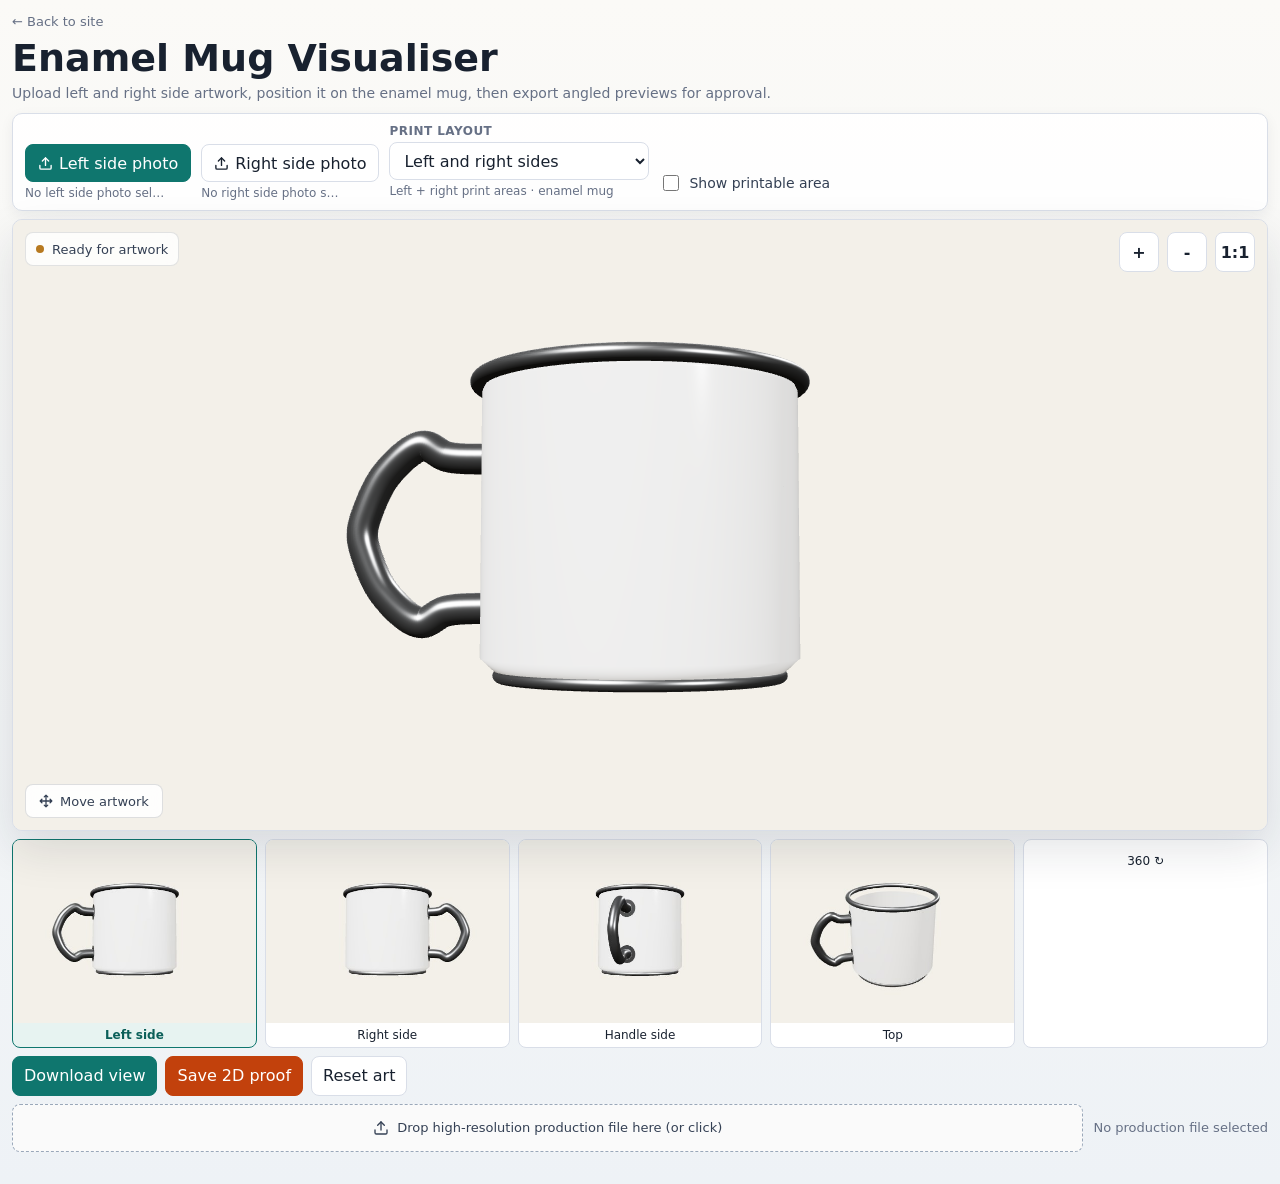
<file: enamel-visualizer.html>
<!doctype html>
<html lang="en">
<head>
<meta charset="utf-8">
<meta name="viewport" content="width=device-width,initial-scale=1">
<title>Custom Mugs Enamel Mug Visualiser</title>
<link rel="icon" href="data:,">
<style>
:root{color-scheme:light;--ink:#18212f;--muted:#667085;--line:#d9dee8;--panel:#ffffff;--paper:#f5f3ee;--green:#0f766e;--coral:#c2410c;--gold:#b7791f;--shadow:0 18px 45px rgba(24,33,47,.12)}
*{box-sizing:border-box}
body{margin:0;font-family:Inter,ui-sans-serif,system-ui,-apple-system,BlinkMacSystemFont,"Segoe UI",Arial,sans-serif;color:var(--ink);background:linear-gradient(180deg,#fbfaf7 0%,#eef2f6 100%);letter-spacing:0}
button,label.upload,select,input{font:inherit}
button,label.upload,select{border:1px solid var(--line);border-radius:8px;background:#fff;color:var(--ink)}
button{min-height:40px;padding:9px 11px;cursor:pointer;transition:transform .15s ease,border-color .15s ease,background .15s ease}
button:hover,label.upload:hover{border-color:#8da0b8;transform:translateY(-1px)}
button:active{transform:translateY(0)}
button.primary,label.upload.primary{background:var(--green);border-color:var(--green);color:#fff}
button.accent{background:var(--coral);border-color:var(--coral);color:#fff}
select{min-height:38px;padding:7px 10px;width:100%}
.shell{width:min(1300px,calc(100vw - 24px));margin:0 auto;padding:14px 0 32px}

/* ── Top bar ── */
.topbar{display:flex;align-items:center;justify-content:space-between;gap:12px;margin-bottom:10px;flex-wrap:wrap}
.topbar-left{display:flex;align-items:center;gap:14px}
.back-link{display:inline-flex;align-items:center;gap:5px;text-decoration:none;color:var(--muted);font-size:13px;white-space:nowrap}
.back-link:hover{color:var(--ink)}
.actions{display:flex;gap:8px;flex-wrap:wrap;align-items:center}

/* ── Controls bar above stage ── */
.ctrl-bar{display:flex;align-items:flex-end;gap:10px;flex-wrap:wrap;background:rgba(255,255,255,.92);border:1px solid var(--line);border-radius:10px;padding:10px 12px;margin-bottom:8px;box-shadow:0 4px 14px rgba(24,33,47,.06)}
.ctrl-upload-group{display:flex;flex-direction:column;gap:4px}
.ctrl-upload-btn{display:inline-flex;align-items:center;gap:6px;min-height:38px;padding:7px 12px;cursor:pointer;white-space:nowrap;border-radius:8px}
.fname{font-size:12px;color:var(--muted);max-width:140px;white-space:nowrap;overflow:hidden;text-overflow:ellipsis}
.ctrl-layout-group{display:flex;flex-direction:column;gap:4px;flex:1;min-width:160px;max-width:260px}
.ctrl-layout-group label{font-size:12px;color:var(--muted);font-weight:600;text-transform:uppercase;letter-spacing:.04em}
.ctrl-guide{display:flex;align-items:center;gap:7px;font-size:14px;color:#344054;white-space:nowrap;padding-bottom:6px}
.ctrl-guide input{width:16px;height:16px;accent-color:var(--green)}
#area{font-size:12px;color:var(--muted);line-height:1.3;min-height:16px}

/* ── Stage ── */
.stage-wrap{position:relative}
.stage{height:min(68dvh,640px);min-height:400px;border:1px solid var(--line);border-radius:10px;overflow:hidden;position:relative;background:var(--paper);touch-action:none;box-shadow:var(--shadow)}
canvas{width:100%;height:100%;display:block}
.hud{position:absolute;left:12px;right:12px;top:12px;display:flex;align-items:flex-start;justify-content:space-between;gap:10px;pointer-events:none}
.chip{display:inline-flex;align-items:center;gap:8px;min-height:34px;padding:7px 10px;border:1px solid rgba(24,33,47,.12);border-radius:8px;background:rgba(255,255,255,.82);backdrop-filter:blur(10px);font-size:13px;color:#344054}
.zoom{display:flex;gap:8px;pointer-events:auto}
.icon-btn{width:40px;height:40px;padding:0;display:grid;place-items:center;font-weight:700}

/* ── View strip ── */
.view-strip{display:grid;grid-template-columns:repeat(5,minmax(0,1fr));gap:8px;margin-top:8px}
.view-thumb{border:1px solid var(--line);border-radius:8px;cursor:pointer;background:#fff;transition:border-color .15s,background .15s;user-select:none;display:flex;flex-direction:column;align-items:center;overflow:hidden;font-size:12px;color:var(--ink);text-align:center;line-height:1.2}
.view-thumb img{width:100%;aspect-ratio:4/3;object-fit:cover;display:block;background:#f5f3ee;flex-shrink:0}
.view-thumb span{padding:5px 4px;display:block}
.view-thumb:hover{border-color:#8da0b8;transform:translateY(-1px)}
.view-thumb.active{border-color:var(--green);background:#e7f3f1;color:#0b5f59;font-weight:600}

/* ── Positioning strip ── */
.pos-strip{display:grid;grid-template-columns:1fr 1fr;gap:12px 28px;background:rgba(255,255,255,.92);border:1px solid var(--line);border-radius:10px;padding:14px 16px;margin-top:8px;box-shadow:0 4px 14px rgba(24,33,47,.06)}
.pos-col-head{display:flex;align-items:center;justify-content:space-between;gap:10px;margin-bottom:8px}
.pos-col-head b{font-size:14px}
.pos-quick{display:flex;gap:6px}
.pos-quick button{min-height:32px;padding:5px 10px;font-size:13px}
.range{margin:6px 0}
.range label{display:flex;align-items:center;justify-content:space-between;gap:10px;margin-bottom:4px;font-size:13px;color:#344054}
.range output{font-variant-numeric:tabular-nums;color:var(--muted)}
.range input[type=range]{width:100%;accent-color:var(--green)}

/* ── Production file ── */
.prod-row{display:grid;grid-template-columns:1fr auto;gap:10px;align-items:center;margin-top:8px}
.dropzone{display:flex;align-items:center;justify-content:center;gap:8px;min-height:48px;border:1px dashed #9aa8ba;border-radius:8px;background:#fafafa;color:#344054;padding:10px 14px;cursor:pointer;font-size:13px}
.dropzone.drag{border-color:var(--green);background:#e7f3f1}
.muted{color:var(--muted);font-size:13px;line-height:1.35}

/* ── Shots & proof ── */
.shots-panel{margin-top:14px}
.shots-head{display:flex;justify-content:space-between;align-items:center;gap:12px;margin-bottom:8px}
.shots-head b{font-size:15px}
.shots{display:grid;grid-template-columns:repeat(4,minmax(0,1fr));gap:8px}
.shot{border:1px solid var(--line);border-radius:8px;overflow:hidden;background:#fff}
.shot img{display:block;width:100%;aspect-ratio:4/3;object-fit:cover;background:#f4f4f4}
.shot div{display:flex;align-items:center;justify-content:space-between;gap:6px;padding:7px 8px;font-size:13px}
.shot button{min-height:30px;padding:4px 8px}
.proof img{display:block;width:100%;border:1px solid var(--line);border-radius:8px;background:#fff}
.status-dot{width:8px;height:8px;border-radius:99px;background:var(--gold);display:inline-block}
.hud-btm{position:absolute;bottom:12px;left:12px;right:12px;display:flex;align-items:center;justify-content:space-between;gap:8px;pointer-events:none}
.art-toggle{pointer-events:auto;min-height:34px;padding:6px 13px;font-size:13px;background:rgba(255,255,255,.88);backdrop-filter:blur(10px);border:1px solid rgba(24,33,47,.14);border-radius:8px;display:inline-flex;align-items:center;gap:7px;cursor:pointer;color:#344054;transition:background .15s,border-color .15s,color .15s}
.art-toggle:hover{border-color:#8da0b8}
.art-toggle.on{background:var(--green);border-color:var(--green);color:#fff}
.side-sel{display:inline-flex;gap:5px;pointer-events:auto}
.side-sel button{min-height:32px;padding:5px 13px;font-size:13px;background:rgba(255,255,255,.88);backdrop-filter:blur(10px);border-color:rgba(24,33,47,.14);color:#344054}
.side-sel button.on{background:var(--green);border-color:var(--green);color:#fff}
.hidden{display:none!important}

/* ── Responsive ── */
@media(max-width:860px){
  .ctrl-bar{gap:8px}
  .ctrl-layout-group{max-width:none;flex:1 1 100%;order:3}
  .ctrl-guide{order:4}
  .pos-strip{grid-template-columns:1fr}
  .view-strip{grid-template-columns:repeat(3,minmax(0,1fr))}
  .shots{grid-template-columns:repeat(2,minmax(0,1fr))}
  .prod-row{grid-template-columns:1fr}
}
@media(max-width:600px){
  .shell{width:min(100% - 16px,1300px);padding-top:10px}
  .stage{height:min(60dvh,520px);min-height:340px}
  .topbar{gap:8px}
  .actions button{padding:8px 10px;font-size:14px}
  .toolbar{grid-template-columns:repeat(2,minmax(0,1fr))}
  .hud{left:10px;right:10px;top:10px}
  .chip{font-size:12px}
  .icon-btn{width:38px;height:38px}
  .zoom{gap:6px}
  .fname{max-width:110px}
  .shots{grid-template-columns:repeat(2,minmax(0,1fr))}
}
@media(max-width:400px){
  .actions{width:100%}
  .actions button{flex:1}
  .ctrl-upload-group{flex:1}
  .ctrl-upload-btn{width:100%;justify-content:center}
}
@media(max-height:560px) and (orientation:landscape){
  .stage{height:72dvh;min-height:280px}
  .shell{padding-top:6px}
}
</style>
</head>
<body>
<main class="shell">

<header class="topbar">
  <div class="topbar-left">
    <a href="index.html" class="back-link">&#8592; Back to site</a>
  </div>
</header>
<div style="margin-bottom:10px">
  <h1 style="margin:0;font-size:clamp(22px,4vw,38px);line-height:1.05;font-weight:780">Enamel Mug Visualiser</h1>
  <p style="margin:5px 0 0;color:var(--muted);font-size:14px;line-height:1.4">Upload left and right side artwork, position it on the enamel mug, then export angled previews for approval.</p>
</div>

<!-- ── Upload + layout controls ── -->
<div class="ctrl-bar">
  <div class="ctrl-upload-group">
    <label class="upload primary ctrl-upload-btn">
      <svg width="15" height="15" viewBox="0 0 24 24" fill="none" stroke="currentColor" stroke-width="2.2" stroke-linecap="round"><path d="M21 15v4a2 2 0 01-2 2H5a2 2 0 01-2-2v-4"/><polyline points="17 8 12 3 7 8"/><line x1="12" y1="3" x2="12" y2="15"/></svg>
      Left side photo
      <input id="frontFile" type="file" accept="image/*" hidden>
    </label>
    <div id="frontName" class="fname">No left side photo selected</div>
  </div>
  <div class="ctrl-upload-group">
    <label class="upload ctrl-upload-btn">
      <svg width="15" height="15" viewBox="0 0 24 24" fill="none" stroke="currentColor" stroke-width="2.2" stroke-linecap="round"><path d="M21 15v4a2 2 0 01-2 2H5a2 2 0 01-2-2v-4"/><polyline points="17 8 12 3 7 8"/><line x1="12" y1="3" x2="12" y2="15"/></svg>
      Right side photo
      <input id="backFile" type="file" accept="image/*" hidden>
    </label>
    <div id="backName" class="fname">No right side photo selected</div>
  </div>
  <div class="ctrl-layout-group">
    <label for="layout">Print layout</label>
    <select id="layout">
      <option value="front">Left side only</option>
      <option value="frontBack" selected>Left and right sides</option>
      <option value="wide">Wide wrap</option>
      <option value="max">Maximum wrap, clear of handle</option>
    </select>
    <div id="area"></div>
  </div>
  <label class="ctrl-guide">
    <input id="guide" type="checkbox"> Show printable area
  </label>
</div>

<!-- ── 3D Stage ── -->
<section class="stage-wrap" aria-label="3D mug preview">
  <div id="stage" class="stage">
    <canvas id="c"></canvas>
    <div class="hud">
      <div class="chip"><span class="status-dot"></span><span id="status">Ready for artwork</span></div>
      <div class="zoom" aria-label="Zoom controls">
        <button id="zi" class="icon-btn" title="Zoom in" aria-label="Zoom in">+</button>
        <button id="zo" class="icon-btn" title="Zoom out" aria-label="Zoom out">-</button>
        <button id="zr" class="icon-btn" title="Reset zoom" aria-label="Reset zoom">1:1</button>
      </div>
    </div>
    <div class="hud-btm">
      <button id="artModeBtn" class="art-toggle" title="Drag artwork to reposition instead of rotating">
        <svg width="14" height="14" viewBox="0 0 24 24" fill="none" stroke="currentColor" stroke-width="2.2" stroke-linecap="round" stroke-linejoin="round"><path d="M5 9l-3 3 3 3M9 5l3-3 3 3M15 19l-3 3-3-3M19 9l3 3-3 3M2 12h20M12 2v20"/></svg>
        Move artwork
      </button>
      <div class="side-sel hidden" id="artSideSel">
        <button id="artSideL" class="on">Left side</button>
        <button id="artSideR">Right side</button>
      </div>
    </div>
  </div>
  <div class="view-strip" aria-label="View controls">
    <div class="view-thumb active" data-view="front" role="button" tabindex="0"><img id="vt-front" src="" alt="Left side view"><span>Left side</span></div>
    <div class="view-thumb" data-view="back" role="button" tabindex="0"><img id="vt-back" src="" alt="Right side view"><span>Right side</span></div>
    <div class="view-thumb" data-view="handle" role="button" tabindex="0"><img id="vt-handle" src="" alt="Handle side view"><span>Handle side</span></div>
    <div class="view-thumb" data-view="top" role="button" tabindex="0"><img id="vt-top" src="" alt="Top view"><span>Top</span></div>
    <div class="view-thumb" id="spin" data-view="spin360" role="button" tabindex="0" aria-pressed="false"><span style="padding:14px 4px">360 ↻</span></div>
  </div>
  <div class="actions" style="margin-top:8px">
    <button id="downloadView" class="primary">Download view</button>
    <button id="saveProof" class="accent">Save 2D proof</button>
    <button id="resetArt">Reset art</button>
  </div>
</section>

<!-- ── Positioning sliders (shown after upload) ── -->
<div id="controls" class="pos-strip hidden">
  <div class="pos-col">
    <div class="pos-col-head">
      <b>Left side positioning</b>
      <div class="pos-quick">
        <button id="fitLeft" type="button">Fit</button>
        <button id="fillLeft" type="button">Fill width</button>
        <button id="centerLeft" type="button">Center</button>
      </div>
    </div>
    <div class="range"><label for="fs">Scale <output id="fsv">90%</output></label><input id="fs" type="range" min="10" max="300" value="90"></div>
    <div class="range"><label for="fw">Width stretch <output id="fwv">100%</output></label><input id="fw" type="range" min="20" max="400" value="100"></div>
    <div class="range"><label for="fx">Left / right <output id="fxv">0</output></label><input id="fx" type="range" min="-700" max="700" value="0"></div>
    <div class="range"><label for="fy">Up / down <output id="fyv">0</output></label><input id="fy" type="range" min="-440" max="440" value="0"></div>
    <div class="range"><label for="fcl">Crop left <output id="fclv">0%</output></label><input id="fcl" type="range" min="0" max="49" value="0"></div>
    <div class="range"><label for="fcr">Crop right <output id="fcrv">0%</output></label><input id="fcr" type="range" min="0" max="49" value="0"></div>
    <button id="dlLeft" type="button" class="primary" style="width:100%;margin-top:10px;font-size:13px">&#8595; Download left artwork</button>
  </div>
  <div id="backControls" class="pos-col hidden">
    <div class="pos-col-head">
      <b>Right side positioning</b>
      <div class="pos-quick">
        <button id="fitRight" type="button">Fit</button>
        <button id="fillRight" type="button">Fill width</button>
        <button id="centerRight" type="button">Center</button>
      </div>
    </div>
    <div class="range"><label for="bs">Scale <output id="bsv">90%</output></label><input id="bs" type="range" min="10" max="300" value="90"></div>
    <div class="range"><label for="bw">Width stretch <output id="bwv">100%</output></label><input id="bw" type="range" min="20" max="400" value="100"></div>
    <div class="range"><label for="bx">Left / right <output id="bxv">0</output></label><input id="bx" type="range" min="-700" max="700" value="0"></div>
    <div class="range"><label for="by">Up / down <output id="byv">0</output></label><input id="by" type="range" min="-440" max="440" value="0"></div>
    <div class="range"><label for="bcl">Crop left <output id="bclv">0%</output></label><input id="bcl" type="range" min="0" max="49" value="0"></div>
    <div class="range"><label for="bcr">Crop right <output id="bcrv">0%</output></label><input id="bcr" type="range" min="0" max="49" value="0"></div>
    <button id="dlRight" type="button" class="primary" style="width:100%;margin-top:10px;font-size:13px">&#8595; Download right artwork</button>
  </div>
</div>

<!-- ── Production file ── -->
<div class="prod-row">
  <label id="productionDrop" class="dropzone">
    <svg width="16" height="16" viewBox="0 0 24 24" fill="none" stroke="currentColor" stroke-width="2" stroke-linecap="round"><path d="M21 15v4a2 2 0 01-2 2H5a2 2 0 01-2-2v-4"/><polyline points="17 8 12 3 7 8"/><line x1="12" y1="3" x2="12" y2="15"/></svg>
    Drop high-resolution production file here (or click)
    <input id="productionFile" type="file" accept="image/*,.pdf,.ai,.psd,.tif,.tiff,.svg" hidden>
  </label>
  <div id="productionName" class="muted">No production file selected</div>
</div>

<!-- ── 2D preview angles ── -->
<div id="previewWrap" class="shots-panel hidden">
  <div class="shots-head"><b>2D preview angles</b><button id="refresh">Refresh angles</button></div>
  <div id="shots" class="shots"></div>
</div>

<!-- ── Customer proof ── -->
<div id="proofWrap" class="shots-panel proof hidden">
  <div class="shots-head"><b>Customer 2D proof</b><button id="downloadProof">Download proof</button></div>
  <img id="proofImg" alt="Left and right side mug proof">
</div>

</main>

<script type="module">
import * as THREE from './vendor/three.module.js';
const $=id=>document.getElementById(id),stage=$('stage'),canvas=$('c');

// ---- WebGL capability check ----
let r;
try{
  r=new THREE.WebGLRenderer({canvas,antialias:true,preserveDrawingBuffer:true});
}catch(err){
  stage.innerHTML='<div style="display:grid;place-items:center;height:100%;text-align:center;padding:24px;color:#c2410c;font-size:15px;line-height:1.5">WebGL is not available on this device or browser.<br>Try Chrome or Firefox on a desktop for the best experience.</div>';
  throw err;
}
r.setPixelRatio(Math.min(devicePixelRatio,2));r.shadowMap.enabled=true;r.outputColorSpace=THREE.SRGBColorSpace;r.toneMapping=THREE.ACESFilmicToneMapping;

// ---- Context loss/restore ----
canvas.addEventListener('webglcontextlost',e=>{e.preventDefault();$('status').textContent='GPU context lost — please refresh the page'},false);
canvas.addEventListener('webglcontextrestored',()=>{try{build();redraw();$('status').textContent='Context restored'}catch(_){}},false);
const s=new THREE.Scene();s.background=new THREE.Color(0xf3f0e9);
const cam=new THREE.PerspectiveCamera(30,1,.1,50);let dist=7.8;cam.position.set(0,.14,dist);
const mug=new THREE.Group();s.add(mug);
// ---- Enamel mug materials ----
const enamel=new THREE.MeshPhysicalMaterial({color:0xfdfdfd,roughness:.20,metalness:.02,clearcoat:.55,clearcoatRoughness:.12});
const steel=new THREE.MeshPhysicalMaterial({color:0xd4d6d8,metalness:.95,roughness:.17});
const innerMat=new THREE.MeshPhysicalMaterial({color:0xf7f7f7,roughness:.23,side:THREE.BackSide});
const shadowMat=new THREE.MeshBasicMaterial({color:0xd5d2cc,transparent:true,opacity:.28,side:THREE.DoubleSide,depthWrite:false});
const ceramic=enamel; // alias so colour-swatch handler still works
const R=1.08,H=2.00,IR=.976;
// Straight cylindrical body with base chamfer — white enamel over steel
const profile=[new THREE.Vector2(0,-H/2),new THREE.Vector2(.86,-H/2),new THREE.Vector2(.96,-H/2+.04),new THREE.Vector2(R,-H/2+.15),new THREE.Vector2(R,H/2-.06),new THREE.Vector2(1.06,H/2-.01)];
const body=new THREE.Mesh(new THREE.LatheGeometry(profile,220),enamel);mug.add(body);
// Inner wall and bottom
const iw=new THREE.Mesh(new THREE.CylinderGeometry(IR,IR,1.68,220,1,true),innerMat);iw.position.y=.03;mug.add(iw);
const ib=new THREE.Mesh(new THREE.CircleGeometry(IR,220),innerMat);ib.rotation.x=-Math.PI/2;ib.position.y=-H/2+.16;mug.add(ib);
// Rolled steel rim at top (signature feature of enamel mugs)
const rim=new THREE.Mesh(new THREE.TorusGeometry(1.105,.056,24,220),steel);rim.rotation.x=Math.PI/2;rim.position.y=H/2+.012;mug.add(rim);
// Rolled steel foot ring at bottom (real enamel mugs have this)
const foot=new THREE.Mesh(new THREE.TorusGeometry(.952,.044,20,220),steel);foot.rotation.x=Math.PI/2;foot.position.y=-H/2+.032;mug.add(foot);
// Steel bottom disc
const botDisc=new THREE.Mesh(new THREE.CircleGeometry(.908,220),steel);botDisc.rotation.x=-Math.PI/2;botDisc.position.y=-H/2+.005;mug.add(botDisc);
// Contact shadow ring
const footShadow=new THREE.Mesh(new THREE.TorusGeometry(.90,.012,14,220),shadowMat);footShadow.rotation.x=Math.PI/2;footShadow.position.y=-H/2+.052;mug.add(footShadow);
// Steel wire D-handle — endpoints embedded in mug wall, exits perpendicular
const ehp=[new THREE.Vector3(R-.12,.52,0),new THREE.Vector3(R+.00,.52,0),new THREE.Vector3(R+.28,.54,0),new THREE.Vector3(1.54,.62,0),new THREE.Vector3(1.80,.42,0),new THREE.Vector3(1.94,.14,0),new THREE.Vector3(1.97,0,0),new THREE.Vector3(1.94,-.14,0),new THREE.Vector3(1.80,-.42,0),new THREE.Vector3(1.54,-.62,0),new THREE.Vector3(R+.28,-.54,0),new THREE.Vector3(R+.00,-.52,0),new THREE.Vector3(R-.12,-.52,0)];
mug.add(new THREE.Mesh(new THREE.TubeGeometry(new THREE.CatmullRomCurve3(ehp,false,'centripetal',.5),180,.108,32,false),steel));
// Enamel fillet blends — seal gap where wire meets mug body
[.52,-.52].forEach(y=>{const f=new THREE.Mesh(new THREE.SphereGeometry(.155,40,24),enamel);f.scale.set(.38,1.05,.58);f.position.set(1.03,y,0);mug.add(f)});
// Steel washer rings at handle attachment points
[.52,-.52].forEach(y=>{const ws=new THREE.Shape();ws.absarc(0,0,.20,0,Math.PI*2,false);const wh=new THREE.Path();wh.absarc(0,0,.115,0,Math.PI*2,true);ws.holes.push(wh);const wMesh=new THREE.Mesh(new THREE.ShapeGeometry(ws,32),steel);wMesh.rotation.y=Math.PI/2;wMesh.position.set(R+.003,y,0);mug.add(wMesh)});

function tex(){const c=document.createElement('canvas');c.width=1800;c.height=1200;const t=new THREE.CanvasTexture(c);t.colorSpace=THREE.SRGBColorSpace;return{c,x:c.getContext('2d'),t}}
const ft=tex(),bt=tex(),wt=tex();
const artOpts={transparent:true,depthWrite:false,roughness:.18,metalness:0,clearcoat:.7,clearcoatRoughness:.06};
const fm=new THREE.MeshPhysicalMaterial({...artOpts,map:ft.t});
const bm=new THREE.MeshPhysicalMaterial({...artOpts,map:bt.t});
const wm=new THREE.MeshPhysicalMaterial({...artOpts,map:wt.t});
let fimg=null,bimg=null,showGuide=false,patches=[],proofUrl='',productionFile=null;
const mmToArc=mm=>(mm/258)*Math.PI*2;// enamel mug circumference ~258mm
const HANDLE_ANGLE=Math.PI/2;
const LEFT_SIDE_ANGLE=Math.PI;
const RIGHT_SIDE_ANGLE=0;
const WIDE_WRAP_ANGLE=HANDLE_ANGLE+Math.PI;
const LEFT_SIDE_VIEW_Y=Math.PI;
const RIGHT_SIDE_VIEW_Y=0;
const HANDLE_VIEW_Y=-Math.PI/2;
function clearP(){patches.forEach(m=>{m.geometry.dispose();mug.remove(m)});patches=[]}
function patch(center,arc,mat){const m=new THREE.Mesh(new THREE.CylinderGeometry(R+.006,R+.006,1.68,220,1,true,center-arc/2,arc),mat);mug.add(m);patches.push(m)}
function build(){clearP();const v=$('layout').value;if(v==='front'){patch(LEFT_SIDE_ANGLE,mmToArc(95),fm);$('area').textContent='Left print area · enamel mug'}if(v==='frontBack'){patch(LEFT_SIDE_ANGLE,mmToArc(95),fm);patch(RIGHT_SIDE_ANGLE,mmToArc(95),bm);$('area').textContent='Left + right print areas · enamel mug'}if(v==='wide'){patch(WIDE_WRAP_ANGLE,mmToArc(180),wm);$('area').textContent='Wide wrap ~180 mm · enamel mug'}if(v==='max'){patch(WIDE_WRAP_ANGLE,mmToArc(232),wm);$('area').textContent='Maximum wrap ~232 mm · enamel mug'}}
function drawOne(o,img,scale,widthPct,xo,yo,cropL,cropR){o.x.clearRect(0,0,o.c.width,o.c.height);if(showGuide){o.x.save();o.x.strokeStyle='rgba(15,118,110,.55)';o.x.setLineDash([22,16]);o.x.lineWidth=6;o.x.strokeRect(8,8,o.c.width-16,o.c.height-16);o.x.restore()}if(img){const cl=(cropL||0)/100,cr=(cropR||0)/100,sx=img.width*cl,sw=img.width*(1-cl-cr),sh=img.height,hFit=(o.c.height*.96*(scale/100))/sh,drawH=sh*hFit,drawW=sw*hFit*(widthPct/100);o.x.drawImage(img,sx,0,sw,sh,o.c.width/2-drawW/2+xo,o.c.height/2-drawH/2+yo,drawW,drawH)}o.t.needsUpdate=true}
function drawWrap(){wt.x.clearRect(0,0,wt.c.width,wt.c.height);if(showGuide){wt.x.save();wt.x.strokeStyle='rgba(15,118,110,.55)';wt.x.setLineDash([22,16]);wt.x.lineWidth=6;wt.x.strokeRect(8,8,wt.c.width-16,wt.c.height-16);wt.x.restore()}const draw=(img,left,scale,widthPct,xo,yo,cropL,cropR)=>{if(!img)return;const half=wt.c.width/2,cl=(cropL||0)/100,cr=(cropR||0)/100,sx=img.width*cl,sw=img.width*(1-cl-cr),sh=img.height,hFit=(wt.c.height*.96*(scale/100))/sh,drawH=sh*hFit,drawW=sw*hFit*(widthPct/100),cx=left?half*.5:half*1.5;wt.x.drawImage(img,sx,0,sw,sh,cx-drawW/2+xo*.45,wt.c.height/2-drawH/2+yo,drawW,drawH)};draw(fimg,true,+$('fs').value,+$('fw').value,+$('fx').value,+$('fy').value,+$('fcl').value,+$('fcr').value);draw(bimg,false,+$('bs').value,+$('bw').value,+$('bx').value,+$('by').value,+$('bcl').value,+$('bcr').value);wt.t.needsUpdate=true}
function updateValues(){['fs','fw','fx','fy','fcl','fcr','bs','bw','bx','by','bcl','bcr'].forEach(id=>{const o=$(id+'v');if(o)o.textContent=(id.endsWith('x')||id.endsWith('y'))?$(id).value:$(id).value+'%'})}
function redraw(){updateValues();drawOne(ft,fimg,+$('fs').value,+$('fw').value,+$('fx').value,+$('fy').value,+$('fcl').value,+$('fcr').value);drawOne(bt,bimg,+$('bs').value,+$('bw').value,+$('bx').value,+$('by').value,+$('bcl').value,+$('bcr').value);drawWrap();$('status').textContent=fimg||bimg?'Artwork loaded':'Ready for artwork'}
function load(input,isFront){input.addEventListener('change',e=>{const file=e.target.files?.[0];if(!file)return;if(!file.type.startsWith('image/')){alert('Please select an image file (JPG, PNG, WEBP, etc.)');return}const fr=new FileReader();fr.onload=()=>{const im=new Image();im.onload=()=>{if(isFront){fimg=im;$('frontName').textContent=file.name}else{bimg=im;$('backName').textContent=file.name;$('backControls').classList.remove('hidden')}$('controls').classList.remove('hidden');$('previewWrap').classList.remove('hidden');redraw();shots();updateViewThumbs()};im.onerror=()=>{alert('Could not load image. The file may be corrupt or an unsupported format.')};im.src=fr.result};fr.onerror=()=>{alert('Could not read file. Please try again.')};fr.readAsDataURL(file)})}
load($('frontFile'),true);load($('backFile'),false);
['fs','fw','fx','fy','fcl','fcr','bs','bw','bx','by','bcl','bcr'].forEach(id=>$(id).addEventListener('input',redraw));
function setSide(side,mode){const sId=side==='left'?'fs':'bs',wId=side==='left'?'fw':'bw',xId=side==='left'?'fx':'bx',yId=side==='left'?'fy':'by',clId=side==='left'?'fcl':'bcl',crId=side==='left'?'fcr':'bcr',img=side==='left'?fimg:bimg;if(mode==='fit'){$(sId).value=90;$(wId).value=100}if(mode==='fill'&&img){const sc=parseFloat($(sId).value)/100,cl=parseFloat($(clId).value)/100,cr=parseFloat($(crId).value)/100,sw=img.width*(1-cl-cr),sh=img.height,hFit=(ft.c.height*.96*sc)/sh,fillW=Math.round((ft.c.width/(sw*hFit))*100);$(wId).value=Math.max(20,Math.min(400,fillW))}else if(mode==='fill'){$(wId).value=150}if(mode==='center'){$(xId).value=0;$(yId).value=0;$(clId).value=0;$(crId).value=0}redraw();shots()}
$('fitLeft').onclick=()=>setSide('left','fit');$('fillLeft').onclick=()=>setSide('left','fill');$('centerLeft').onclick=()=>setSide('left','center');
$('fitRight').onclick=()=>setSide('right','fit');$('fillRight').onclick=()=>setSide('right','fill');$('centerRight').onclick=()=>setSide('right','center');
$('dlLeft').onclick=()=>{if(!fimg)return;download(ft.c.toDataURL('image/png'),'left-artwork.png')};
$('dlRight').onclick=()=>{if(!bimg)return;download(bt.c.toDataURL('image/png'),'right-artwork.png')};
$('layout').addEventListener('change',()=>{build();redraw();shots()});
$('guide').addEventListener('change',e=>{showGuide=e.target.checked;redraw();shots()});
$('resetArt').onclick=()=>{setArtMode(false);fimg=null;bimg=null;productionFile=null;['frontFile','backFile','productionFile'].forEach(id=>$(id).value='');$('frontName').textContent='No left side photo selected';$('backName').textContent='No right side photo selected';$('productionName').textContent='No production file selected';$('backControls').classList.add('hidden');$('controls').classList.add('hidden');$('previewWrap').classList.add('hidden');$('proofWrap').classList.add('hidden');['fs','bs'].forEach(id=>{const el=$(id);if(el)el.value=90});['fw','bw'].forEach(id=>{const el=$(id);if(el)el.value=100});['fx','fy','bx','by','fcl','fcr','bcl','bcr'].forEach(id=>{const el=$(id);if(el)el.value=0});redraw()};
function setProductionFile(file){if(!file)return;productionFile=file;$('productionName').textContent=file.name+' ('+Math.round(file.size/1024)+' KB)'}
const drop=$('productionDrop');
drop.addEventListener('dragover',e=>{e.preventDefault();drop.classList.add('drag')});
drop.addEventListener('dragleave',()=>drop.classList.remove('drag'));
drop.addEventListener('drop',e=>{e.preventDefault();drop.classList.remove('drag');setProductionFile(e.dataTransfer.files?.[0])});
$('productionFile').addEventListener('change',e=>setProductionFile(e.target.files?.[0]));

s.add(new THREE.HemisphereLight(0xffffff,0xcfc8bc,2.05));const key=new THREE.DirectionalLight(0xffffff,4.4);key.position.set(-3.5,5.2,5);s.add(key);const fill=new THREE.DirectionalLight(0xffffff,1.35);fill.position.set(4,2,4);s.add(fill);const rimLight=new THREE.DirectionalLight(0xffffff,.9);rimLight.position.set(2.8,3,-4);s.add(rimLight);
const floor=new THREE.Mesh(new THREE.PlaneGeometry(15,15),new THREE.ShadowMaterial({opacity:.16}));floor.rotation.x=-Math.PI/2;floor.position.y=-H/2-.04;s.add(floor);
function zoom(v){dist=Math.max(3.6,Math.min(9.4,v));cam.position.z=dist;cam.updateProjectionMatrix()}
document.querySelector('.zoom').addEventListener('pointerdown',e=>e.stopPropagation());
document.querySelector('.zoom').addEventListener('pointermove',e=>e.stopPropagation());
document.querySelector('.zoom').addEventListener('click',e=>e.stopPropagation());
$('zi').addEventListener('click',e=>{e.preventDefault();e.stopPropagation();zoom(dist-.9)});
$('zo').addEventListener('click',e=>{e.preventDefault();e.stopPropagation();zoom(dist+.9)});
$('zr').addEventListener('click',e=>{e.preventDefault();e.stopPropagation();zoom(8.2)});
stage.addEventListener('wheel',e=>{e.preventDefault();if(artMode&&(fimg||bimg)){const sid=artSide==='left'?'fs':'bs';$(sid).value=Math.max(10,Math.min(300,parseFloat($(sid).value)+(e.deltaY>0?-5:5)));redraw()}else{zoom(dist+(e.deltaY>0?.55:-.55))}},{passive:false});
window.__mugZoom=()=>dist;
let ty=LEFT_SIDE_VIEW_Y,tx=-.08,drag=false,ox=0,oy=0,spinning=false;const p=new Map();let ps=0,pz=8.2;
let artMode=false,artSide='left',artScaleStart=90;
function setArtMode(on){artMode=on;$('artModeBtn').classList.toggle('on',on);$('artSideSel').classList.toggle('hidden',!on);if(on){spinning=false;$('spin').setAttribute('aria-pressed','false')}}
$('artModeBtn').addEventListener('click',e=>{e.stopPropagation();if(!fimg&&!bimg)return;setArtMode(!artMode);if(artMode){const ry=((mug.rotation.y%(Math.PI*2))+(Math.PI*2))%(Math.PI*2);artSide=(ry>Math.PI/2&&ry<3*Math.PI/2)?'left':'right';$('artSideL').classList.toggle('on',artSide==='left');$('artSideR').classList.toggle('on',artSide==='right')}});
$('artSideL').addEventListener('click',e=>{e.stopPropagation();artSide='left';$('artSideL').classList.add('on');$('artSideR').classList.remove('on')});
$('artSideR').addEventListener('click',e=>{e.stopPropagation();artSide='right';$('artSideR').classList.add('on');$('artSideL').classList.remove('on')});
document.querySelector('.hud-btm').addEventListener('pointerdown',e=>e.stopPropagation());
document.querySelector('.hud-btm').addEventListener('pointermove',e=>e.stopPropagation());
function pd(){const a=[...p.values()];return a.length<2?0:Math.hypot(a[0].x-a[1].x,a[0].y-a[1].y)}
stage.addEventListener('pointerdown',e=>{p.set(e.pointerId,{x:e.clientX,y:e.clientY});try{stage.setPointerCapture(e.pointerId)}catch(_){}spinning=false;$('spin').setAttribute('aria-pressed','false');if(p.size===1){drag=true;ox=e.clientX;oy=e.clientY}if(p.size===2){ps=pd();pz=dist;drag=false;if(artMode&&(fimg||bimg))artScaleStart=parseFloat($(artSide==='left'?'fs':'bs').value)}});
stage.addEventListener('pointermove',e=>{if(!p.has(e.pointerId))return;p.set(e.pointerId,{x:e.clientX,y:e.clientY});if(p.size===2){const d=pd();if(ps){if(artMode&&(fimg||bimg)){const sid=artSide==='left'?'fs':'bs';$(sid).value=Math.max(10,Math.min(300,artScaleStart*(d/ps)));redraw()}else{zoom(pz*(ps/d))}}return}if(!drag)return;const dx=e.clientX-ox,dy=e.clientY-oy;if(artMode&&(fimg||bimg)){const xId=artSide==='left'?'fx':'bx',yId=artSide==='left'?'fy':'by';$(xId).value=Math.max(-700,Math.min(700,parseFloat($(xId).value)+dx*4.2));$(yId).value=Math.max(-440,Math.min(440,parseFloat($(yId).value)+dy*3.8));redraw()}else{ty+=dx*.012;tx+=dy*.009;tx=Math.max(-.82,Math.min(.82,tx))}ox=e.clientX;oy=e.clientY});
function end(e){p.delete(e.pointerId);if(!p.size)drag=false}stage.addEventListener('pointerup',end);stage.addEventListener('pointercancel',end);
function setActiveThumb(el){document.querySelectorAll('.view-thumb').forEach(t=>t.classList.remove('active'));el.classList.add('active')}
document.querySelectorAll('[data-view]').forEach(b=>b.addEventListener('click',()=>{const v=b.dataset.view;if(v==='spin360'){spinning=!spinning;$('spin').setAttribute('aria-pressed',String(spinning));if(spinning)setActiveThumb(b);return}spinning=false;$('spin').setAttribute('aria-pressed','false');setActiveThumb(b);if(v==='front'){ty=LEFT_SIDE_VIEW_Y;tx=-.08}if(v==='back'){ty=RIGHT_SIDE_VIEW_Y;tx=-.08}if(v==='handle'){ty=HANDLE_VIEW_Y;tx=-.07}if(v==='top'){ty=LEFT_SIDE_VIEW_Y;tx=.68}}));
function download(url,name){const a=document.createElement('a');a.href=url;a.download=name;document.body.append(a);a.click();a.remove()}
$('downloadView').onclick=()=>download(canvas.toDataURL('image/png'),'custom-mug-view.png');
async function renderView(x,y){mug.rotation.x=x;mug.rotation.y=y;r.render(s,cam);await new Promise(requestAnimationFrame);return canvas.toDataURL('image/png')}
async function saveProof(){if(!fimg&&!bimg)return;const sx=mug.rotation.x,sy=mug.rotation.y;const left=await renderView(-.08,LEFT_SIDE_VIEW_Y);const right=await renderView(-.08,RIGHT_SIDE_VIEW_Y);mug.rotation.x=sx;mug.rotation.y=sy;const proof=document.createElement('canvas');proof.width=1800;proof.height=1100;const x=proof.getContext('2d');x.fillStyle='#f8fafc';x.fillRect(0,0,proof.width,proof.height);x.fillStyle='#111827';x.font='700 54px Arial';x.fillText('Custom enamel mug proof',70,90);x.font='28px Arial';x.fillStyle='#475467';x.fillText('Left and right side views only',70,132);x.fillText('Production file: '+(productionFile?.name||'not selected'),70,172);const li=await new Promise(res=>{const im=new Image();im.onload=()=>res(im);im.src=left});const ri=await new Promise(res=>{const im=new Image();im.onload=()=>res(im);im.src=right});x.fillStyle='#fff';x.strokeStyle='#d0d5dd';x.lineWidth=3;[[70,230],[930,230]].forEach(([px,py])=>{x.fillRect(px,py,800,720);x.strokeRect(px,py,800,720)});x.drawImage(li,100,260,740,560);x.drawImage(ri,960,260,740,560);x.fillStyle='#111827';x.font='700 34px Arial';x.fillText('Left side',100,900);x.fillText('Right side',960,900);x.font='24px Arial';x.fillStyle='#667085';x.fillText('Artwork can be scaled and moved inside the printable side area before saving.',100,970);proofUrl=proof.toDataURL('image/png');$('proofImg').src=proofUrl;$('proofWrap').classList.remove('hidden');download(proofUrl,'custom-mug-2d-proof.png')}
$('saveProof').onclick=saveProof;
$('downloadProof').onclick=()=>{if(proofUrl)download(proofUrl,'custom-mug-2d-proof.png')};
function shots(){if(!fimg&&!bimg)return;const sx=mug.rotation.x,sy=mug.rotation.y;const oa=cam.aspect,of=cam.fov;cam.aspect=4/3;cam.fov=32;cam.updateProjectionMatrix();r.setSize(800,600,false);const views=[['Left side',-.08,LEFT_SIDE_VIEW_Y],['Right side',-.08,RIGHT_SIDE_VIEW_Y],['Handle side',-.07,HANDLE_VIEW_Y],['Top',.38,LEFT_SIDE_VIEW_Y]];$('shots').innerHTML='';for(const [n,x,y] of views){mug.rotation.x=x;mug.rotation.y=y;r.render(s,cam);const box=document.createElement('div');box.className='shot';const im=document.createElement('img');const url=canvas.toDataURL('image/jpeg',.92);im.src=url;const d=document.createElement('div');const span=document.createElement('span');span.textContent=n;const btn=document.createElement('button');btn.textContent='Save';btn.onclick=()=>download(url,'custom-mug-'+n.toLowerCase().replaceAll(' ','-')+'.jpg');d.append(span,btn);box.append(im,d);$('shots').append(box)}mug.rotation.x=sx;mug.rotation.y=sy;cam.aspect=oa;cam.fov=of;cam.updateProjectionMatrix();resize()}
function updateViewThumbs(){const sx=mug.rotation.x,sy=mug.rotation.y,st=spinning;spinning=false;const oa=cam.aspect,of=cam.fov;cam.aspect=4/3;cam.fov=34;cam.updateProjectionMatrix();r.setSize(480,360,false);const vt=[['vt-front',-.08,LEFT_SIDE_VIEW_Y+.28],['vt-back',-.08,RIGHT_SIDE_VIEW_Y-.28],['vt-handle',-.07,HANDLE_VIEW_Y-.28],['vt-top',.38,LEFT_SIDE_VIEW_Y+.28]];for(const[id,rx,ry]of vt){mug.rotation.x=rx;mug.rotation.y=ry;r.render(s,cam);const img=$(id);if(img)img.src=canvas.toDataURL('image/jpeg',.88)}mug.rotation.x=sx;mug.rotation.y=sy;spinning=st;cam.aspect=oa;cam.fov=of;cam.updateProjectionMatrix();resize()}
$('refresh').onclick=()=>{shots();updateViewThumbs()};
function resize(){const w=stage.clientWidth,h=stage.clientHeight;r.setSize(w,h,false);cam.aspect=w/h;cam.updateProjectionMatrix()}
new ResizeObserver(resize).observe(stage);resize();
function loop(){requestAnimationFrame(loop);if(document.hidden)return;if(spinning)ty+=.011;mug.rotation.y+=(ty-mug.rotation.y)*.14;mug.rotation.x+=(tx-mug.rotation.x)*.14;// Shift lookAt so the handle (at local x=2.06) stays in frame at all rotations
cam.lookAt(0,.05,0);try{r.render(s,cam)}catch(_){}}
build();redraw();loop();setTimeout(updateViewThumbs,300);
</script>
</body>
</html>
</file>
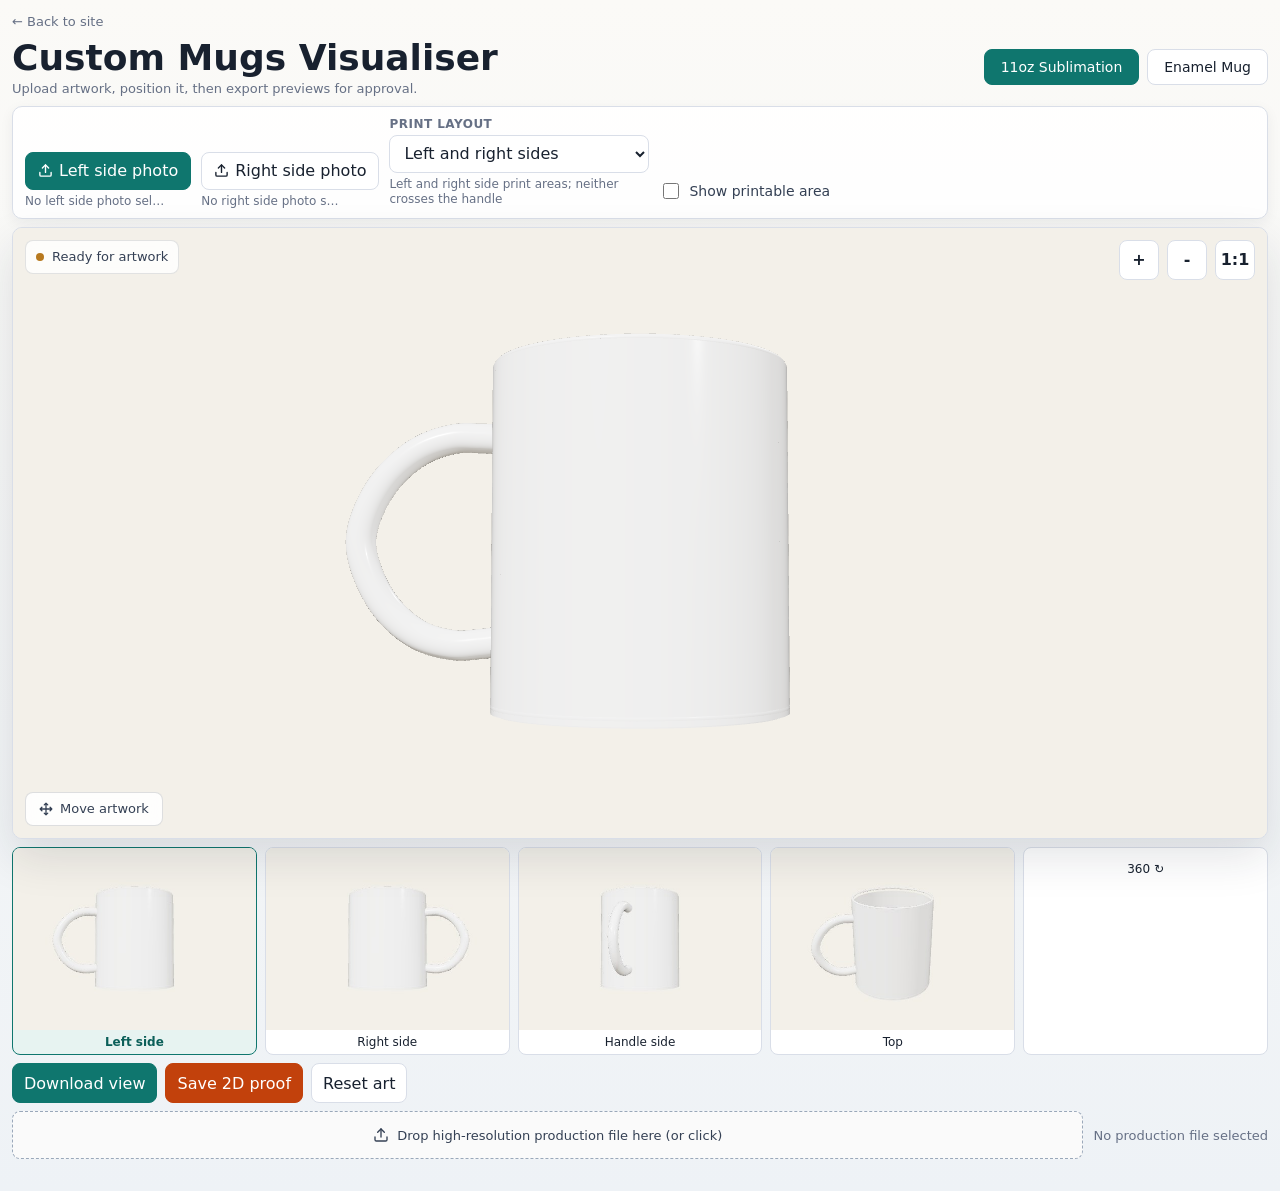
<file: visualizer.html>
<!doctype html>
<html lang="en">
<head>
<meta charset="utf-8">
<meta name="viewport" content="width=device-width,initial-scale=1">
<title>Custom Mugs 11oz Visualiser</title>
<link rel="icon" href="data:,">
<style>
:root{color-scheme:light;--ink:#18212f;--muted:#667085;--line:#d9dee8;--panel:#ffffff;--paper:#f5f3ee;--green:#0f766e;--coral:#c2410c;--gold:#b7791f;--shadow:0 18px 45px rgba(24,33,47,.12)}
*{box-sizing:border-box}
body{margin:0;font-family:Inter,ui-sans-serif,system-ui,-apple-system,BlinkMacSystemFont,"Segoe UI",Arial,sans-serif;color:var(--ink);background:linear-gradient(180deg,#fbfaf7 0%,#eef2f6 100%);letter-spacing:0}
button,label.upload,select,input{font:inherit}
button,label.upload,select{border:1px solid var(--line);border-radius:8px;background:#fff;color:var(--ink)}
button{min-height:40px;padding:9px 11px;cursor:pointer;transition:transform .15s ease,border-color .15s ease,background .15s ease}
button:hover,label.upload:hover{border-color:#8da0b8;transform:translateY(-1px)}
button:active{transform:translateY(0)}
button.primary,label.upload.primary{background:var(--green);border-color:var(--green);color:#fff}
button.accent{background:var(--coral);border-color:var(--coral);color:#fff}
select{min-height:38px;padding:7px 10px;width:100%}
.shell{width:min(1300px,calc(100vw - 24px));margin:0 auto;padding:14px 0 32px}

/* ── Top bar ── */
.topbar{display:flex;align-items:center;justify-content:space-between;gap:12px;margin-bottom:10px;flex-wrap:wrap}
.topbar-left{display:flex;align-items:center;gap:14px}
.back-link{display:inline-flex;align-items:center;gap:5px;text-decoration:none;color:var(--muted);font-size:13px;white-space:nowrap}
.back-link:hover{color:var(--ink)}
.actions{display:flex;gap:8px;flex-wrap:wrap;align-items:center}

/* ── Controls bar above stage ── */
.ctrl-bar{display:flex;align-items:flex-end;gap:10px;flex-wrap:wrap;background:rgba(255,255,255,.92);border:1px solid var(--line);border-radius:10px;padding:10px 12px;margin-bottom:8px;box-shadow:0 4px 14px rgba(24,33,47,.06)}
.ctrl-upload-group{display:flex;flex-direction:column;gap:4px}
.ctrl-upload-btn{display:inline-flex;align-items:center;gap:6px;min-height:38px;padding:7px 12px;cursor:pointer;white-space:nowrap;border-radius:8px}
.fname{font-size:12px;color:var(--muted);max-width:140px;white-space:nowrap;overflow:hidden;text-overflow:ellipsis}
.ctrl-layout-group{display:flex;flex-direction:column;gap:4px;flex:1;min-width:160px;max-width:260px}
.ctrl-layout-group label{font-size:12px;color:var(--muted);font-weight:600;text-transform:uppercase;letter-spacing:.04em}
.ctrl-guide{display:flex;align-items:center;gap:7px;font-size:14px;color:#344054;white-space:nowrap;padding-bottom:6px}
.ctrl-guide input{width:16px;height:16px;accent-color:var(--green)}
#area{font-size:12px;color:var(--muted);line-height:1.3;min-height:16px}

/* ── Stage ── */
.stage-wrap{position:relative}
.stage{height:min(68dvh,640px);min-height:400px;border:1px solid var(--line);border-radius:10px;overflow:hidden;position:relative;background:var(--paper);touch-action:none;box-shadow:var(--shadow)}
canvas{width:100%;height:100%;display:block}
.hud{position:absolute;left:12px;right:12px;top:12px;display:flex;align-items:flex-start;justify-content:space-between;gap:10px;pointer-events:none}
.chip{display:inline-flex;align-items:center;gap:8px;min-height:34px;padding:7px 10px;border:1px solid rgba(24,33,47,.12);border-radius:8px;background:rgba(255,255,255,.82);backdrop-filter:blur(10px);font-size:13px;color:#344054}
.zoom{display:flex;gap:8px;pointer-events:auto}
.icon-btn{width:40px;height:40px;padding:0;display:grid;place-items:center;font-weight:700}

/* ── View strip ── */
.view-strip{display:grid;grid-template-columns:repeat(5,minmax(0,1fr));gap:8px;margin-top:8px}
.view-thumb{border:1px solid var(--line);border-radius:8px;cursor:pointer;background:#fff;transition:border-color .15s,background .15s;user-select:none;display:flex;flex-direction:column;align-items:center;overflow:hidden;font-size:12px;color:var(--ink);text-align:center;line-height:1.2}
.view-thumb img{width:100%;aspect-ratio:4/3;object-fit:cover;display:block;background:#f5f3ee;flex-shrink:0}
.view-thumb span{padding:5px 4px;display:block}
.view-thumb:hover{border-color:#8da0b8;transform:translateY(-1px)}
.view-thumb.active{border-color:var(--green);background:#e7f3f1;color:#0b5f59;font-weight:600}

/* ── Positioning strip ── */
.pos-strip{display:grid;grid-template-columns:1fr 1fr;gap:12px 28px;background:rgba(255,255,255,.92);border:1px solid var(--line);border-radius:10px;padding:14px 16px;margin-top:8px;box-shadow:0 4px 14px rgba(24,33,47,.06)}
.pos-col-head{display:flex;align-items:center;justify-content:space-between;gap:10px;margin-bottom:8px}
.pos-col-head b{font-size:14px}
.pos-quick{display:flex;gap:6px}
.pos-quick button{min-height:32px;padding:5px 10px;font-size:13px}
.range{margin:6px 0}
.range label{display:flex;align-items:center;justify-content:space-between;gap:10px;margin-bottom:4px;font-size:13px;color:#344054}
.range output{font-variant-numeric:tabular-nums;color:var(--muted)}
.range input[type=range]{width:100%;accent-color:var(--green)}

/* ── Production file ── */
.prod-row{display:grid;grid-template-columns:1fr auto;gap:10px;align-items:center;margin-top:8px}
.dropzone{display:flex;align-items:center;justify-content:center;gap:8px;min-height:48px;border:1px dashed #9aa8ba;border-radius:8px;background:#fafafa;color:#344054;padding:10px 14px;cursor:pointer;font-size:13px}
.dropzone.drag{border-color:var(--green);background:#e7f3f1}
.muted{color:var(--muted);font-size:13px;line-height:1.35}

/* ── Shots & proof ── */
.shots-panel{margin-top:14px}
.shots-head{display:flex;justify-content:space-between;align-items:center;gap:12px;margin-bottom:8px}
.shots-head b{font-size:15px}
.shots{display:grid;grid-template-columns:repeat(4,minmax(0,1fr));gap:8px}
.shot{border:1px solid var(--line);border-radius:8px;overflow:hidden;background:#fff}
.shot img{display:block;width:100%;aspect-ratio:4/3;object-fit:cover;background:#f4f4f4}
.shot div{display:flex;align-items:center;justify-content:space-between;gap:6px;padding:7px 8px;font-size:13px}
.shot button{min-height:30px;padding:4px 8px}
.proof img{display:block;width:100%;border:1px solid var(--line);border-radius:8px;background:#fff}
.status-dot{width:8px;height:8px;border-radius:99px;background:var(--gold);display:inline-block}
.hud-btm{position:absolute;bottom:12px;left:12px;right:12px;display:flex;align-items:center;justify-content:space-between;gap:8px;pointer-events:none}
.art-toggle{pointer-events:auto;min-height:34px;padding:6px 13px;font-size:13px;background:rgba(255,255,255,.88);backdrop-filter:blur(10px);border:1px solid rgba(24,33,47,.14);border-radius:8px;display:inline-flex;align-items:center;gap:7px;cursor:pointer;color:#344054;transition:background .15s,border-color .15s,color .15s}
.art-toggle:hover{border-color:#8da0b8}
.art-toggle.on{background:var(--green);border-color:var(--green);color:#fff}
.side-sel{display:inline-flex;gap:5px;pointer-events:auto}
.side-sel button{min-height:32px;padding:5px 13px;font-size:13px;background:rgba(255,255,255,.88);backdrop-filter:blur(10px);border-color:rgba(24,33,47,.14);color:#344054}
.side-sel button.on{background:var(--green);border-color:var(--green);color:#fff}
.hidden{display:none!important}

/* ── Responsive ── */
@media(max-width:860px){
  .ctrl-bar{gap:8px}
  .ctrl-layout-group{max-width:none;flex:1 1 100%;order:3}
  .ctrl-guide{order:4}
  .pos-strip{grid-template-columns:1fr}
  .view-strip{grid-template-columns:repeat(3,minmax(0,1fr))}
  .shots{grid-template-columns:repeat(2,minmax(0,1fr))}
  .prod-row{grid-template-columns:1fr}
}
@media(max-width:600px){
  .shell{width:min(100% - 16px,1300px);padding-top:10px}
  .stage{height:min(60dvh,520px);min-height:340px}
  .topbar{gap:8px}
  .actions button{padding:8px 10px;font-size:14px}
  .toolbar{grid-template-columns:repeat(2,minmax(0,1fr))}
  .hud{left:10px;right:10px;top:10px}
  .chip{font-size:12px}
  .icon-btn{width:38px;height:38px}
  .zoom{gap:6px}
  .fname{max-width:110px}
  .shots{grid-template-columns:repeat(2,minmax(0,1fr))}
}
@media(max-width:400px){
  .actions{width:100%}
  .actions button{flex:1}
  .ctrl-upload-group{flex:1}
  .ctrl-upload-btn{width:100%;justify-content:center}
}
@media(max-height:560px) and (orientation:landscape){
  .stage{height:72dvh;min-height:280px}
  .shell{padding-top:6px}
}
</style>
</head>
<body>
<main class="shell">

<header class="topbar">
  <div class="topbar-left">
    <a href="index.html" class="back-link">&#8592; Back to site</a>
  </div>
</header>
<div style="margin-bottom:10px;display:flex;align-items:center;justify-content:space-between;flex-wrap:wrap;gap:10px">
  <div>
    <h1 id="pageTitle" style="margin:0;font-size:clamp(20px,3.5vw,36px);line-height:1.05;font-weight:780">Custom Mugs Visualiser</h1>
    <p style="margin:4px 0 0;color:var(--muted);font-size:13px">Upload artwork, position it, then export previews for approval.</p>
  </div>
  <div style="display:flex;gap:8px">
    <button id="mugType11oz" class="primary" style="min-height:36px;padding:7px 16px;font-size:14px">11oz Sublimation</button>
    <button id="mugTypeEnamel" style="min-height:36px;padding:7px 16px;font-size:14px">Enamel Mug</button>
  </div>
</div>

<!-- ── Upload + layout controls ── -->
<div class="ctrl-bar">
  <div class="ctrl-upload-group">
    <label class="upload primary ctrl-upload-btn">
      <svg width="15" height="15" viewBox="0 0 24 24" fill="none" stroke="currentColor" stroke-width="2.2" stroke-linecap="round"><path d="M21 15v4a2 2 0 01-2 2H5a2 2 0 01-2-2v-4"/><polyline points="17 8 12 3 7 8"/><line x1="12" y1="3" x2="12" y2="15"/></svg>
      Left side photo
      <input id="frontFile" type="file" accept="image/*" hidden>
    </label>
    <div id="frontName" class="fname">No left side photo selected</div>
  </div>
  <div class="ctrl-upload-group">
    <label class="upload ctrl-upload-btn">
      <svg width="15" height="15" viewBox="0 0 24 24" fill="none" stroke="currentColor" stroke-width="2.2" stroke-linecap="round"><path d="M21 15v4a2 2 0 01-2 2H5a2 2 0 01-2-2v-4"/><polyline points="17 8 12 3 7 8"/><line x1="12" y1="3" x2="12" y2="15"/></svg>
      Right side photo
      <input id="backFile" type="file" accept="image/*" hidden>
    </label>
    <div id="backName" class="fname">No right side photo selected</div>
  </div>
  <div class="ctrl-layout-group">
    <label for="layout">Print layout</label>
    <select id="layout">
      <option value="front">Left side only</option>
      <option value="frontBack" selected>Left and right sides</option>
      <option value="wide">Wide wrap</option>
      <option value="max">Maximum wrap, clear of handle</option>
    </select>
    <div id="area"></div>
  </div>
  <label class="ctrl-guide">
    <input id="guide" type="checkbox"> Show printable area
  </label>
</div>

<!-- ── 3D Stage ── -->
<section class="stage-wrap" aria-label="3D mug preview">
  <div id="stage" class="stage">
    <canvas id="c"></canvas>
    <div class="hud">
      <div class="chip"><span class="status-dot"></span><span id="status">Ready for artwork</span></div>
      <div class="zoom" aria-label="Zoom controls">
        <button id="zi" class="icon-btn" title="Zoom in" aria-label="Zoom in">+</button>
        <button id="zo" class="icon-btn" title="Zoom out" aria-label="Zoom out">-</button>
        <button id="zr" class="icon-btn" title="Reset zoom" aria-label="Reset zoom">1:1</button>
      </div>
    </div>
    <div class="hud-btm">
      <button id="artModeBtn" class="art-toggle" title="Drag artwork to reposition instead of rotating">
        <svg width="14" height="14" viewBox="0 0 24 24" fill="none" stroke="currentColor" stroke-width="2.2" stroke-linecap="round" stroke-linejoin="round"><path d="M5 9l-3 3 3 3M9 5l3-3 3 3M15 19l-3 3-3-3M19 9l3 3-3 3M2 12h20M12 2v20"/></svg>
        Move artwork
      </button>
      <div class="side-sel hidden" id="artSideSel">
        <button id="artSideL" class="on">Left side</button>
        <button id="artSideR">Right side</button>
      </div>
    </div>
  </div>
  <div class="view-strip" aria-label="View controls">
    <div class="view-thumb active" data-view="front" role="button" tabindex="0"><img id="vt-front" src="" alt="Left side view"><span>Left side</span></div>
    <div class="view-thumb" data-view="back" role="button" tabindex="0"><img id="vt-back" src="" alt="Right side view"><span>Right side</span></div>
    <div class="view-thumb" data-view="handle" role="button" tabindex="0"><img id="vt-handle" src="" alt="Handle side view"><span>Handle side</span></div>
    <div class="view-thumb" data-view="top" role="button" tabindex="0"><img id="vt-top" src="" alt="Top view"><span>Top</span></div>
    <div class="view-thumb" id="spin" data-view="spin360" role="button" tabindex="0" aria-pressed="false"><span style="padding:14px 4px">360 ↻</span></div>
  </div>
  <div class="actions" style="margin-top:8px">
    <button id="downloadView" class="primary">Download view</button>
    <button id="saveProof" class="accent">Save 2D proof</button>
    <button id="resetArt">Reset art</button>
  </div>
</section>

<!-- ── Positioning sliders (shown after upload) ── -->
<div id="controls" class="pos-strip hidden">
  <div class="pos-col">
    <div class="pos-col-head">
      <b>Left side positioning</b>
      <div class="pos-quick">
        <button id="fitLeft" type="button">Fit</button>
        <button id="fillLeft" type="button">Fill width</button>
        <button id="centerLeft" type="button">Center</button>
      </div>
    </div>
    <div class="range"><label for="fs">Scale <output id="fsv">90%</output></label><input id="fs" type="range" min="10" max="300" value="90"></div>
    <div class="range"><label for="fw">Width stretch <output id="fwv">100%</output></label><input id="fw" type="range" min="20" max="400" value="100"></div>
    <div class="range"><label for="fx">Left / right <output id="fxv">0</output></label><input id="fx" type="range" min="-700" max="700" value="0"></div>
    <div class="range"><label for="fy">Up / down <output id="fyv">0</output></label><input id="fy" type="range" min="-440" max="440" value="0"></div>
    <div class="range"><label for="fcl">Crop left <output id="fclv">0%</output></label><input id="fcl" type="range" min="0" max="49" value="0"></div>
    <div class="range"><label for="fcr">Crop right <output id="fcrv">0%</output></label><input id="fcr" type="range" min="0" max="49" value="0"></div>
    <button id="dlLeft" type="button" class="primary" style="width:100%;margin-top:10px;font-size:13px">&#8595; Download left artwork</button>
  </div>
  <div id="backControls" class="pos-col hidden">
    <div class="pos-col-head">
      <b>Right side positioning</b>
      <div class="pos-quick">
        <button id="fitRight" type="button">Fit</button>
        <button id="fillRight" type="button">Fill width</button>
        <button id="centerRight" type="button">Center</button>
      </div>
    </div>
    <div class="range"><label for="bs">Scale <output id="bsv">90%</output></label><input id="bs" type="range" min="10" max="300" value="90"></div>
    <div class="range"><label for="bw">Width stretch <output id="bwv">100%</output></label><input id="bw" type="range" min="20" max="400" value="100"></div>
    <div class="range"><label for="bx">Left / right <output id="bxv">0</output></label><input id="bx" type="range" min="-700" max="700" value="0"></div>
    <div class="range"><label for="by">Up / down <output id="byv">0</output></label><input id="by" type="range" min="-440" max="440" value="0"></div>
    <div class="range"><label for="bcl">Crop left <output id="bclv">0%</output></label><input id="bcl" type="range" min="0" max="49" value="0"></div>
    <div class="range"><label for="bcr">Crop right <output id="bcrv">0%</output></label><input id="bcr" type="range" min="0" max="49" value="0"></div>
    <button id="dlRight" type="button" class="primary" style="width:100%;margin-top:10px;font-size:13px">&#8595; Download right artwork</button>
  </div>
</div>

<!-- ── Production file ── -->
<div class="prod-row">
  <label id="productionDrop" class="dropzone">
    <svg width="16" height="16" viewBox="0 0 24 24" fill="none" stroke="currentColor" stroke-width="2" stroke-linecap="round"><path d="M21 15v4a2 2 0 01-2 2H5a2 2 0 01-2-2v-4"/><polyline points="17 8 12 3 7 8"/><line x1="12" y1="3" x2="12" y2="15"/></svg>
    Drop high-resolution production file here (or click)
    <input id="productionFile" type="file" accept="image/*,.pdf,.ai,.psd,.tif,.tiff,.svg" hidden>
  </label>
  <div id="productionName" class="muted">No production file selected</div>
</div>

<!-- ── 2D preview angles ── -->
<div id="previewWrap" class="shots-panel hidden">
  <div class="shots-head"><b>2D preview angles</b><button id="refresh">Refresh angles</button></div>
  <div id="shots" class="shots"></div>
</div>

<!-- ── Customer proof ── -->
<div id="proofWrap" class="shots-panel proof hidden">
  <div class="shots-head"><b>Customer 2D proof</b><button id="downloadProof">Download proof</button></div>
  <img id="proofImg" alt="Left and right side mug proof">
</div>

</main>

<script type="module">
import * as THREE from './vendor/three.module.js';
const $=id=>document.getElementById(id),stage=$('stage'),canvas=$('c');

// ---- WebGL capability check ----
let r;
try{
  r=new THREE.WebGLRenderer({canvas,antialias:true,preserveDrawingBuffer:true});
}catch(err){
  stage.innerHTML='<div style="display:grid;place-items:center;height:100%;text-align:center;padding:24px;color:#c2410c;font-size:15px;line-height:1.5">WebGL is not available on this device or browser.<br>Try Chrome or Firefox on a desktop for the best experience.</div>';
  throw err;
}
r.setPixelRatio(Math.min(devicePixelRatio,2));r.shadowMap.enabled=true;r.outputColorSpace=THREE.SRGBColorSpace;r.toneMapping=THREE.ACESFilmicToneMapping;

// ---- Context loss/restore ----
canvas.addEventListener('webglcontextlost',e=>{e.preventDefault();$('status').textContent='GPU context lost — please refresh the page'},false);
canvas.addEventListener('webglcontextrestored',()=>{try{setupMug(mugType);build();redraw();$('status').textContent='Context restored'}catch(_){}},false);
const s=new THREE.Scene();s.background=new THREE.Color(0xf3f0e9);
const cam=new THREE.PerspectiveCamera(30,1,.1,50);let dist=8.2;cam.position.set(0,.18,dist);
const mug=new THREE.Group();s.add(mug);

// ---- Materials (shared) ----
const ceramic=new THREE.MeshPhysicalMaterial({color:0xffffff,roughness:.18,clearcoat:.86,clearcoatRoughness:.06,metalness:0});
const innerMat=new THREE.MeshPhysicalMaterial({color:0xf6f6f4,roughness:.28,clearcoat:.62,clearcoatRoughness:.1,side:THREE.BackSide});
const shadowMat=new THREE.MeshBasicMaterial({color:0xd5d2cc,transparent:true,opacity:.34,side:THREE.DoubleSide,depthWrite:false});
const enamelMat=new THREE.MeshPhysicalMaterial({color:0xfdfdfd,roughness:.20,metalness:.02,clearcoat:.55,clearcoatRoughness:.12});
const enamelInner=new THREE.MeshPhysicalMaterial({color:0xf7f7f7,roughness:.23,side:THREE.BackSide});
const steelMat=new THREE.MeshPhysicalMaterial({color:0xd4d6d8,metalness:.95,roughness:.17});

// ---- Per-type constants (updated by setupMug) ----
let MUG_R=1.06,MUG_H=2.45,PATCH_H=2.40,CIRC_MM=258,mugType='11oz';

function clearMug(){while(mug.children.length){const c=mug.children[0];c.geometry?.dispose();mug.remove(c)}}

function setupMug(type){
  clearP();clearMug();mugType=type;
  if(type==='11oz'){
    MUG_R=1.06;MUG_H=2.45;PATCH_H=2.40;CIRC_MM=258;
    const R=MUG_R,H=MUG_H,IR=.995;
    mug.add(new THREE.Mesh(new THREE.CylinderGeometry(R,R,H,224,1,true),ceramic));
    const bot=new THREE.Mesh(new THREE.CircleGeometry(1.02,224),ceramic);bot.rotation.x=-Math.PI/2;bot.position.y=-H/2+.01;mug.add(bot);
    const plug=new THREE.Mesh(new THREE.CylinderGeometry(R*.98,R*.965,.095,224,1,false),ceramic);plug.position.y=-H/2+.035;mug.add(plug);
    const iw=new THREE.Mesh(new THREE.CylinderGeometry(IR,IR,2.16,224,1,true),innerMat);iw.position.y=.08;mug.add(iw);
    const ib=new THREE.Mesh(new THREE.CircleGeometry(IR,224),innerMat);ib.rotation.x=-Math.PI/2;ib.position.y=-1;mug.add(ib);
    const rs=new THREE.Shape();rs.absarc(0,0,R,0,Math.PI*2,false);const rh=new THREE.Path();rh.absarc(0,0,IR,0,Math.PI*2,true);rs.holes.push(rh);
    const rim=new THREE.Mesh(new THREE.ShapeGeometry(rs,128),ceramic);rim.rotation.x=-Math.PI/2;rim.position.y=H/2;mug.add(rim);
    const rl=new THREE.Mesh(new THREE.TorusGeometry((R+IR)/2,(R-IR)*.36,24,224),ceramic);rl.rotation.x=Math.PI/2;rl.position.y=H/2+.01;mug.add(rl);
    const fl=new THREE.Mesh(new THREE.TorusGeometry(R*.96,.044,22,224),ceramic);fl.rotation.x=Math.PI/2;fl.position.y=-H/2+.048;mug.add(fl);
    const fs=new THREE.Mesh(new THREE.TorusGeometry(R*.9,.018,16,224),shadowMat);fs.rotation.x=Math.PI/2;fs.position.y=-H/2+.072;mug.add(fs);
    const hp=[new THREE.Vector3(.99,.74,0),new THREE.Vector3(1.16,.75,0),new THREE.Vector3(1.36,.75,0),new THREE.Vector3(1.61,.67,0),new THREE.Vector3(1.84,.49,0),new THREE.Vector3(2.00,.24,0),new THREE.Vector3(2.06,0,0),new THREE.Vector3(2.00,-.25,0),new THREE.Vector3(1.84,-.51,0),new THREE.Vector3(1.61,-.69,0),new THREE.Vector3(1.35,-.76,0),new THREE.Vector3(1.16,-.75,0),new THREE.Vector3(.99,-.73,0)];
    mug.add(new THREE.Mesh(new THREE.TubeGeometry(new THREE.CatmullRomCurve3(hp,false,'centripetal',.45),240,.108,32,false),ceramic));
    [[.74],[-.73]].forEach(([y])=>{const f=new THREE.Mesh(new THREE.SphereGeometry(.13,40,24),ceramic);f.scale.set(.42,.9,.54);f.position.set(1.055,y,0);mug.add(f)});
  }else{
    MUG_R=1.08;MUG_H=2.02;PATCH_H=1.68;CIRC_MM=270;
    const R=MUG_R,H=MUG_H,IR=.995;
    const profile=[new THREE.Vector2(0,-H/2),new THREE.Vector2(.98,-H/2),new THREE.Vector2(1.035,-H/2+.025),new THREE.Vector2(1.07,-H/2+.07),new THREE.Vector2(R,-H/2+.14),new THREE.Vector2(R,H/2-.07),new THREE.Vector2(1.075,H/2-.03)];
    mug.add(new THREE.Mesh(new THREE.LatheGeometry(profile,220),enamelMat));
    const iw=new THREE.Mesh(new THREE.CylinderGeometry(IR,IR,1.78,220,1,true),enamelInner);iw.position.y=.06;mug.add(iw);
    const ib=new THREE.Mesh(new THREE.CircleGeometry(IR,220),enamelInner);ib.rotation.x=-Math.PI/2;ib.position.y=-.83;mug.add(ib);
    const rim=new THREE.Mesh(new THREE.TorusGeometry(1.115,.055,22,220),steelMat);rim.rotation.x=Math.PI/2;rim.position.y=H/2+.016;mug.add(rim);
    const rim2=new THREE.Mesh(new THREE.TorusGeometry(1.022,.02,14,220),steelMat);rim2.rotation.x=Math.PI/2;rim2.position.y=H/2+.004;mug.add(rim2);
    const eshadow=new THREE.Mesh(new THREE.TorusGeometry(R*.88,.014,14,220),shadowMat);eshadow.rotation.x=Math.PI/2;eshadow.position.y=-H/2+.04;mug.add(eshadow);
    const ehp=[new THREE.Vector3(R,.54,0),new THREE.Vector3(1.13,.60,0),new THREE.Vector3(1.42,.66,0),new THREE.Vector3(1.70,.52,0),new THREE.Vector3(1.88,.27,0),new THREE.Vector3(1.94,0,0),new THREE.Vector3(1.88,-.27,0),new THREE.Vector3(1.70,-.52,0),new THREE.Vector3(1.42,-.66,0),new THREE.Vector3(1.13,-.60,0),new THREE.Vector3(R,-.54,0)];
    mug.add(new THREE.Mesh(new THREE.TubeGeometry(new THREE.CatmullRomCurve3(ehp,false,'centripetal',.5),120,.108,32,false),enamelMat));
    [[.54],[-.54]].forEach(([y])=>{const rv=new THREE.Mesh(new THREE.CylinderGeometry(.12,.12,.06,16),enamelMat);rv.rotation.z=Math.PI/2;rv.position.set(R+.054,y,0);mug.add(rv)});
  }
  floor.position.y=-MUG_H/2-.04;
  build();
}

function tex(){const c=document.createElement('canvas');c.width=1800;c.height=1200;const t=new THREE.CanvasTexture(c);t.colorSpace=THREE.SRGBColorSpace;return{c,x:c.getContext('2d'),t}}
const ft=tex(),bt=tex(),wt=tex();
const artOpts={transparent:true,depthWrite:false,roughness:.18,metalness:0,clearcoat:.7,clearcoatRoughness:.06};
const fm=new THREE.MeshPhysicalMaterial({...artOpts,map:ft.t});
const bm=new THREE.MeshPhysicalMaterial({...artOpts,map:bt.t});
const wm=new THREE.MeshPhysicalMaterial({...artOpts,map:wt.t});
let fimg=null,bimg=null,showGuide=false,patches=[],proofUrl='',productionFile=null;
function mmToArc(mm){return(mm/CIRC_MM)*Math.PI*2}
const HANDLE_ANGLE=Math.PI/2;
const LEFT_SIDE_ANGLE=Math.PI;
const RIGHT_SIDE_ANGLE=0;
const WIDE_WRAP_ANGLE=HANDLE_ANGLE+Math.PI;
const LEFT_SIDE_VIEW_Y=Math.PI;
const RIGHT_SIDE_VIEW_Y=0;
const HANDLE_VIEW_Y=-Math.PI/2;
function clearP(){patches.forEach(m=>{m.geometry.dispose();mug.remove(m)});patches=[]}
function patch(center,arc,mat){const m=new THREE.Mesh(new THREE.CylinderGeometry(MUG_R+.006,MUG_R+.006,PATCH_H,220,1,true,center-arc/2,arc),mat);mug.add(m);patches.push(m)}
function build(){clearP();const v=$('layout').value;if(v==='front'){patch(LEFT_SIDE_ANGLE,mmToArc(95),fm);$('area').textContent='Left side print area, clear of the handle'}if(v==='frontBack'){patch(LEFT_SIDE_ANGLE,mmToArc(95),fm);patch(RIGHT_SIDE_ANGLE,mmToArc(95),bm);$('area').textContent='Left and right side print areas; neither crosses the handle'}if(v==='wide'){patch(WIDE_WRAP_ANGLE,mmToArc(180),wm);$('area').textContent='Wide side wrap, about 180 mm, clear of the handle'}if(v==='max'){patch(WIDE_WRAP_ANGLE,mmToArc(232),wm);$('area').textContent='Maximum side wrap, about 232 mm, stretched closer to the handle with a no-print gap'}}
function drawOne(o,img,scale,widthPct,xo,yo,cropL,cropR){o.x.clearRect(0,0,o.c.width,o.c.height);if(showGuide){o.x.save();o.x.strokeStyle='rgba(15,118,110,.55)';o.x.setLineDash([22,16]);o.x.lineWidth=6;o.x.strokeRect(8,8,o.c.width-16,o.c.height-16);o.x.restore()}if(img){const cl=(cropL||0)/100,cr=(cropR||0)/100,sx=img.width*cl,sw=img.width*(1-cl-cr),sh=img.height,hFit=(o.c.height*.96*(scale/100))/sh,drawH=sh*hFit,drawW=sw*hFit*(widthPct/100);o.x.drawImage(img,sx,0,sw,sh,o.c.width/2-drawW/2+xo,o.c.height/2-drawH/2+yo,drawW,drawH)}o.t.needsUpdate=true}
function drawWrap(){wt.x.clearRect(0,0,wt.c.width,wt.c.height);if(showGuide){wt.x.save();wt.x.strokeStyle='rgba(15,118,110,.55)';wt.x.setLineDash([22,16]);wt.x.lineWidth=6;wt.x.strokeRect(8,8,wt.c.width-16,wt.c.height-16);wt.x.restore()}const draw=(img,left,scale,widthPct,xo,yo,cropL,cropR)=>{if(!img)return;const half=wt.c.width/2,cl=(cropL||0)/100,cr=(cropR||0)/100,sx=img.width*cl,sw=img.width*(1-cl-cr),sh=img.height,hFit=(wt.c.height*.96*(scale/100))/sh,drawH=sh*hFit,drawW=sw*hFit*(widthPct/100),cx=left?half*.5:half*1.5;wt.x.drawImage(img,sx,0,sw,sh,cx-drawW/2+xo*.45,wt.c.height/2-drawH/2+yo,drawW,drawH)};draw(fimg,true,+$('fs').value,+$('fw').value,+$('fx').value,+$('fy').value,+$('fcl').value,+$('fcr').value);draw(bimg,false,+$('bs').value,+$('bw').value,+$('bx').value,+$('by').value,+$('bcl').value,+$('bcr').value);wt.t.needsUpdate=true}
function updateValues(){['fs','fw','fx','fy','fcl','fcr','bs','bw','bx','by','bcl','bcr'].forEach(id=>{const o=$(id+'v');if(o)o.textContent=(id.endsWith('x')||id.endsWith('y'))?$(id).value:$(id).value+'%'})}
function redraw(){updateValues();drawOne(ft,fimg,+$('fs').value,+$('fw').value,+$('fx').value,+$('fy').value,+$('fcl').value,+$('fcr').value);drawOne(bt,bimg,+$('bs').value,+$('bw').value,+$('bx').value,+$('by').value,+$('bcl').value,+$('bcr').value);drawWrap();$('status').textContent=fimg||bimg?'Artwork loaded':'Ready for artwork'}
function load(input,isFront){input.addEventListener('change',e=>{const file=e.target.files?.[0];if(!file)return;if(!file.type.startsWith('image/')){alert('Please select an image file (JPG, PNG, WEBP, etc.)');return}const fr=new FileReader();fr.onload=()=>{const im=new Image();im.onload=()=>{if(isFront){fimg=im;$('frontName').textContent=file.name}else{bimg=im;$('backName').textContent=file.name;$('backControls').classList.remove('hidden')}$('controls').classList.remove('hidden');$('previewWrap').classList.remove('hidden');redraw();shots();updateViewThumbs()};im.onerror=()=>{alert('Could not load image. The file may be corrupt or an unsupported format.')};im.src=fr.result};fr.onerror=()=>{alert('Could not read file. Please try again.')};fr.readAsDataURL(file)})}
load($('frontFile'),true);load($('backFile'),false);
['fs','fw','fx','fy','fcl','fcr','bs','bw','bx','by','bcl','bcr'].forEach(id=>$(id).addEventListener('input',redraw));
function setSide(side,mode){const sId=side==='left'?'fs':'bs',wId=side==='left'?'fw':'bw',xId=side==='left'?'fx':'bx',yId=side==='left'?'fy':'by',clId=side==='left'?'fcl':'bcl',crId=side==='left'?'fcr':'bcr',img=side==='left'?fimg:bimg;if(mode==='fit'){$(sId).value=90;$(wId).value=100}if(mode==='fill'&&img){const sc=parseFloat($(sId).value)/100,cl=parseFloat($(clId).value)/100,cr=parseFloat($(crId).value)/100,sw=img.width*(1-cl-cr),sh=img.height,hFit=(ft.c.height*.96*sc)/sh,fillW=Math.round((ft.c.width/(sw*hFit))*100);$(wId).value=Math.max(20,Math.min(400,fillW))}else if(mode==='fill'){$(wId).value=150}if(mode==='center'){$(xId).value=0;$(yId).value=0;$(clId).value=0;$(crId).value=0}redraw();shots()}
$('fitLeft').onclick=()=>setSide('left','fit');$('fillLeft').onclick=()=>setSide('left','fill');$('centerLeft').onclick=()=>setSide('left','center');
$('fitRight').onclick=()=>setSide('right','fit');$('fillRight').onclick=()=>setSide('right','fill');$('centerRight').onclick=()=>setSide('right','center');
$('dlLeft').onclick=()=>{if(!fimg)return;download(ft.c.toDataURL('image/png'),'left-artwork.png')};
$('dlRight').onclick=()=>{if(!bimg)return;download(bt.c.toDataURL('image/png'),'right-artwork.png')};
$('layout').addEventListener('change',()=>{build();redraw();shots()});
$('guide').addEventListener('change',e=>{showGuide=e.target.checked;redraw();shots()});
$('resetArt').onclick=()=>{setArtMode(false);fimg=null;bimg=null;productionFile=null;['frontFile','backFile','productionFile'].forEach(id=>$(id).value='');$('frontName').textContent='No left side photo selected';$('backName').textContent='No right side photo selected';$('productionName').textContent='No production file selected';$('backControls').classList.add('hidden');$('controls').classList.add('hidden');$('previewWrap').classList.add('hidden');$('proofWrap').classList.add('hidden');['fs','bs'].forEach(id=>{const el=$(id);if(el)el.value=90});['fw','bw'].forEach(id=>{const el=$(id);if(el)el.value=100});['fx','fy','bx','by','fcl','fcr','bcl','bcr'].forEach(id=>{const el=$(id);if(el)el.value=0});redraw()};
function setProductionFile(file){if(!file)return;productionFile=file;$('productionName').textContent=file.name+' ('+Math.round(file.size/1024)+' KB)'}
const drop=$('productionDrop');
drop.addEventListener('dragover',e=>{e.preventDefault();drop.classList.add('drag')});
drop.addEventListener('dragleave',()=>drop.classList.remove('drag'));
drop.addEventListener('drop',e=>{e.preventDefault();drop.classList.remove('drag');setProductionFile(e.dataTransfer.files?.[0])});
$('productionFile').addEventListener('change',e=>setProductionFile(e.target.files?.[0]));

// ---- Mug type switcher ----
function switchMugType(type){
  const is11=type==='11oz';
  $('mugType11oz').classList.toggle('primary',is11);
  $('mugTypeEnamel').classList.toggle('primary',!is11);
  $('pageTitle').textContent=is11?'Custom Mugs 11oz Visualiser':'Custom Mugs Enamel Mug Visualiser';
  setupMug(type);redraw();if(fimg||bimg)shots();updateViewThumbs();
}
$('mugType11oz').addEventListener('click',()=>switchMugType('11oz'));
$('mugTypeEnamel').addEventListener('click',()=>switchMugType('enamel'));

s.add(new THREE.HemisphereLight(0xffffff,0xcfc8bc,2.05));const key=new THREE.DirectionalLight(0xffffff,4.4);key.position.set(-3.5,5.2,5);s.add(key);const fill=new THREE.DirectionalLight(0xffffff,1.35);fill.position.set(4,2,4);s.add(fill);const rimLight=new THREE.DirectionalLight(0xffffff,.9);rimLight.position.set(2.8,3,-4);s.add(rimLight);
const floor=new THREE.Mesh(new THREE.PlaneGeometry(15,15),new THREE.ShadowMaterial({opacity:.16}));floor.rotation.x=-Math.PI/2;floor.position.y=-MUG_H/2-.04;s.add(floor);
function zoom(v){dist=Math.max(3.6,Math.min(9.4,v));cam.position.z=dist;cam.updateProjectionMatrix()}
document.querySelector('.zoom').addEventListener('pointerdown',e=>e.stopPropagation());
document.querySelector('.zoom').addEventListener('pointermove',e=>e.stopPropagation());
document.querySelector('.zoom').addEventListener('click',e=>e.stopPropagation());
$('zi').addEventListener('click',e=>{e.preventDefault();e.stopPropagation();zoom(dist-.9)});
$('zo').addEventListener('click',e=>{e.preventDefault();e.stopPropagation();zoom(dist+.9)});
$('zr').addEventListener('click',e=>{e.preventDefault();e.stopPropagation();zoom(8.2)});
stage.addEventListener('wheel',e=>{e.preventDefault();if(artMode&&(fimg||bimg)){const sid=artSide==='left'?'fs':'bs';$(sid).value=Math.max(10,Math.min(300,parseFloat($(sid).value)+(e.deltaY>0?-5:5)));redraw()}else{zoom(dist+(e.deltaY>0?.55:-.55))}},{passive:false});
window.__mugZoom=()=>dist;
let ty=LEFT_SIDE_VIEW_Y,tx=-.08,drag=false,ox=0,oy=0,spinning=false;const p=new Map();let ps=0,pz=8.2;
let artMode=false,artSide='left',artScaleStart=90;
function setArtMode(on){artMode=on;$('artModeBtn').classList.toggle('on',on);$('artSideSel').classList.toggle('hidden',!on);if(on){spinning=false;$('spin').setAttribute('aria-pressed','false')}}
$('artModeBtn').addEventListener('click',e=>{e.stopPropagation();if(!fimg&&!bimg)return;setArtMode(!artMode);if(artMode){const ry=((mug.rotation.y%(Math.PI*2))+(Math.PI*2))%(Math.PI*2);artSide=(ry>Math.PI/2&&ry<3*Math.PI/2)?'left':'right';$('artSideL').classList.toggle('on',artSide==='left');$('artSideR').classList.toggle('on',artSide==='right')}});
$('artSideL').addEventListener('click',e=>{e.stopPropagation();artSide='left';$('artSideL').classList.add('on');$('artSideR').classList.remove('on')});
$('artSideR').addEventListener('click',e=>{e.stopPropagation();artSide='right';$('artSideR').classList.add('on');$('artSideL').classList.remove('on')});
document.querySelector('.hud-btm').addEventListener('pointerdown',e=>e.stopPropagation());
document.querySelector('.hud-btm').addEventListener('pointermove',e=>e.stopPropagation());
function pd(){const a=[...p.values()];return a.length<2?0:Math.hypot(a[0].x-a[1].x,a[0].y-a[1].y)}
stage.addEventListener('pointerdown',e=>{p.set(e.pointerId,{x:e.clientX,y:e.clientY});try{stage.setPointerCapture(e.pointerId)}catch(_){}spinning=false;$('spin').setAttribute('aria-pressed','false');if(p.size===1){drag=true;ox=e.clientX;oy=e.clientY}if(p.size===2){ps=pd();pz=dist;drag=false;if(artMode&&(fimg||bimg))artScaleStart=parseFloat($(artSide==='left'?'fs':'bs').value)}});
stage.addEventListener('pointermove',e=>{if(!p.has(e.pointerId))return;p.set(e.pointerId,{x:e.clientX,y:e.clientY});if(p.size===2){const d=pd();if(ps){if(artMode&&(fimg||bimg)){const sid=artSide==='left'?'fs':'bs';$(sid).value=Math.max(10,Math.min(300,artScaleStart*(d/ps)));redraw()}else{zoom(pz*(ps/d))}}return}if(!drag)return;const dx=e.clientX-ox,dy=e.clientY-oy;if(artMode&&(fimg||bimg)){const xId=artSide==='left'?'fx':'bx',yId=artSide==='left'?'fy':'by';$(xId).value=Math.max(-700,Math.min(700,parseFloat($(xId).value)+dx*4.2));$(yId).value=Math.max(-440,Math.min(440,parseFloat($(yId).value)+dy*3.8));redraw()}else{ty+=dx*.012;tx+=dy*.009;tx=Math.max(-.82,Math.min(.82,tx))}ox=e.clientX;oy=e.clientY});
function end(e){p.delete(e.pointerId);if(!p.size)drag=false}stage.addEventListener('pointerup',end);stage.addEventListener('pointercancel',end);
function setActiveThumb(el){document.querySelectorAll('.view-thumb').forEach(t=>t.classList.remove('active'));el.classList.add('active')}
document.querySelectorAll('[data-view]').forEach(b=>b.addEventListener('click',()=>{const v=b.dataset.view;if(v==='spin360'){spinning=!spinning;$('spin').setAttribute('aria-pressed',String(spinning));if(spinning)setActiveThumb(b);return}spinning=false;$('spin').setAttribute('aria-pressed','false');setActiveThumb(b);if(v==='front'){ty=LEFT_SIDE_VIEW_Y;tx=-.08}if(v==='back'){ty=RIGHT_SIDE_VIEW_Y;tx=-.08}if(v==='handle'){ty=HANDLE_VIEW_Y;tx=-.07}if(v==='top'){ty=LEFT_SIDE_VIEW_Y;tx=.68}}));
function download(url,name){const a=document.createElement('a');a.href=url;a.download=name;document.body.append(a);a.click();a.remove()}
$('downloadView').onclick=()=>download(canvas.toDataURL('image/png'),'custom-mug-view.png');
async function renderView(x,y){mug.rotation.x=x;mug.rotation.y=y;r.render(s,cam);await new Promise(requestAnimationFrame);return canvas.toDataURL('image/png')}
async function saveProof(){if(!fimg&&!bimg)return;const sx=mug.rotation.x,sy=mug.rotation.y;const left=await renderView(-.08,LEFT_SIDE_VIEW_Y);const right=await renderView(-.08,RIGHT_SIDE_VIEW_Y);mug.rotation.x=sx;mug.rotation.y=sy;const proof=document.createElement('canvas');proof.width=1800;proof.height=1100;const x=proof.getContext('2d');x.fillStyle='#f8fafc';x.fillRect(0,0,proof.width,proof.height);x.fillStyle='#111827';x.font='700 54px Arial';x.fillText('Custom '+(mugType==='enamel'?'enamel':'11oz sublimation')+' mug proof',70,90);x.font='28px Arial';x.fillStyle='#475467';x.fillText('Left and right side views only',70,132);x.fillText('Production file: '+(productionFile?.name||'not selected'),70,172);const li=await new Promise(res=>{const im=new Image();im.onload=()=>res(im);im.src=left});const ri=await new Promise(res=>{const im=new Image();im.onload=()=>res(im);im.src=right});x.fillStyle='#fff';x.strokeStyle='#d0d5dd';x.lineWidth=3;[[70,230],[930,230]].forEach(([px,py])=>{x.fillRect(px,py,800,720);x.strokeRect(px,py,800,720)});x.drawImage(li,100,260,740,560);x.drawImage(ri,960,260,740,560);x.fillStyle='#111827';x.font='700 34px Arial';x.fillText('Left side',100,900);x.fillText('Right side',960,900);x.font='24px Arial';x.fillStyle='#667085';x.fillText('Artwork can be scaled and moved inside the printable side area before saving.',100,970);proofUrl=proof.toDataURL('image/png');$('proofImg').src=proofUrl;$('proofWrap').classList.remove('hidden');download(proofUrl,'custom-mug-2d-proof.png')}
$('saveProof').onclick=saveProof;
$('downloadProof').onclick=()=>{if(proofUrl)download(proofUrl,'custom-mug-2d-proof.png')};
function shots(){if(!fimg&&!bimg)return;const sx=mug.rotation.x,sy=mug.rotation.y;const oa=cam.aspect,of=cam.fov;cam.aspect=4/3;cam.fov=32;cam.updateProjectionMatrix();r.setSize(800,600,false);const views=[['Left side',-.08,LEFT_SIDE_VIEW_Y],['Right side',-.08,RIGHT_SIDE_VIEW_Y],['Handle side',-.07,HANDLE_VIEW_Y],['Top',.38,LEFT_SIDE_VIEW_Y]];$('shots').innerHTML='';for(const [n,x,y] of views){mug.rotation.x=x;mug.rotation.y=y;r.render(s,cam);const box=document.createElement('div');box.className='shot';const im=document.createElement('img');const url=canvas.toDataURL('image/jpeg',.92);im.src=url;const d=document.createElement('div');const span=document.createElement('span');span.textContent=n;const btn=document.createElement('button');btn.textContent='Save';btn.onclick=()=>download(url,'custom-mug-'+n.toLowerCase().replaceAll(' ','-')+'.jpg');d.append(span,btn);box.append(im,d);$('shots').append(box)}mug.rotation.x=sx;mug.rotation.y=sy;cam.aspect=oa;cam.fov=of;cam.updateProjectionMatrix();resize()}
function updateViewThumbs(){const sx=mug.rotation.x,sy=mug.rotation.y,st=spinning;spinning=false;const oa=cam.aspect,of=cam.fov;cam.aspect=4/3;cam.fov=34;cam.updateProjectionMatrix();r.setSize(480,360,false);const vt=[['vt-front',-.08,LEFT_SIDE_VIEW_Y+.28],['vt-back',-.08,RIGHT_SIDE_VIEW_Y-.28],['vt-handle',-.07,HANDLE_VIEW_Y-.28],['vt-top',.38,LEFT_SIDE_VIEW_Y+.28]];for(const[id,rx,ry]of vt){mug.rotation.x=rx;mug.rotation.y=ry;r.render(s,cam);const img=$(id);if(img)img.src=canvas.toDataURL('image/jpeg',.88)}mug.rotation.x=sx;mug.rotation.y=sy;spinning=st;cam.aspect=oa;cam.fov=of;cam.updateProjectionMatrix();resize()}
$('refresh').onclick=()=>{shots();updateViewThumbs()};
function resize(){const w=stage.clientWidth,h=stage.clientHeight;r.setSize(w,h,false);cam.aspect=w/h;cam.updateProjectionMatrix()}
new ResizeObserver(resize).observe(stage);resize();
function loop(){requestAnimationFrame(loop);if(document.hidden)return;if(spinning)ty+=.011;mug.rotation.y+=(ty-mug.rotation.y)*.14;mug.rotation.x+=(tx-mug.rotation.x)*.14;cam.lookAt(0,.05,0);try{r.render(s,cam)}catch(_){}}
setupMug('11oz');redraw();loop();setTimeout(updateViewThumbs,300);
</script>
</body>
</html>
</file>
